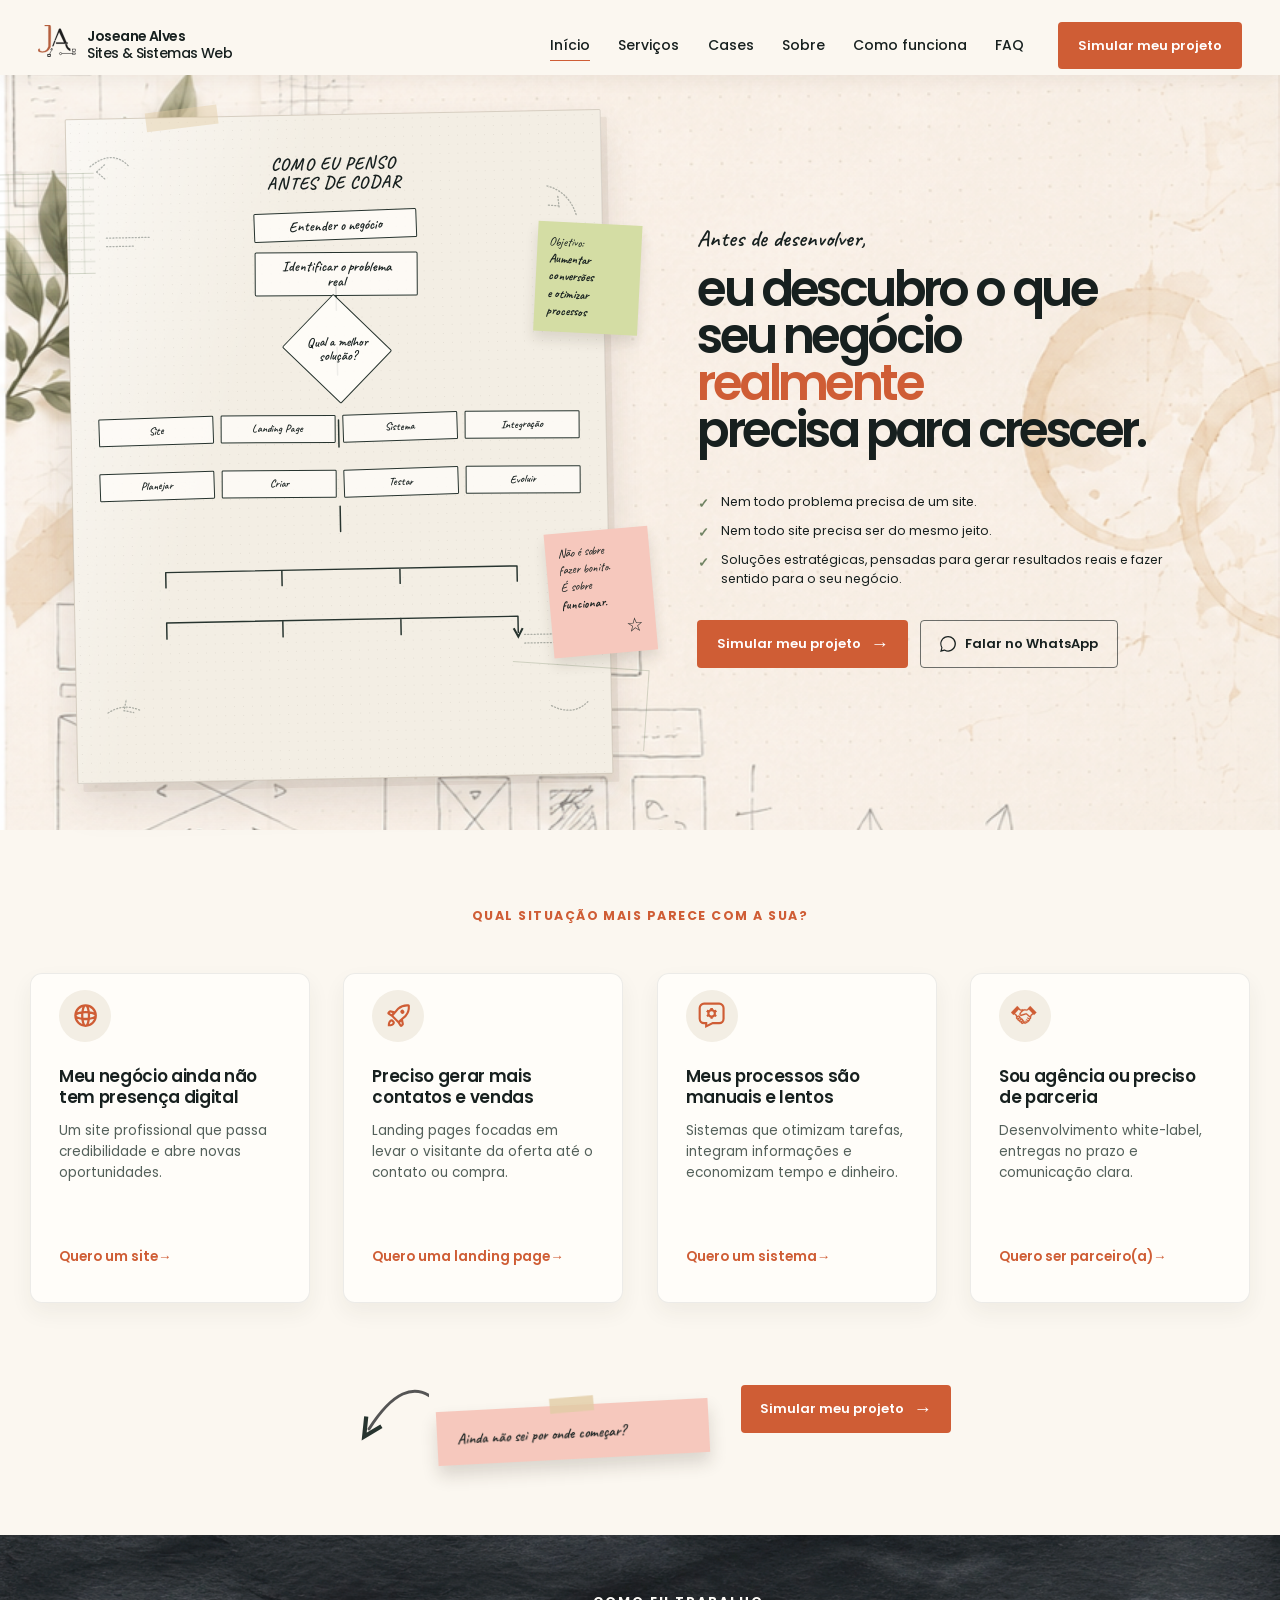
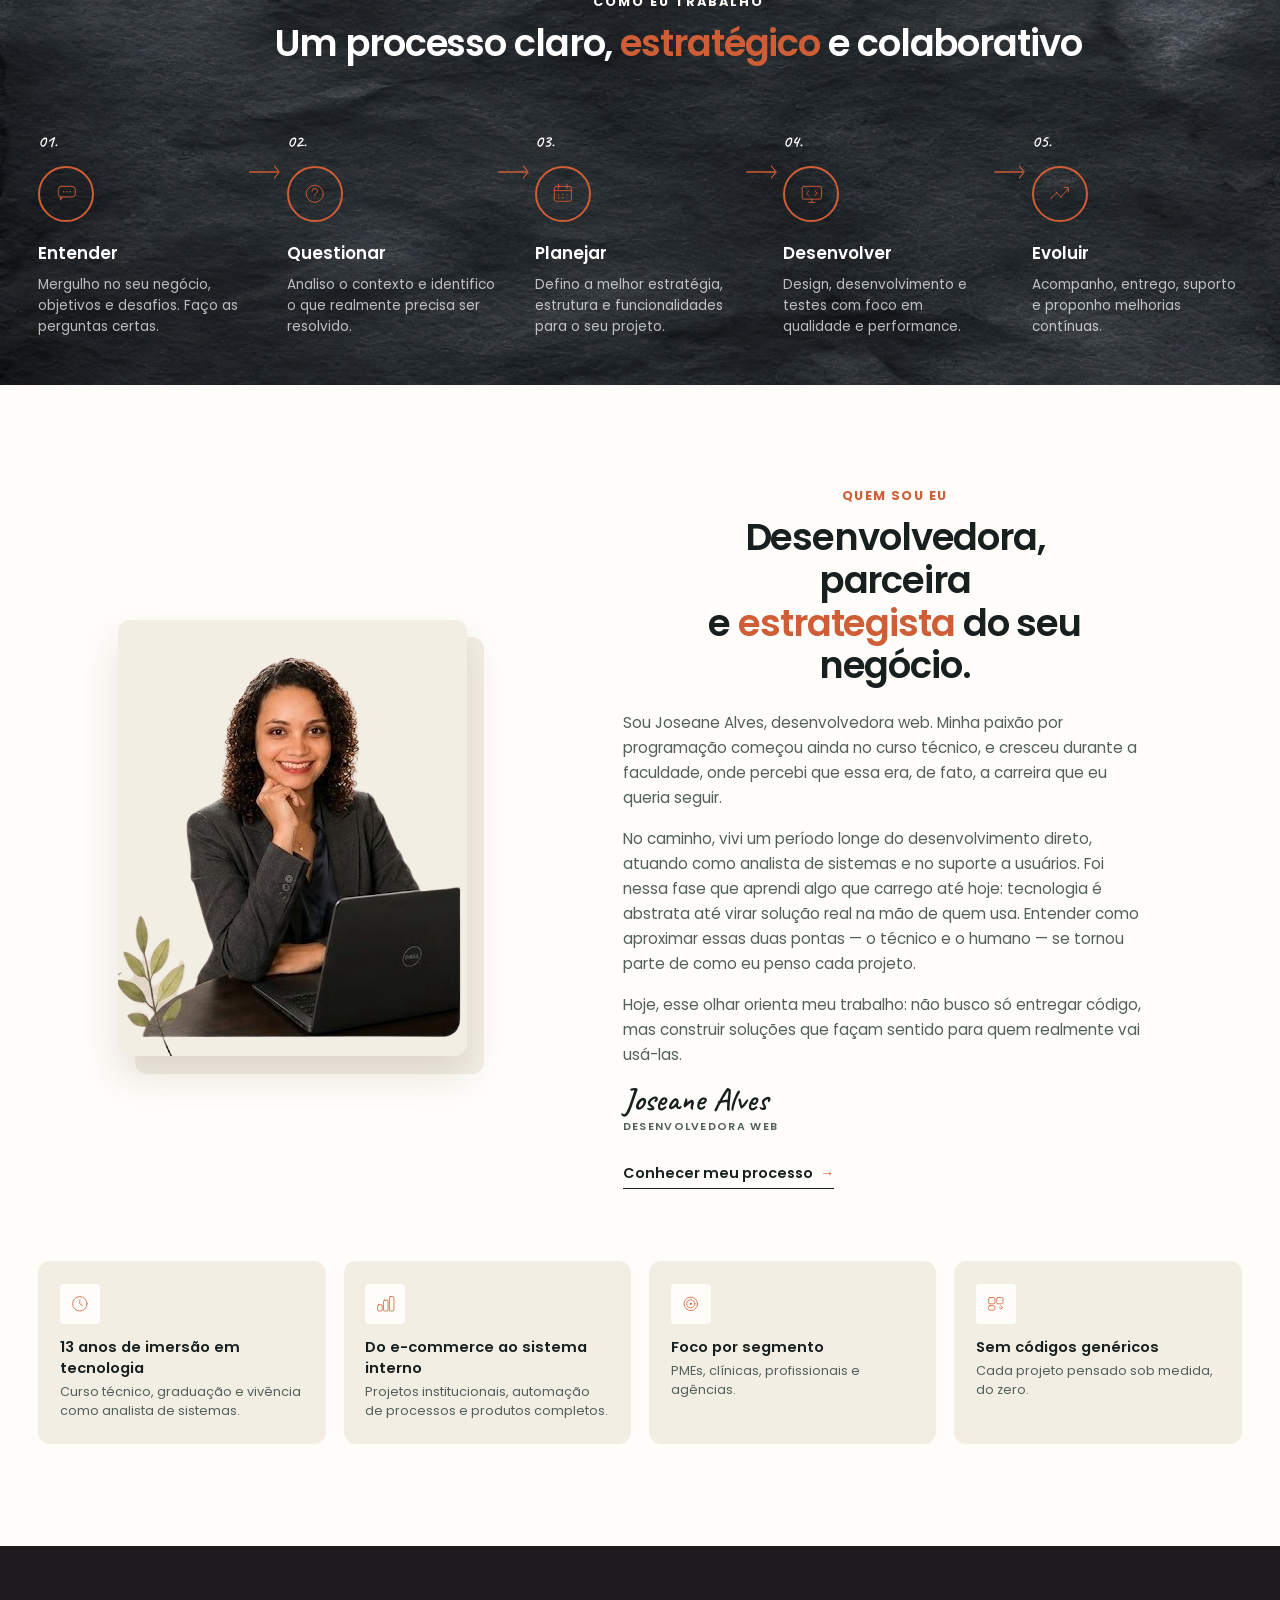
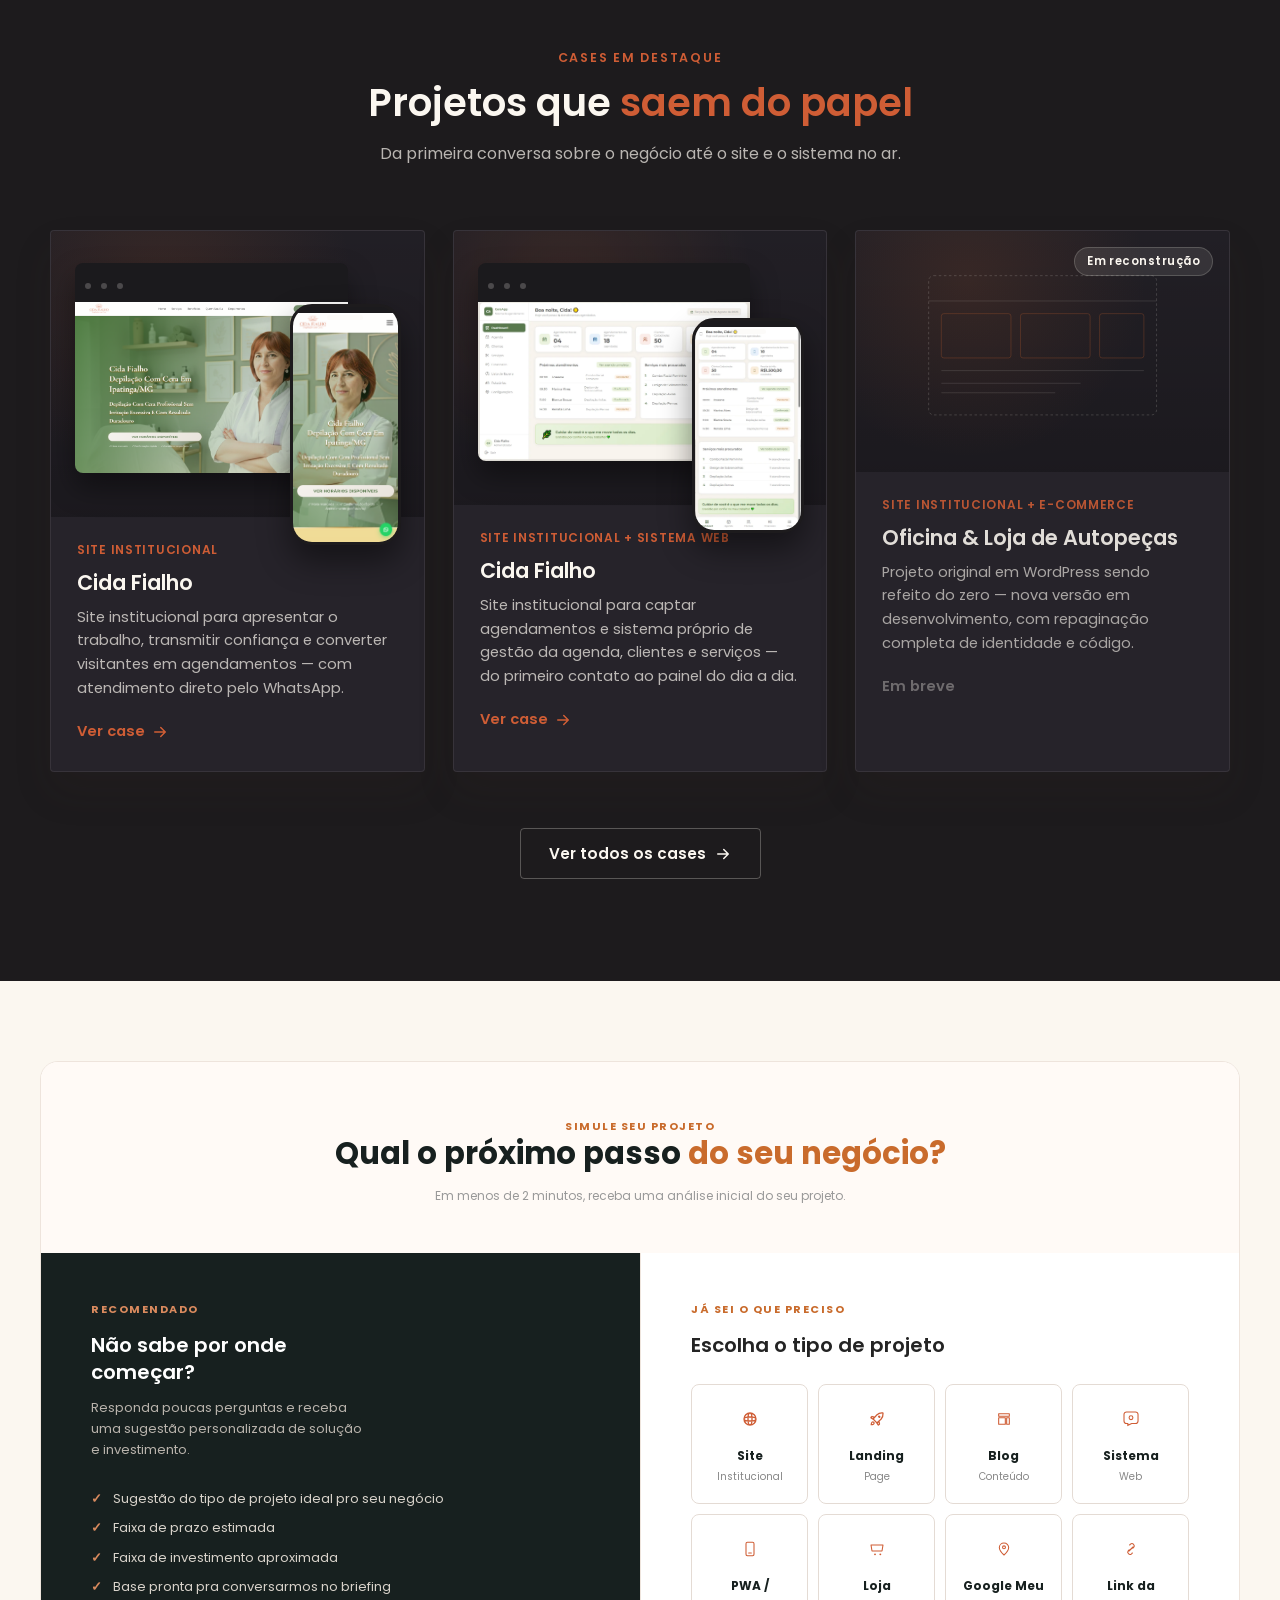
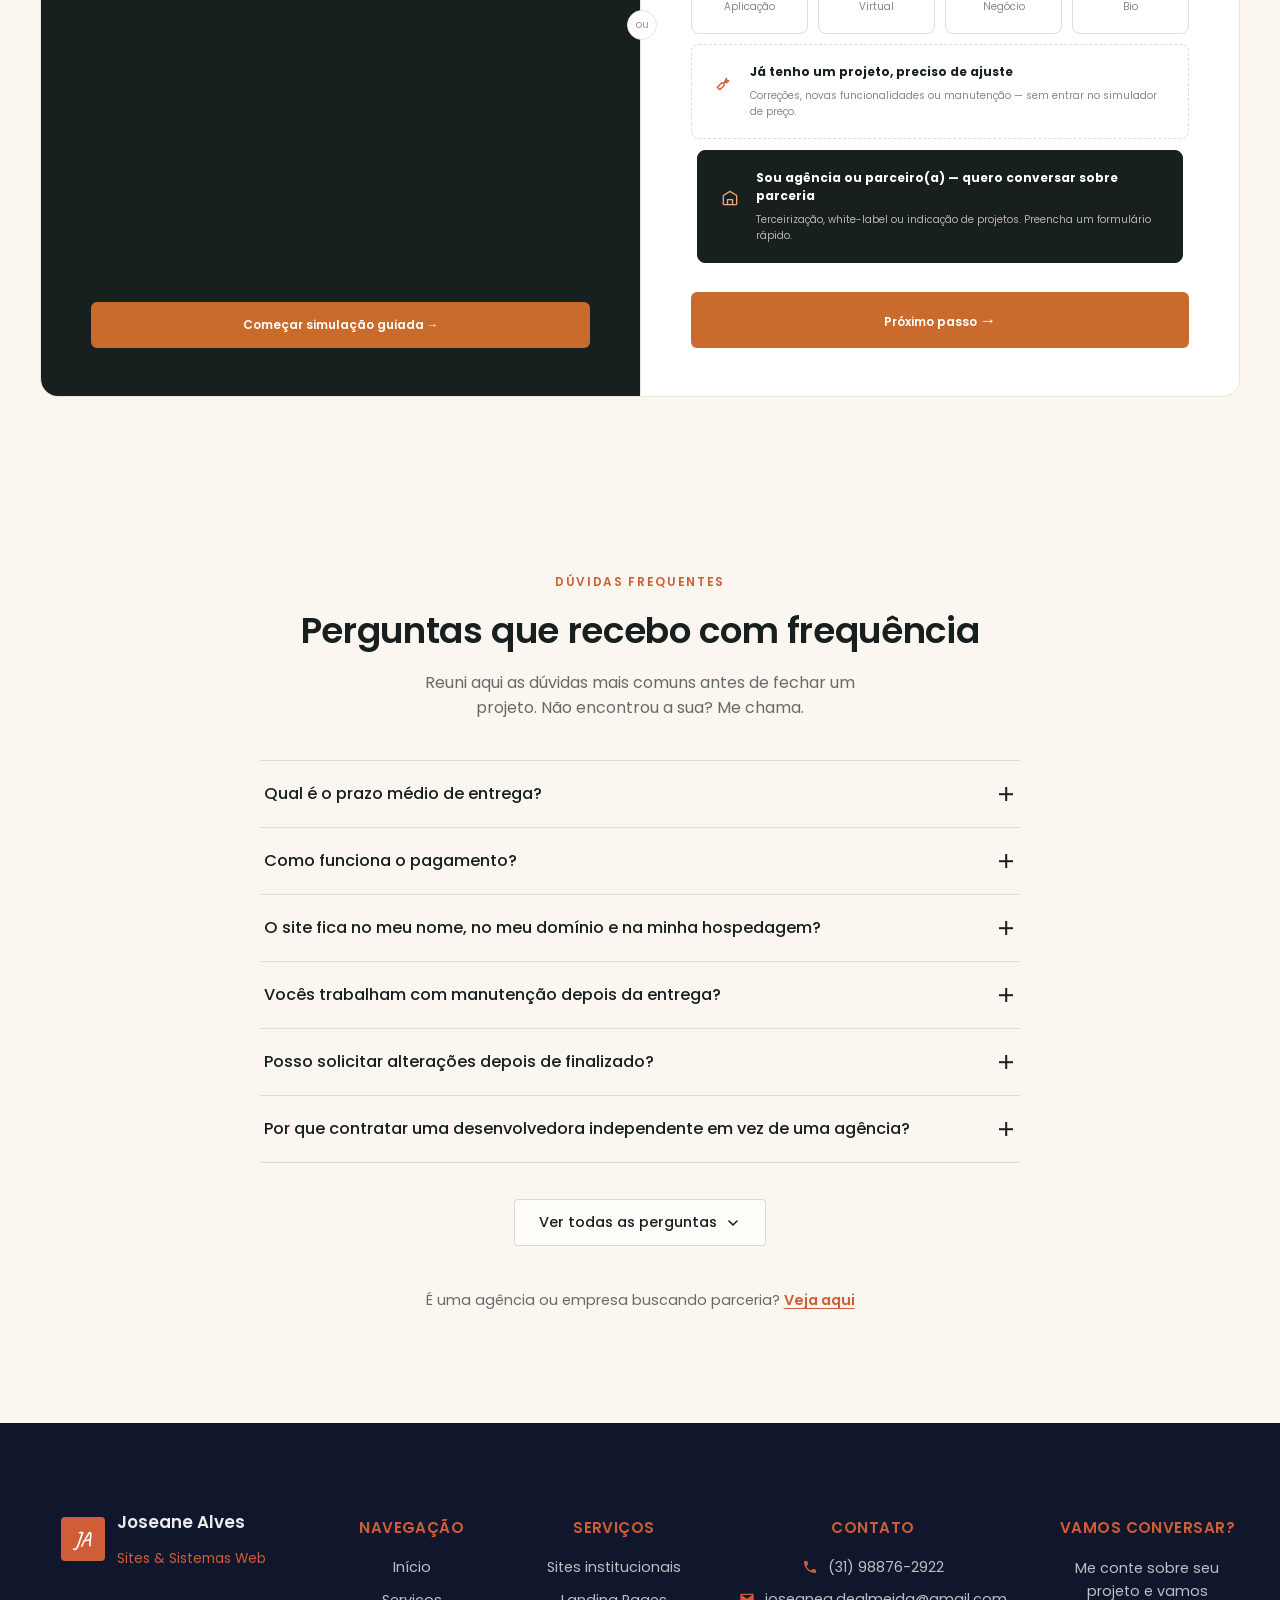
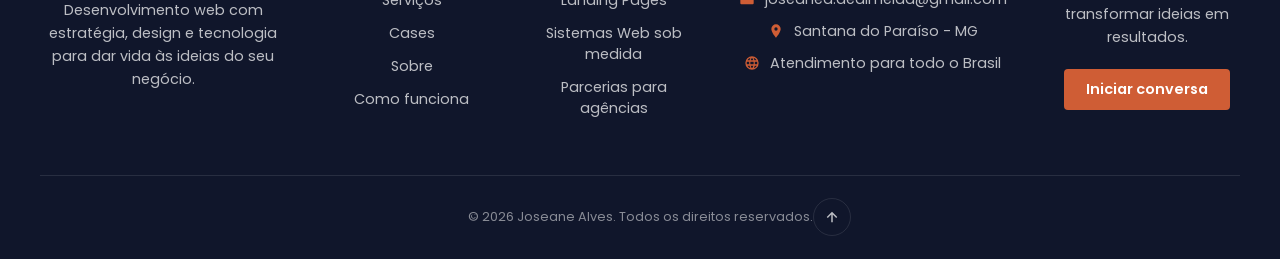
<file: index.html>
<!doctype html>
<html lang="pt-BR" class="is-mobile-hero">

<head>
  <!-- Metadados mínimos para uma página responsiva e encontrável. -->
  <meta charset="UTF-8">
  <meta name="viewport" content="width=device-width, initial-scale=1.0">
  <meta name="description"
    content="Joseane Alves — Sites e Sistemas Web pensados de forma estratégica para o seu negócio.">
  <link rel="icon" href="assets/svg/logo-joseane-alves.svg" type="image/x-icon">
  <title>Joseane Alves | Sites &amp; Sistemas Web</title>
  <!-- Poppins organiza a interface; Caveat dá o tom humano aos elementos de processo. -->
  <link rel="preconnect" href="https://fonts.googleapis.com">
  <link rel="preconnect" href="https://fonts.gstatic.com" crossorigin>
  <link
    href="https://fonts.googleapis.com/css2?family=Caveat:wght@500;600;700&amp;family=Poppins:wght@400;500;600;700&amp;display=swap"
    rel="stylesheet">
  <link rel="stylesheet" href="https://cloudflare.com">
  <link rel="stylesheet" href="css/style.css">
  <link rel="stylesheet" href="components/PostIt.css">
  <link rel="stylesheet" href="components/section-situacao.css">
  <link rel="stylesheet" href="components/simulador.css">
  <link rel="stylesheet" href="components/SituationCard.css">
  <link rel="stylesheet" href="components/section-como-funciona.css">
  <link rel="stylesheet" href="components/section-sobre.css">
  <link rel="stylesheet" href="components/cases.css">
  <link rel="stylesheet" href="components/faq.css">
  <link rel="stylesheet" href="components/whatsapp-flutuante.css">
  <link rel="stylesheet" href="components/rodape.css">
</head>

<body>
  <!-- HEADER: marca, navegação desktop e gatilho acessível do menu móvel. -->
  <header class="site-header">
    <div class="site-header__inner container">
      <!-- A marca é um link para o início para facilitar o retorno à Hero. -->
      <a class="brand" href="#inicio" aria-label="Joseane Alves — início">
        <img class="logo brand__monogram" aria-hidden="true" src="assets/svg/logo-joseane-alves.svg" alt="Logomarca Joseane Alves Sites & Sistemas WEB">
        <span class="brand__name">Joseane Alves<small>Sites &amp; Sistemas Web</small></span>
      </a>
<!-- 
      <a class="brand" href="#inicio" aria-label="Joseane Alves — início">
        <span class="brand__monogram" aria-hidden="true">JA</span>
        <span class="brand__name">Joseane Alves<small>Sites &amp; Sistemas Web</small></span>
      </a> -->

      <!-- Esta navegação só aparece acima do breakpoint de tablet. -->
      <nav class="desktop-nav" aria-label="Navegação principal">
        <a aria-current="page" href="#inicio">Início</a>
        <a href="#servicos">Serviços</a>
        <a href="#cases">Cases</a>
        <a href="#sobre">Sobre</a>
        <a href="#como-funciona">Como funciona</a>
        <a href="#faq">FAQ</a>
      </nav>

      <a class="header-cta" href="#simulador">Simular meu projeto</a>

      <!-- aria-controls aponta para #mobile-menu; o JS atualiza aria-expanded. -->
      <button class="menu-toggle" type="button" aria-expanded="false" aria-controls="mobile-menu">
        <span class="sr-only">Abrir menu</span>
        <span aria-hidden="true"></span><span aria-hidden="true"></span><span aria-hidden="true"></span>
      </button>
    </div>

    <!-- O atributo hidden garante que o menu fechado não receba foco. -->
    <nav class="mobile-nav" id="mobile-menu" aria-label="Navegação móvel" hidden>
      <div class="container mobile-nav__inner">
        <a aria-current="page" href="#inicio">Início</a>
        <a href="#servicos">Serviços</a><a href="#cases">Cases</a><a href="#sobre">Sobre</a>
        <a href="#como-funciona">Como funciona</a><a href="#faq">FAQ</a>
        <a class="button button--primary" href="#simulador">Simular meu projeto <span aria-hidden="true">→</span></a>
      </div>
    </nav>
  </header>

  <main id="inicio">
    <!-- HERO: a única seção desta primeira etapa. -->
    <section class="hero" aria-labelledby="hero-title">
      <div class="hero__inner container">
        <!-- Coluna editorial: mantém o único h1 do documento. -->
        <div class="hero__copy">
          <p class="hero__eyebrow">Antes de desenvolver,</p>
          <h1 id="hero-title">eu descubro o que<br>seu negócio <em>realmente</em><br>precisa para crescer.</h1>

          <ul class="hero__points">
            <li>Nem todo problema precisa de um site.</li>
            <li>Nem todo site precisa ser do mesmo jeito.</li>
            <li>Soluções estratégicas, pensadas para gerar resultados reais e fazer sentido para o seu negócio.</li>
          </ul>

          <div class="hero__actions">
            <a class="button button--primary" href="#simulador">Simular meu projeto <span
                aria-hidden="true">→</span></a>
            <!-- Troque somente WHATSAPP_NUMBER por DDI + DDD + número, sem espaços. -->
            <a class="button button--secondary" href="https://wa.me/5531988762922" data-whatsapp-link>
              <svg aria-hidden="true" viewBox="0 0 24 24">
                <path
                  d="M20.5 3.5A11.7 11.7 0 0 0 12.1 0C5.6 0 .4 5.3.4 11.8c0 2.1.6 4.1 1.6 5.8L.2 24l6.6-1.7a11.6 11.6 0 0 0 5.3 1.3h.1c6.5 0 11.7-5.3 11.7-11.8 0-3.1-1.2-6.1-3.4-8.3Zm-8.4 18.1h-.1a9.7 9.7 0 0 1-4.9-1.3l-.4-.2-3.9 1 1-3.8-.3-.4a9.9 9.9 0 1 1 8.6 4.7Z" />
              </svg>
              Falar no WhatsApp
            </a>
          </div>
        </div>

        <!-- Coluna visual: fluxo composto por HTML; o SVG complementa apenas as conexões. -->
        <div class="hero__visual" aria-label="Fluxograma: como eu penso antes de codar">
          <!-- Desktop -->
          <div class="paper-flow">
            <div class="paper-flow__tape" aria-hidden="true"></div>
            <!-- Rabiscos sutis para tirar o aspecto geométrico/corporativo do papel. -->
            <svg class="flow-doodle" viewBox="0 0 500 620" preserveAspectRatio="none" aria-hidden="true">
              <path
                d="M22 44c14-11 26-11 36 0m-30 5 8 7m-8-7 8-7M449 70c14 4 23 14 27 28m-26-10 10 1m-1-9 1 10M29 555c9-6 20-7 30-2m-13-9-2 9 9 2M444 556c13 7 25 6 34-3" />
              <path d="M36 111h42m-42 8h25M420 489h43m-43 8h29" />
            </svg>
            <p class="flow-title">Como eu penso<br>antes de codar</p>

            <!-- Post-its independentes: fáceis de editar sem tocar no diagrama. -->
            <div class="sticky sticky--goal">Objetivo:<br><strong>Aumentar conversões<br>e otimizar processos</strong>
            </div>
            <div class="sticky sticky--function">Não é sobre<br>fazer bonito.<br>É
              sobre<br><strong>funcionar.</strong><span aria-hidden="true">☆</span></div>

            <!-- Linhas do fluxo. viewBox mantém a proporção ao redimensionar o papel. -->
            <svg class="flow-lines" viewBox="0 0 500 620" preserveAspectRatio="none" aria-hidden="true">
              <defs>
                <marker id="arrow" markerWidth="9" markerHeight="9" refX="4" refY="4" orient="auto">
                  <path d="M1 1 7 4 1 7" fill="none" stroke="currentColor" stroke-width="1.4" />
                </marker>
              </defs>
              <path class="flow-line"
                d="M250 95 L250 126 M250 167 L250 198 M250 248 L250 278 M250 344 L250 372 M67 414 H433 M67 414 V431 M188 414 V431 M311 414 V431 M433 414 V431 M67 470 H433 M67 470 V488 M188 470 V488 M311 470 V488 M433 470 V488"
                marker-end="url(#arrow)" />
            </svg>

            <!-- Etapas principais. Mantê-las em HTML preserva leitura e adaptação responsiva. -->
            <ol class="flow-steps">
              <li class="flow-step flow-step--understand"><span>Entender o negócio</span></li>
              <li class="flow-step flow-step--identify"><span>Identificar o problema<br>real</span></li>
              <li class="flow-step flow-step--decision"><span>Qual a melhor<br>solução?</span></li>
            </ol>
            <div class="flow-solutions" aria-label="Soluções possíveis"><span>Site</span><span>Landing
                Page</span><span>Sistema</span><span>Integração</span></div>
            <div class="flow-process" aria-label="Etapas do processo">
              <span>Planejar</span><span>Criar</span><span>Testar</span><span>Evoluir</span>
            </div>

            <!-- Em celular, o resumo é inicial e details dá acesso ao conteúdo completo sem JavaScript. -->
            <details class="mobile-flow-details">
              <summary>Ver fluxo completo</summary>
              <div>
                <p><strong>Soluções</strong></p>
                <p>Site · Landing Page · Sistema · Integração</p>
                <p><strong>Processo</strong></p>
                <p>Planejar · Criar · Testar · Evoluir</p>
              </div>
            </details>
          </div>

          <!-- Tablet/Mobile -->
          <picture class="paper-image">

            <source media="(max-width:560px)" srcset="assets/svg/Folha-papel-mobile.svg">

            <img src="assets/svg/Folha-papel-tablet.svg" alt="Fluxograma ilustrando meu processo de trabalho.">

          </picture>

        </div>
      </div>
    </section>
    </div>

    <!-- ============================================================
     SEÇÃO: Qual situação mais parece com a sua
     ============================================================ -->
    <section class="situacao" id="situacao" aria-labelledby="situacao-titulo">
      <div class="container situacao__inner">

        <p class="situacao__eyebrow" id="situacao-titulo">Qual situação mais parece com a sua?</p>

        <div class="situacao__grid" data-situacao-grid>

          <!-- Card 1 -->
          <details class="situation-card" open style="--card-delay: 80ms;">
            <summary class="situation-card__summary">
              <span class="situation-card__icon-wrap">
                <svg class="situation-card__icon" width="16px" height="16px" viewBox="0 0 24 24" fill="none"
                  xmlns="http://www.w3.org/2000/svg">
                  <g id="SVGRepo_bgCarrier" stroke-width="0"></g>
                  <g id="SVGRepo_tracerCarrier" stroke-linecap="round" stroke-linejoin="round"></g>
                  <g id="SVGRepo_iconCarrier">
                    <path
                      d="M21 12C21 16.9706 16.9706 21 12 21M21 12C21 7.02944 16.9706 3 12 3M21 12C21 13.6569 16.9706 15 12 15C7.02944 15 3 13.6569 3 12M21 12C21 10.3431 16.9706 9 12 9C7.02944 9 3 10.3431 3 12M12 21C7.02944 21 3 16.9706 3 12M12 21C10.3431 21 9 16.9706 9 12C9 7.02944 10.3431 3 12 3M12 21C13.6569 21 15 16.9706 15 12C15 7.02944 13.6569 3 12 3M3 12C3 7.02944 7.02944 3 12 3"
                      stroke="#cf5d35" stroke-width="2" stroke-linecap="round" stroke-linejoin="round"></path>
                  </g>
                </svg>
              </span>
              <h3 class="situation-card__title">Meu negócio ainda não tem presença digital</h3>
              <svg class="situation-card__chevron" viewBox="0 0 20 20" fill="none" xmlns="http://www.w3.org/2000/svg"
                aria-hidden="true" focusable="false">
                <path d="M7 4L13 10L7 16" stroke="currentColor" stroke-width="1.8" stroke-linecap="round"
                  stroke-linejoin="round" />
              </svg>
            </summary>
            <div class="situation-card__content">
              <div class="situation-card__content-inner">
                <p class="situation-card__text">Um site profissional que passa credibilidade e abre novas oportunidades.
                </p>
                <a class="situation-card__link" href="#simulador" data-projeto="site">Quero um site <span aria-hidden="true">→</span></a>
              </div>
            </div>
          </details>

          <!-- Card 2 -->
          <details class="situation-card" open style="--card-delay: 80ms;">
            <summary class="situation-card__summary">
              <span class="situation-card__icon-wrap">
                <svg class="situation-card__icon" fill="#cf5d35" width="16px" height="16px" viewBox="0 0 16 16"
                  xmlns="http://www.w3.org/2000/svg">
                  <g id="SVGRepo_bgCarrier" stroke-width="0"></g>
                  <g id="SVGRepo_tracerCarrier" stroke-linecap="round" stroke-linejoin="round"></g>
                  <g id="SVGRepo_iconCarrier">
                    <path
                      d="M2.67 10.73a3.52 3.52 0 0 0-.94 1.93 5 5 0 0 0-.07 1.1v.58h.8a5.05 5.05 0 0 0 .88-.08 3.46 3.46 0 0 0 1.93-.94 1.76 1.76 0 0 0-.14-2.48 1.76 1.76 0 0 0-2.46-.11zm1.74 1.73a2.26 2.26 0 0 1-1.26.6h-.22v-.22a2.26 2.26 0 0 1 .6-1.26.36.36 0 0 1 .24-.08.67.67 0 0 1 .47.22.54.54 0 0 1 .17.74zM14.65 2.24a.91.91 0 0 0-.89-.89A8.75 8.75 0 0 0 7.27 3.5L5.64 5.4l-2.4-.5a1 1 0 0 0-.92.27l-.68.68a1 1 0 0 0-.28.81 1 1 0 0 0 .45.74l2.06 1.32.13.08 3.2 3.25.08.08 1.32 2.06a1 1 0 0 0 .74.45h.11a1 1 0 0 0 .7-.29l.68-.68a1 1 0 0 0 .27-.92l-.5-2.39 1.84-1.58a8.79 8.79 0 0 0 2.21-6.54zM3.11 6.15l1.32.28-.64.75-1-.67zm6.38 7.1-.67-1 .75-.64.28 1.32zm2.39-5.11.18.17zm-.28-.28L7.92 11 5 8.08 8.14 4.4a7.44 7.44 0 0 1 5.26-1.8 7.48 7.48 0 0 1-1.8 5.26z">
                    </path>
                    <path d="M11.13 6.63a1.19 1.19 0 0 0-.06-1.7 1.16 1.16 0 1 0-1.64 1.63 1.2 1.2 0 0 0 1.7.07z">
                    </path>
                  </g>
                </svg>
              </span>
              <h3 class="situation-card__title">Preciso gerar mais contatos e vendas</h3>
              <svg class="situation-card__chevron" viewBox="0 0 20 20" fill="none" xmlns="http://www.w3.org/2000/svg"
                aria-hidden="true" focusable="false">
                <path d="M7 4L13 10L7 16" stroke="currentColor" stroke-width="1.8" stroke-linecap="round"
                  stroke-linejoin="round" />
              </svg>
            </summary>
            <div class="situation-card__content">
              <div class="situation-card__content-inner">
                <p class="situation-card__text">Landing pages focadas em levar o visitante da oferta até o contato ou
                  compra.</p>
                <a class="situation-card__link" href="#simulador" data-projeto="landing-page">Quero uma landing page <span
                    aria-hidden="true">→</span></a>
              </div>
            </div>
          </details>

          <!-- Card 3 -->
          <details class="situation-card" open style="--card-delay: 160ms;">
            <summary class="situation-card__summary">
              <span class="situation-card__icon-wrap">
                <svg class="situation-card__icon" width="16px" height="16px" viewBox="0 0 24 24" id="Layer_1"
                  data-name="Layer 1" xmlns="http://www.w3.org/2000/svg" fill="none" stroke="none">
                  <g id="SVGRepo_bgCarrier" stroke-width="0"></g>
                  <g id="SVGRepo_tracerCarrier" stroke-linecap="round" stroke-linejoin="round"></g>
                  <g id="SVGRepo_iconCarrier">
                    <defs>
                      <style>
                        .cls-1 {
                          fill: none;
                          stroke: #cf5d35;
                          stroke-miterlimit: 10;
                          stroke-width: 1.91px;
                        }
                      </style>
                    </defs>
                    <circle class="cls-1" cx="12" cy="10.07" r="2.86"></circle>
                    <line class="cls-1" x1="12" y1="7.2" x2="12" y2="5.3"></line>
                    <line class="cls-1" x1="12" y1="7.2" x2="12" y2="5.3"></line>
                    <line class="cls-1" x1="12" y1="14.84" x2="12" y2="12.93"></line>
                    <line class="cls-1" x1="9.52" y1="8.64" x2="7.87" y2="7.68"></line>
                    <line class="cls-1" x1="9.52" y1="8.64" x2="7.87" y2="7.68"></line>
                    <line class="cls-1" x1="16.13" y1="12.45" x2="14.48" y2="11.5"></line>
                    <line class="cls-1" x1="14.48" y1="8.64" x2="16.13" y2="7.68"></line>
                    <line class="cls-1" x1="14.48" y1="8.64" x2="16.13" y2="7.68"></line>
                    <line class="cls-1" x1="7.87" y1="12.45" x2="9.52" y2="11.5"></line>
                    <path class="cls-1"
                      d="M1.5,5.3v9.54a3.82,3.82,0,0,0,3.82,3.82H7.23v2.86L13,18.66h5.73a3.82,3.82,0,0,0,3.82-3.82V5.3a3.82,3.82,0,0,0-3.82-3.82H5.32A3.82,3.82,0,0,0,1.5,5.3Z">
                    </path>
                  </g>
                </svg>

              </span>
              <h3 class="situation-card__title">Meus processos são manuais e lentos</h3>
              <svg class="situation-card__chevron" viewBox="0 0 20 20" fill="none" xmlns="http://www.w3.org/2000/svg"
                aria-hidden="true" focusable="false">
                <path d="M7 4L13 10L7 16" stroke="currentColor" stroke-width="1.8" stroke-linecap="round"
                  stroke-linejoin="round" />
              </svg>
            </summary>
            <div class="situation-card__content">
              <div class="situation-card__content-inner">
                <p class="situation-card__text">Sistemas que otimizam tarefas, integram informações e economizam tempo e
                  dinheiro.</p>
                <a class="situation-card__link" href="#simulador" data-projeto="sistema">Quero um sistema <span aria-hidden="true">→</span></a>
              </div>
            </div>
          </details>

          <!-- Card 4 -->
          <details class="situation-card" open style="--card-delay: 240ms;">
            <summary class="situation-card__summary">
              <span class="situation-card__icon-wrap">
                <img class="situation-card__icon" src="assets/svg/Vector.svg" alt="Sou agência ou preciso de parceria">
              </span>
              <h3 class="situation-card__title">Sou agência ou preciso de parceria</h3>
              <svg class="situation-card__chevron" viewBox="0 0 20 20" fill="none" xmlns="http://www.w3.org/2000/svg"
                aria-hidden="true" focusable="false">
                <path d="M7 4L13 10L7 16" stroke="currentColor" stroke-width="1.8" stroke-linecap="round"
                  stroke-linejoin="round" />
              </svg>
            </summary>
            <div class="situation-card__content">
              <div class="situation-card__content-inner">
                <p class="situation-card__text">Desenvolvimento white-label, entregas no prazo e comunicação clara.</p>
                <a class="situation-card__link" href="#simulador" data-abrir="agencia">Quero ser parceiro(a) <span
                    aria-hidden="true">→</span></a>
              </div>
            </div>
          </details>

        </div>

        <div class="situacao__footer" data-situacao-footer>
          <div class="situacao__prompt">
            <svg xmlns="http://w3.org" viewBox="0 0 100 100" width="100" height="100">
              <defs>
                <!-- Definição da ponta da seta em V (estilo desenho à mão) -->
                <marker id="arrow" viewBox="0 0 10 10" refX="6" refY="5" markerWidth="8" markerHeight="8"
                  orient="auto-start-reverse">
                  <path d="M 2 2 L 7 5 L 2 8" fill="none" stroke="#555" stroke-width="1.5" stroke-linecap="round"
                    stroke-linejoin="round" />
                </marker>
              </defs>

              <!-- O traçado começa na direita (105,40), sobe em arco e desce apontando para a esquerda (40,70) -->
              <path d="M 105 40 Q 75 15 40 70" fill="none" stroke="#555" stroke-width="3" stroke-linecap="round"
                marker-end="url(#arrow)" />
            </svg>


            <div class="post-it" style="--tilt: -3deg;" tabindex="0">
              <p class="post-it__line post-it__line--main">Ainda não sei por onde começar?</p>
              <p class="post-it__line post-it__line--reveal">Tudo bem. Eu descubro isso junto com você.</p>
            </div>
          </div>

          <a class="button button--primary situacao__cta" href="#simulador">
            Simular meu projeto <span aria-hidden="true">→</span>
          </a>
        </div>

      </div>
    </section>
    <!-- ============================================================
     SEÇÃO: Como eu trabalho
     Fundo: Dark Midnight Navy — a "virada tecnológica" da alternância
     clean/dark combinada com você.
     Depende de: components/section-como-funciona.css
                 components/section-como-funciona.js
     Token NOVO a somar em :root (bloco 1 do style.css): --midnight,
     --midnight-line, --midnight-ink. Ver comentário no topo do CSS.
     ============================================================ -->
    <section class="como-funciona" id="como-funciona" aria-labelledby="como-funciona-titulo">
      <div class="container como-funciona__inner">

        <header class="como-funciona__header">
          <p class="como-funciona__eyebrow">Como eu trabalho</p>
          <h2 class="como-funciona__titulo" id="como-funciona-titulo">
            Um processo claro, <em>estratégico</em> e colaborativo
          </h2>
        </header>

        <ol class="como-funciona__etapas" data-como-funciona-etapas>

          <!-- Etapa 01 — Entender -->
          <li class="como-funciona__etapa" data-etapa="1" style="--etapa-delay: 0ms;">
            <span class="como-funciona__numero">01.</span>
            <span class="como-funciona__icone-wrap">
              <svg class="como-funciona__icone" viewBox="0 0 48 48" fill="none" stroke="var(--terracotta)"
                stroke-width="1.75" stroke-linecap="round" stroke-linejoin="round" aria-hidden="true">
                <rect x="8" y="10" width="32" height="20" rx="6" />
                <path d="M16 30l-4 6v-6" />
                <circle cx="18" cy="20" r="1.4" fill="var(--terracotta)" stroke="none" />
                <circle cx="24" cy="20" r="1.4" fill="var(--terracotta)" stroke="none" />
                <circle cx="30" cy="20" r="1.4" fill="var(--terracotta)" stroke="none" />
              </svg>
            </span>
            <h3 class="como-funciona__etapa-titulo">Entender</h3>
            <p class="como-funciona__etapa-texto">Mergulho no seu negócio, objetivos e desafios. Faço as perguntas
              certas.</p>
          </li>

          <li class="como-funciona__conector" aria-hidden="true" style="--etapa-delay: 80ms;">
            <svg viewBox="0 0 64 24" preserveAspectRatio="none">
              <line x1="2" y1="12" x2="50" y2="12" />
              <path d="M44 6l8 6-8 6" />
            </svg>
          </li>

          <!-- Etapa 02 — Questionar -->
          <li class="como-funciona__etapa" data-etapa="2" style="--etapa-delay: 160ms;">
            <span class="como-funciona__numero">02.</span>
            <span class="como-funciona__icone-wrap">
              <svg class="como-funciona__icone" viewBox="0 0 48 48" fill="none" stroke="var(--terracotta)"
                stroke-width="1.75" stroke-linecap="round" stroke-linejoin="round" aria-hidden="true">
                <circle cx="24" cy="24" r="16" />
                <path d="M19 19a5 5 0 1 1 7.5 4.3c-1.8 1-2.5 1.9-2.5 3.7" />
                <circle cx="24" cy="33" r="0.9" fill="var(--terracotta)" stroke="none" />
              </svg>
            </span>
            <h3 class="como-funciona__etapa-titulo">Questionar</h3>
            <p class="como-funciona__etapa-texto">Analiso o contexto e identifico o que realmente precisa ser resolvido.
            </p>
          </li>

          <li class="como-funciona__conector" aria-hidden="true" style="--etapa-delay: 240ms;">
            <svg viewBox="0 0 64 24" preserveAspectRatio="none">
              <line x1="2" y1="12" x2="50" y2="12" />
              <path d="M44 6l8 6-8 6" />
            </svg>
          </li>

          <!-- Etapa 03 — Planejar -->
          <li class="como-funciona__etapa" data-etapa="3" style="--etapa-delay: 320ms;">
            <span class="como-funciona__numero">03.</span>
            <span class="como-funciona__icone-wrap">
              <svg class="como-funciona__icone" viewBox="0 0 48 48" fill="none" stroke="var(--terracotta)"
                stroke-width="1.75" stroke-linecap="round" stroke-linejoin="round" aria-hidden="true">
                <rect x="8" y="10" width="32" height="28" rx="4" />
                <line x1="8" y1="18" x2="40" y2="18" />
                <line x1="16" y1="6" x2="16" y2="14" />
                <line x1="32" y1="6" x2="32" y2="14" />
                <circle cx="16" cy="26" r="1.3" fill="var(--terracotta)" stroke="none" />
                <circle cx="24" cy="26" r="1.3" fill="var(--terracotta)" stroke="none" />
                <circle cx="32" cy="26" r="1.3" fill="var(--terracotta)" stroke="none" />
                <circle cx="16" cy="32" r="1.3" fill="var(--terracotta)" stroke="none" />
                <circle cx="24" cy="32" r="1.3" fill="var(--terracotta)" stroke="none" />
              </svg>
            </span>
            <h3 class="como-funciona__etapa-titulo">Planejar</h3>
            <p class="como-funciona__etapa-texto">Defino a melhor estratégia, estrutura e funcionalidades para o seu
              projeto.</p>
          </li>

          <li class="como-funciona__conector" aria-hidden="true" style="--etapa-delay: 400ms;">
            <svg viewBox="0 0 64 24" preserveAspectRatio="none">
              <line x1="2" y1="12" x2="50" y2="12" />
              <path d="M44 6l8 6-8 6" />
            </svg>
          </li>

          <!-- Etapa 04 — Desenvolver -->
          <li class="como-funciona__etapa" data-etapa="4" style="--etapa-delay: 480ms;">
            <span class="como-funciona__numero">04.</span>
            <span class="como-funciona__icone-wrap">
              <svg class="como-funciona__icone" viewBox="0 0 48 48" fill="none" stroke="var(--terracotta)"
                stroke-width="1.75" stroke-linecap="round" stroke-linejoin="round" aria-hidden="true">
                <rect x="6" y="10" width="36" height="24" rx="3" />
                <line x1="18" y1="40" x2="30" y2="40" />
                <line x1="24" y1="34" x2="24" y2="40" />
                <path d="M18 19l-4 4 4 4" />
                <path d="M30 19l4 4-4 4" />
              </svg>
            </span>
            <h3 class="como-funciona__etapa-titulo">Desenvolver</h3>
            <p class="como-funciona__etapa-texto">Design, desenvolvimento e testes com foco em qualidade e performance.
            </p>
          </li>

          <li class="como-funciona__conector" aria-hidden="true" style="--etapa-delay: 560ms;">
            <svg viewBox="0 0 64 24" preserveAspectRatio="none">
              <line x1="2" y1="12" x2="50" y2="12" />
              <path d="M44 6l8 6-8 6" />
            </svg>
          </li>

          <!-- Etapa 05 — Evoluir -->
          <li class="como-funciona__etapa" data-etapa="5" style="--etapa-delay: 640ms;">
            <span class="como-funciona__numero">05.</span>
            <span class="como-funciona__icone-wrap">
              <svg class="como-funciona__icone" viewBox="0 0 48 48" fill="none" stroke="var(--terracotta)"
                stroke-width="1.75" stroke-linecap="round" stroke-linejoin="round" aria-hidden="true">
                <path d="M8 32l10-10 8 8 14-16" />
                <path d="M32 12h8v8" />
                <circle cx="8" cy="32" r="1.4" fill="var(--terracotta)" stroke="none" />
                <circle cx="18" cy="22" r="1.4" fill="var(--terracotta)" stroke="none" />
                <circle cx="26" cy="30" r="1.4" fill="var(--terracotta)" stroke="none" />
              </svg>
            </span>
            <h3 class="como-funciona__etapa-titulo">Evoluir</h3>
            <p class="como-funciona__etapa-texto">Acompanho, entrego, suporto e proponho melhorias contínuas.</p>
          </li>

        </ol>

        <!-- <a class="como-funciona__cta" href="#processo-detalhado" style="--etapa-delay: 760ms;">
          Ver todos os detalhes do processo <span aria-hidden="true">→</span>
        </a> -->

      </div>
    </section>
    <!-- ============================================================
     SEÇÃO: Quem sou eu
     Fundo: Clean — ambiente mais humano e pessoal do site, melhor
     lugar para a foto. Fala de trajetória e credibilidade pessoal;
     etapas/metodologia ficam reservadas para #como-funciona, para
     não repetir conteúdo entre seções.
     Depende de: components/section-sobre.css
                 components/section-sobre.js
     ============================================================ -->
    <section class="sobre" id="sobre" aria-labelledby="sobre-titulo">
      <div class="container sobre__inner" data-sobre-animar>

        <div class="sobre__grid">

          <!-- Coluna visual: foto + moldura decorativa + galho.
               Troque assets/img/joseane-foto.jpg pela foto real
               quando estiver pronta; o alt já está preenchido. -->
          <div class="sobre__visual" style="--sobre-delay: 0ms;">
            <div class="sobre__foto-moldura" aria-hidden="true"></div>
            <img class="sobre__foto" src="assets/img/joseane-escura-folha-sem-fundo.webp"
              alt="Joseane Alves, desenvolvedora web, sorrindo em frente ao notebook.">
          </div>

          <!-- Coluna editorial -->
          <div class="sobre__copy" style="--sobre-delay: 120ms;">
            <p class="sobre__eyebrow" id="sobre-titulo">Quem sou eu</p>
            <h2 class="sobre__titulo">
              Desenvolvedora, parceira<br>e <em>estrategista</em> do seu negócio.
            </h2>

            <p class="sobre__texto">
              Sou Joseane Alves, desenvolvedora web. Minha paixão por programação começou ainda no curso técnico,
              e cresceu durante a faculdade, onde percebi que essa era, de fato, a carreira que eu queria seguir.
            </p>
            <p class="sobre__texto">
              No caminho, vivi um período longe do desenvolvimento direto, atuando como analista de sistemas e no
              suporte a usuários. Foi nessa fase que aprendi algo que carrego até hoje: tecnologia é abstrata até
              virar solução real na mão de quem usa. Entender como aproximar essas duas pontas — o técnico e o
              humano — se tornou parte de como eu penso cada projeto.
            </p>
            <p class="sobre__texto">
              Hoje, esse olhar orienta meu trabalho: não busco só entregar código, mas construir soluções que
              façam sentido para quem realmente vai usá-las.
            </p>

            <p class="sobre__assinatura">Joseane Alves</p>
            <p class="sobre__assinatura-legenda">Desenvolvedora Web</p>

            <a class="sobre__cta" href="#como-funciona">
              Conhecer meu processo <span aria-hidden="true">→</span>
            </a>
          </div>

        </div>

        <ul class="sobre__indicadores" aria-label="Trajetória e credenciais">

          <li class="sobre__indicador" style="--sobre-delay: 240ms;">
            <span class="sobre__indicador-icone-wrap">
              <svg class="sobre__indicador-icone" viewBox="0 0 48 48" fill="none" stroke="var(--terracotta)"
                stroke-width="1.75" stroke-linecap="round" stroke-linejoin="round" aria-hidden="true">
                <circle cx="24" cy="24" r="16" />
                <path d="M24 16v8l6 4" />
              </svg>
            </span>
            <h3 class="sobre__indicador-titulo">13 anos de imersão em tecnologia</h3>
            <p class="sobre__indicador-texto">Curso técnico, graduação e vivência como analista de sistemas.</p>
          </li>

          <li class="sobre__indicador" style="--sobre-delay: 320ms;">
            <span class="sobre__indicador-icone-wrap">
              <svg class="sobre__indicador-icone" viewBox="0 0 48 48" fill="none" stroke="var(--terracotta)"
                stroke-width="1.75" stroke-linecap="round" stroke-linejoin="round" aria-hidden="true">
                <rect x="6" y="26" width="10" height="14" rx="2" />
                <rect x="19" y="16" width="10" height="24" rx="2" />
                <rect x="32" y="8" width="10" height="32" rx="2" />
              </svg>
            </span>
            <h3 class="sobre__indicador-titulo">Do e-commerce ao sistema interno</h3>
            <p class="sobre__indicador-texto">Projetos institucionais, automação de processos e produtos completos.</p>
          </li>

          <li class="sobre__indicador" style="--sobre-delay: 400ms;">
            <span class="sobre__indicador-icone-wrap">
              <svg class="sobre__indicador-icone" viewBox="0 0 48 48" fill="none" stroke="var(--terracotta)"
                stroke-width="1.75" stroke-linecap="round" stroke-linejoin="round" aria-hidden="true">
                <circle cx="24" cy="24" r="15" />
                <circle cx="24" cy="24" r="9" />
                <circle cx="24" cy="24" r="2.4" fill="var(--terracotta)" stroke="none" />
              </svg>
            </span>
            <h3 class="sobre__indicador-titulo">Foco por segmento</h3>
            <p class="sobre__indicador-texto">PMEs, clínicas, profissionais e agências.</p>
          </li>

          <li class="sobre__indicador" style="--sobre-delay: 480ms;">
            <span class="sobre__indicador-icone-wrap">
              <svg class="sobre__indicador-icone" viewBox="0 0 48 48" fill="none" stroke="var(--terracotta)"
                stroke-width="1.75" stroke-linecap="round" stroke-linejoin="round" aria-hidden="true">
                <rect x="8" y="10" width="14" height="14" rx="3" />
                <rect x="26" y="10" width="14" height="14" rx="3" />
                <rect x="8" y="28" width="14" height="10" rx="3" />
                <path d="M32 32c1.5 1.5 3.5 2 6 1.5" />
                <path d="M35 28l4 4-4 4" />
              </svg>
            </span>
            <h3 class="sobre__indicador-titulo">Sem códigos genéricos</h3>
            <p class="sobre__indicador-texto">Cada projeto pensado sob medida, do zero.</p>
          </li>

        </ul>

      </div>
    </section>
    <!--
  Seção: Cases
  Fundo dark (grafite profundo) — conforme definido na paleta alternada do site.
  Depende de: cases.css, cases.js
  Hooks JS: [data-cases-section], [data-cases-card]
  Fonte de verdade do conteúdo: cada card resume o projeto; detalhe completo fica
  na página/modal de case individual (a implementar) — ver [data-case-link].
-->
    <section class="cases" id="cases" data-cases-section>
      <div class="cases__container">

        <header class="cases__header">
          <p class="cases__eyebrow">Cases em destaque</p>
          <h2 class="cases__title">
            Projetos que <span class="cases__title-highlight">saem do papel</span>
          </h2>
          <p class="cases__subtitle">
            Da primeira conversa sobre o negócio até o site e o sistema no ar.
          </p>
        </header>

        <div class="cases__grid">

          <!-- Card 1 — Cida Fialho: site institucional -->
          <article class="cases__card" data-cases-card style="--cases-delay: 0ms">
            <div class="cases__mockup">
              <div class="cases__mockup-frame cases__mockup-frame--primary" aria-hidden="true">
                <span class="cases__frame-dot"></span>
                <span class="cases__frame-dot"></span>
                <span class="cases__frame-dot"></span>
                <img src="assets/img/cida-site-desktop.webp" alt="" class="cases__frame-img" loading="lazy" width="1400"
                  height="875">
              </div>
              <div class="cases__mockup-frame cases__mockup-frame--phone" aria-hidden="true">
                <span class="cases__frame-notch"></span>
                <img src="assets/img/cida-site-mobile.webp" alt="" class="cases__frame-img cases__frame-img--phone"
                  loading="lazy" width="430" height="932">
              </div>
            </div>

            <div class="cases__body">
              <p class="cases__tag">Site institucional</p>
              <h3 class="cases__card-title">Cida Fialho</h3>
              <p class="cases__card-desc">
                Site institucional para apresentar o trabalho, transmitir
                confiança e converter visitantes em agendamentos — com
                atendimento direto pelo WhatsApp.
              </p>
              <a href="#" class="cases__link" data-case-link data-case-id="cida-fialho-site">
                Ver case
                <svg class="cases__link-icon" viewBox="0 0 24 24" width="18" height="18" aria-hidden="true">
                  <path d="M5 12h13M13 6l6 6-6 6" fill="none" stroke="currentColor" stroke-width="2"
                    stroke-linecap="round" stroke-linejoin="round" />
                </svg>
              </a>
            </div>
          </article>

          <!-- Card 2 — Cida Fialho (site + sistema) -->
          <article class="cases__card" data-cases-card style="--cases-delay: 0ms">
            <div class="cases__mockup">
              <div class="cases__mockup-frame cases__mockup-frame--primary" aria-hidden="true">
                <span class="cases__frame-dot"></span>
                <span class="cases__frame-dot"></span>
                <span class="cases__frame-dot"></span>
                <img src="assets/img/ceraapp-sistema.webp" alt="" class="cases__frame-img" loading="lazy" width="1365"
                  height="767">
              </div>
              <div class="cases__mockup-frame cases__mockup-frame--phone" aria-hidden="true">
                <span class="cases__frame-notch"></span>
                <img src="assets/img/ceraapp-mobile.webp" alt="" class="cases__frame-img cases__frame-img--phone"
                  loading="lazy" width="500" height="960">
              </div>
            </div>

            <div class="cases__body">
              <p class="cases__tag">Site institucional + sistema web</p>
              <h3 class="cases__card-title">Cida Fialho</h3>
              <p class="cases__card-desc">
                Site institucional para captar agendamentos e sistema próprio de
                gestão da agenda, clientes e serviços — do primeiro contato ao
                painel do dia a dia.
              </p>
              <a href="#" class="cases__link" data-case-link data-case-id="cida-fialho">
                Ver case
                <svg class="cases__link-icon" viewBox="0 0 24 24" width="18" height="18" aria-hidden="true">
                  <path d="M5 12h13M13 6l6 6-6 6" fill="none" stroke="currentColor" stroke-width="2"
                    stroke-linecap="round" stroke-linejoin="round" />
                </svg>
              </a>
            </div>
          </article>

          <!-- Card 3 — Oficina mecânica (em reconstrução) -->
          <article class="cases__card cases__card--pending" data-cases-card style="--cases-delay: 120ms">
            <div class="cases__mockup cases__mockup--pending">
              <svg class="cases__blueprint" viewBox="0 0 400 260" aria-hidden="true">
                <rect x="20" y="20" width="360" height="220" rx="8" class="cases__blueprint-frame" />
                <line x1="20" y1="60" x2="380" y2="60" class="cases__blueprint-line" />
                <rect x="40" y="80" width="110" height="70" rx="4" class="cases__blueprint-block" />
                <rect x="165" y="80" width="110" height="70" rx="4" class="cases__blueprint-block" />
                <rect x="290" y="80" width="70" height="70" rx="4" class="cases__blueprint-block" />
                <line x1="40" y1="170" x2="360" y2="170" class="cases__blueprint-line" />
                <line x1="40" y1="190" x2="260" y2="190" class="cases__blueprint-line" />
                <line x1="40" y1="205" x2="220" y2="205" class="cases__blueprint-line" />
              </svg>
              <span class="cases__badge">Em reconstrução</span>
            </div>

            <div class="cases__body">
              <p class="cases__tag">Site institucional + e-commerce</p>
              <h3 class="cases__card-title">Oficina &amp; Loja de Autopeças</h3>
              <p class="cases__card-desc">
                Projeto original em WordPress sendo refeito do zero — nova versão
                em desenvolvimento, com repaginação completa de identidade e código.
              </p>
              <span class="cases__link cases__link--disabled">
                Em breve
              </span>
            </div>
          </article>

        </div>

        <div class="cases__footer">
          <a href="#" class="cases__view-all" id="verTodosCases">
            Ver todos os cases
            <svg class="cases__link-icon" viewBox="0 0 24 24" width="18" height="18" aria-hidden="true">
              <path d="M5 12h13M13 6l6 6-6 6" fill="none" stroke="currentColor" stroke-width="2" stroke-linecap="round"
                stroke-linejoin="round" />
            </svg>
          </a>
        </div>

      </div>
    </section>
    <!-- ============================================================
     SIMULADOR — dois caminhos: guiado (recomendado para a maioria
     que ainda não sabe o que precisa) e escolha direta (para quem
     já sabe o tipo de projeto).
     ============================================================ -->

    <section id="simulador">

      <div class="simulador-container">

        <!-- CABEÇALHO: fora da divisão de colunas, comanda a seção inteira -->
        <div class="simulador-cabecalho">

          <span class="simulador-label">
            SIMULE SEU PROJETO
          </span>

          <h2>
            Qual o
            próximo
            passo <span>do seu negócio?</span>
          </h2>

          <p class="simulador-tempo">
            Em menos de 2 minutos, receba uma
            análise inicial do seu projeto.
          </p>

        </div>


        <!-- COLUNAS: só se dividem depois do título -->
        <div class="simulador-colunas">

          <!-- CAMINHO GUIADO (recomendado) -->
          <aside class="simulador-beneficios">

            <span class="simulador-label">
              RECOMENDADO
            </span>

            <h3>
              Não sabe por onde
              começar?
            </h3>

            <p class="beneficio-intro">
              Responda poucas perguntas e receba
              uma sugestão personalizada de solução
              e investimento.
            </p>

            <ul class="beneficio-lista">
              <li>Sugestão do tipo de projeto ideal pro seu negócio</li>
              <li>Faixa de prazo estimada</li>
              <li>Faixa de investimento aproximada</li>
              <li>Base pronta pra conversarmos no briefing</li>
            </ul>

            <button type="button" id="abrirSimulador" class="botao-iniciar">
              Começar simulação guiada
              <span aria-hidden="true">→</span>
            </button>

          </aside>


          <!-- ESCOLHA DIRETA -->
          <div class="simulador-escolha">

            <span class="simulador-label">
              JÁ SEI O QUE PRECISO
            </span>

            <h3>
              Escolha o tipo de projeto
            </h3>

            <div class="opcoes-projeto">

              <label class="opcao-projeto">
                <input type="checkbox" name="projeto" value="site">
                <span class="opcao-conteudo">
                  <span class="opcao-icone">
                    <svg width="16" height="16" viewBox="0 0 24 24" fill="none" xmlns="http://www.w3.org/2000/svg">
                      <path
                        d="M21 12C21 16.9706 16.9706 21 12 21M21 12C21 7.02944 16.9706 3 12 3M21 12C21 13.6569 16.9706 15 12 15C7.02944 15 3 13.6569 3 12M21 12C21 10.3431 16.9706 9 12 9C7.02944 9 3 10.3431 3 12M12 21C7.02944 21 3 16.9706 3 12M12 21C10.3431 21 9 16.9706 9 12C9 7.02944 10.3431 3 12 3M12 21C13.6569 21 15 16.9706 15 12C15 7.02944 13.6569 3 12 3M3 12C3 7.02944 7.02944 3 12 3"
                        stroke="#cf5d35" stroke-width="2" stroke-linecap="round" stroke-linejoin="round"></path>
                    </svg>
                  </span>
                  <strong>Site</strong>
                  <small>Institucional</small>
                </span>
              </label>

              <label class="opcao-projeto">
                <input type="checkbox" name="projeto" value="landing-page">
                <span class="opcao-conteudo">
                  <span class="opcao-icone">
                    <svg fill="#cf5d35" width="16" height="16" viewBox="0 0 16 16" xmlns="http://www.w3.org/2000/svg">
                      <path
                        d="M2.67 10.73a3.52 3.52 0 0 0-.94 1.93 5 5 0 0 0-.07 1.1v.58h.8a5.05 5.05 0 0 0 .88-.08 3.46 3.46 0 0 0 1.93-.94 1.76 1.76 0 0 0-.14-2.48 1.76 1.76 0 0 0-2.46-.11zm1.74 1.73a2.26 2.26 0 0 1-1.26.6h-.22v-.22a2.26 2.26 0 0 1 .6-1.26.36.36 0 0 1 .24-.08.67.67 0 0 1 .47.22.54.54 0 0 1 .17.74zM14.65 2.24a.91.91 0 0 0-.89-.89A8.75 8.75 0 0 0 7.27 3.5L5.64 5.4l-2.4-.5a1 1 0 0 0-.92.27l-.68.68a1 1 0 0 0-.28.81 1 1 0 0 0 .45.74l2.06 1.32.13.08 3.2 3.25.08.08 1.32 2.06a1 1 0 0 0 .74.45h.11a1 1 0 0 0 .7-.29l.68-.68a1 1 0 0 0 .27-.92l-.5-2.39 1.84-1.58a8.79 8.79 0 0 0 2.21-6.54zM3.11 6.15l1.32.28-.64.75-1-.67zm6.38 7.1-.67-1 .75-.64.28 1.32zm2.39-5.11.18.17zm-.28-.28L7.92 11 5 8.08 8.14 4.4a7.44 7.44 0 0 1 5.26-1.8 7.48 7.48 0 0 1-1.8 5.26z">
                      </path>
                      <path d="M11.13 6.63a1.19 1.19 0 0 0-.06-1.7 1.16 1.16 0 1 0-1.64 1.63 1.2 1.2 0 0 0 1.7.07z">
                      </path>
                    </svg>
                  </span>
                  <strong>Landing</strong>
                  <small>Page</small>
                </span>
              </label>

              <label class="opcao-projeto">
                <input type="checkbox" name="projeto" value="blog">
                <span class="opcao-conteudo">
                  <span class="opcao-icone">
                    <svg width="16" height="16" viewBox="0 0 24 24" fill="none" xmlns="http://www.w3.org/2000/svg">
                      <path d="M4 4h16v4H4V4zm0 6h10v10H4V10zm12 0h4v10h-4V10z" stroke="#cf5d35" stroke-width="1.6"
                        stroke-linejoin="round"></path>
                    </svg>
                  </span>
                  <strong>Blog</strong>
                  <small>Conteúdo</small>
                </span>
              </label>

              <label class="opcao-projeto">
                <input type="checkbox" name="projeto" value="sistema">
                <span class="opcao-conteudo">
                  <span class="opcao-icone">
                    <svg width="16" height="16" viewBox="0 0 24 24" fill="none" stroke="none"
                      xmlns="http://www.w3.org/2000/svg">
                      <circle cx="12" cy="10.07" r="2.86" fill="none" stroke="#cf5d35" stroke-width="1.6"></circle>
                      <path
                        d="M1.5,5.3v9.54a3.82,3.82,0,0,0,3.82,3.82H7.23v2.86L13,18.66h5.73a3.82,3.82,0,0,0,3.82-3.82V5.3a3.82,3.82,0,0,0-3.82-3.82H5.32A3.82,3.82,0,0,0,1.5,5.3Z"
                        fill="none" stroke="#cf5d35" stroke-width="1.6"></path>
                    </svg>
                  </span>
                  <strong>Sistema</strong>
                  <small>Web</small>
                </span>
              </label>

              <label class="opcao-projeto">
                <input type="checkbox" name="projeto" value="pwa">
                <span class="opcao-conteudo">
                  <span class="opcao-icone">
                    <svg width="16" height="16" viewBox="0 0 24 24" fill="none" stroke="none"
                      xmlns="http://www.w3.org/2000/svg">
                      <rect x="6" y="2" width="12" height="20" rx="2" fill="none" stroke="#cf5d35" stroke-width="1.6">
                      </rect>
                      <line x1="10" y1="18" x2="14" y2="18" stroke="#cf5d35" stroke-width="1.6" stroke-linecap="round">
                      </line>
                    </svg>
                  </span>
                  <strong>PWA /</strong>
                  <small>Aplicação</small>
                </span>
              </label>

              <label class="opcao-projeto">
                <input type="checkbox" name="projeto" value="loja-virtual">
                <span class="opcao-conteudo">
                  <span class="opcao-icone">
                    <svg width="16" height="16" viewBox="0 0 24 24" fill="none" xmlns="http://www.w3.org/2000/svg">
                      <path d="M3 6h18l-1.5 9h-15L3 6z" stroke="#cf5d35" stroke-width="1.6" stroke-linejoin="round">
                      </path>
                      <circle cx="9" cy="20" r="1.4" fill="#cf5d35"></circle>
                      <circle cx="17" cy="20" r="1.4" fill="#cf5d35"></circle>
                    </svg>
                  </span>
                  <strong>Loja</strong>
                  <small>Virtual</small>
                </span>
              </label>

              <label class="opcao-projeto">
                <input type="checkbox" name="projeto" value="gmn">
                <span class="opcao-conteudo">
                  <span class="opcao-icone">
                    <svg width="16" height="16" viewBox="0 0 24 24" fill="none" xmlns="http://www.w3.org/2000/svg">
                      <path d="M12 21s7-6.1 7-11.2C19 5.9 15.9 3 12 3S5 5.9 5 9.8C5 14.9 12 21 12 21z" stroke="#cf5d35"
                        stroke-width="1.6" stroke-linejoin="round"></path>
                      <circle cx="12" cy="9.5" r="2.2" stroke="#cf5d35" stroke-width="1.6"></circle>
                    </svg>
                  </span>
                  <strong>Google Meu</strong>
                  <small>Negócio</small>
                </span>
              </label>

              <label class="opcao-projeto">
                <input type="checkbox" name="projeto" value="bio">
                <span class="opcao-conteudo">
                  <span class="opcao-icone">
                    <svg width="16" height="16" viewBox="0 0 24 24" fill="none" xmlns="http://www.w3.org/2000/svg">
                      <path
                        d="M9 15l6-6M10 6l1.2-1.2a3.4 3.4 0 0 1 4.8 4.8L14.8 10.8M14 18l-1.2 1.2a3.4 3.4 0 0 1-4.8-4.8L9.2 13.2"
                        stroke="#cf5d35" stroke-width="1.6" stroke-linecap="round" stroke-linejoin="round"></path>
                    </svg>
                  </span>
                  <strong>Link da</strong>
                  <small>Bio</small>
                </span>
              </label>

              <label class="opcao-projeto opcao-projeto--manutencao opcao-projeto--destaque">
                <input type="checkbox" name="projeto" value="manutencao">
                <span class="opcao-conteudo">
                  <span class="opcao-icone">
                    <svg width="20" height="20" viewBox="0 0 24 24" fill="none" xmlns="http://www.w3.org/2000/svg">
                      <path d="M14.7 6.3a4 4 0 0 1-5.4 5.4L4 17l3 3 5.3-5.3a4 4 0 0 1 5.4-5.4l-2.5 2.5-2-2z"
                        stroke="#cf5d35" stroke-width="1.6" stroke-linejoin="round"></path>
                    </svg>
                  </span>
                  <span class="opcao-destaque__texto">
                    <strong>Já tenho um projeto, preciso de ajuste</strong>
                    <small>Correções, novas funcionalidades ou manutenção — sem entrar no simulador de preço.</small>
                  </span>
                </span>
              </label>

              <button type="button" id="abrirModalAgencia" class="opcao-agencia opcao-projeto--destaque">
                <span class="opcao-conteudo">
                  <span class="opcao-icone opcao-icone--agencia">
                    <svg width="20" height="20" viewBox="0 0 24 24" fill="none" xmlns="http://www.w3.org/2000/svg">
                      <path d="M4 20V9l8-5 8 5v11M4 20h16M9 20v-6h6v6" stroke="#f2a679" stroke-width="1.6"
                        stroke-linejoin="round"></path>
                    </svg>
                  </span>
                  <span class="opcao-destaque__texto">
                    <strong>Sou agência ou parceiro(a) — quero conversar sobre parceria</strong>
                    <small>Terceirização, white-label ou indicação de projetos. Preencha um formulário rápido.</small>
                  </span>
                </span>
              </button>

            </div>

            <button type="button" id="proximoProjeto" class="botao-proximo">
              Próximo passo
              <span>→</span>
            </button>

          </div>

        </div>

      </div>

    </section>
    <!--
  Seção FAQ
  - Segue os tokens globais já definidos no site (--terracotta, --charcoal, --cream, --paper, --sans, --hand, --radius, --shadow, --transition)
  - BEM: .faq, .faq__elemento, .faq__elemento--modificador
  - Animação de entrada usa classe escopada .faq--animating (não usa html.is-animating global)
-->
    <section class="faq" id="faq" data-faq-section>
      <div class="faq__container">

        <span class="faq__eyebrow">Dúvidas frequentes</span>
        <h2 class="faq__title">Perguntas que recebo com frequência</h2>
        <p class="faq__subtitle">Reuni aqui as dúvidas mais comuns antes de fechar um projeto. Não encontrou a sua? Me
          chama.</p>

        <!-- ===================== BLOCO PRINCIPAL (clientes finais) ===================== -->
        <div class="faq__list" data-faq-list="main">

          <!-- 1 -->
          <div class="faq__item" data-faq-item>
            <h3 class="faq__heading">
              <button class="faq__trigger" type="button" data-faq-trigger aria-expanded="false"
                aria-controls="faq-answer-1" id="faq-question-1">
                <span class="faq__trigger-text">Qual é o prazo médio de entrega?</span>
                <span class="faq__icon" aria-hidden="true">
                  <span class="faq__icon-line faq__icon-line--h"></span>
                  <span class="faq__icon-line faq__icon-line--v"></span>
                </span>
              </button>
            </h3>
            <div class="faq__answer" id="faq-answer-1" role="region" aria-labelledby="faq-question-1" data-faq-panel>
              <div class="faq__answer-inner">
                <p class="faq__answer-text">Para sites institucionais e landing pages, o prazo costuma ficar entre 4 e 5
                  semanas, do planejamento à entrega. Quando o cliente já tem o layout aprovado (por exemplo, um arquivo
                  do Figma pronto), esse prazo cai para cerca de 7 dias úteis.</p>
                <p class="faq__answer-text">Se o projeto incluir um blog simples, de exibição de conteúdo, o prazo
                  permanece dentro dessa mesma faixa. Já blogs com painel de gestão próprio, onde você mesmo publica e
                  organiza o conteúdo sem depender de mim, são tratados como sistema — e entram no prazo de pelo menos 3
                  meses.</p>
                <p class="faq__answer-text">Para sistemas mais complexos (como automações, painéis e áreas
                  administrativas), o prazo é de pelo menos 3 meses. Nesses projetos, você acompanha o desenvolvimento
                  de perto, com visibilidade de cada seção e área do sistema conforme são construídas.</p>
              </div>
            </div>
          </div>

          <!-- 2 -->
          <div class="faq__item" data-faq-item>
            <h3 class="faq__heading">
              <button class="faq__trigger" type="button" data-faq-trigger aria-expanded="false"
                aria-controls="faq-answer-2" id="faq-question-2">
                <span class="faq__trigger-text">Como funciona o pagamento?</span>
                <span class="faq__icon" aria-hidden="true">
                  <span class="faq__icon-line faq__icon-line--h"></span>
                  <span class="faq__icon-line faq__icon-line--v"></span>
                </span>
              </button>
            </h3>
            <div class="faq__answer" id="faq-answer-2" role="region" aria-labelledby="faq-question-2" data-faq-panel>
              <div class="faq__answer-inner">
                <p class="faq__answer-text">Trabalho com 30% de entrada e o restante parcelado via Pix. No momento não
                  trabalho com cartão.</p>
              </div>
            </div>
          </div>

          <!-- 3 -->
          <div class="faq__item" data-faq-item>
            <h3 class="faq__heading">
              <button class="faq__trigger" type="button" data-faq-trigger aria-expanded="false"
                aria-controls="faq-answer-3" id="faq-question-3">
                <span class="faq__trigger-text">O site fica no meu nome, no meu domínio e na minha hospedagem?</span>
                <span class="faq__icon" aria-hidden="true">
                  <span class="faq__icon-line faq__icon-line--h"></span>
                  <span class="faq__icon-line faq__icon-line--v"></span>
                </span>
              </button>
            </h3>
            <div class="faq__answer" id="faq-answer-3" role="region" aria-labelledby="faq-question-3" data-faq-panel>
              <div class="faq__answer-inner">
                <p class="faq__answer-text">Sim. O domínio, a hospedagem e o conteúdo do site são totalmente seus. Com
                  sua autorização, posso apresentar o projeto como case real no meu portfólio, incluindo marca e
                  identidade visual. Após o encerramento do contrato, textos e imagens do case podem ser atualizados por
                  mim para manter o portfólio sempre representativo do meu trabalho atual.</p>
              </div>
            </div>
          </div>

          <!-- 4 -->
          <div class="faq__item" data-faq-item>
            <h3 class="faq__heading">
              <button class="faq__trigger" type="button" data-faq-trigger aria-expanded="false"
                aria-controls="faq-answer-4" id="faq-question-4">
                <span class="faq__trigger-text">Vocês trabalham com manutenção depois da entrega?</span>
                <span class="faq__icon" aria-hidden="true">
                  <span class="faq__icon-line faq__icon-line--h"></span>
                  <span class="faq__icon-line faq__icon-line--v"></span>
                </span>
              </button>
            </h3>
            <div class="faq__answer" id="faq-answer-4" role="region" aria-labelledby="faq-question-4" data-faq-panel>
              <div class="faq__answer-inner">
                <p class="faq__answer-text">Sim. Manutenção de conteúdo (como atualização de textos, produtos de loja,
                  posts de blog ou e-mail) é tratada como plano de manutenção, e não como melhoria. Já novas
                  funcionalidades fora do escopo original entram como projeto à parte.</p>
              </div>
            </div>
          </div>

          <!-- 5 -->
          <div class="faq__item" data-faq-item>
            <h3 class="faq__heading">
              <button class="faq__trigger" type="button" data-faq-trigger aria-expanded="false"
                aria-controls="faq-answer-5" id="faq-question-5">
                <span class="faq__trigger-text">Posso solicitar alterações depois de finalizado?</span>
                <span class="faq__icon" aria-hidden="true">
                  <span class="faq__icon-line faq__icon-line--h"></span>
                  <span class="faq__icon-line faq__icon-line--v"></span>
                </span>
              </button>
            </h3>
            <div class="faq__answer" id="faq-answer-5" role="region" aria-labelledby="faq-question-5" data-faq-panel>
              <div class="faq__answer-inner">
                <p class="faq__answer-text">Durante o desenvolvimento, você pode solicitar até 3 rodadas de pequenos
                  ajustes. Após a entrega, correções de bugs são cobertas sem custo adicional. Já melhorias — ou seja,
                  funcionalidades que não fizeram parte do escopo definido no início do projeto — são orçadas
                  separadamente.</p>
              </div>
            </div>
          </div>

          <!-- 6 -->
          <div class="faq__item" data-faq-item>
            <h3 class="faq__heading">
              <button class="faq__trigger" type="button" data-faq-trigger aria-expanded="false"
                aria-controls="faq-answer-6" id="faq-question-6">
                <span class="faq__trigger-text">Por que contratar uma desenvolvedora independente em vez de uma
                  agência?</span>
                <span class="faq__icon" aria-hidden="true">
                  <span class="faq__icon-line faq__icon-line--h"></span>
                  <span class="faq__icon-line faq__icon-line--v"></span>
                </span>
              </button>
            </h3>
            <div class="faq__answer" id="faq-answer-6" role="region" aria-labelledby="faq-question-6" data-faq-panel>
              <div class="faq__answer-inner">
                <p class="faq__answer-text">Porque você fala diretamente comigo do início ao fim do projeto — sem
                  intermediários, sem repasse de informação entre times. Além de desenvolver, entendo de negócio: escuto
                  o que você precisa, estudo seu público e proponho a solução mais adequada para o seu momento.</p>
              </div>
            </div>
          </div>

          <!-- ============ ITENS EXTRAS (ocultos até "ver todas") ============ -->

          <div class="faq__item faq__item--extra" data-faq-item data-faq-extra hidden>
            <h3 class="faq__heading">
              <button class="faq__trigger" type="button" data-faq-trigger aria-expanded="false"
                aria-controls="faq-answer-7" id="faq-question-7">
                <span class="faq__trigger-text">É possível integrar com WhatsApp, pagamento e outros serviços?</span>
                <span class="faq__icon" aria-hidden="true">
                  <span class="faq__icon-line faq__icon-line--h"></span>
                  <span class="faq__icon-line faq__icon-line--v"></span>
                </span>
              </button>
            </h3>
            <div class="faq__answer" id="faq-answer-7" role="region" aria-labelledby="faq-question-7" data-faq-panel>
              <div class="faq__answer-inner">
                <p class="faq__answer-text">Sim. Integro WhatsApp, gateways de pagamento, agendamento, redes sociais e
                  outras ferramentas que seu negócio já utiliza ou pretende usar.</p>
              </div>
            </div>
          </div>

          <div class="faq__item faq__item--extra" data-faq-item data-faq-extra hidden>
            <h3 class="faq__heading">
              <button class="faq__trigger" type="button" data-faq-trigger aria-expanded="false"
                aria-controls="faq-answer-8" id="faq-question-8">
                <span class="faq__trigger-text">Vocês emitem nota fiscal?</span>
                <span class="faq__icon" aria-hidden="true">
                  <span class="faq__icon-line faq__icon-line--h"></span>
                  <span class="faq__icon-line faq__icon-line--v"></span>
                </span>
              </button>
            </h3>
            <div class="faq__answer" id="faq-answer-8" role="region" aria-labelledby="faq-question-8" data-faq-panel>
              <div class="faq__answer-inner">
                <p class="faq__answer-text">No momento, atendo como pessoa física e não emito nota fiscal. Se esse for
                  um requisito para o seu processo de contratação, me avise antes de fecharmos o projeto para
                  conversarmos sobre a melhor forma de formalizar.</p>
              </div>
            </div>
          </div>

          <div class="faq__item faq__item--extra" data-faq-item data-faq-extra hidden>
            <h3 class="faq__heading">
              <button class="faq__trigger" type="button" data-faq-trigger aria-expanded="false"
                aria-controls="faq-answer-9" id="faq-question-9">
                <span class="faq__trigger-text">Como funciona o processo, do primeiro contato até o site no ar?</span>
                <span class="faq__icon" aria-hidden="true">
                  <span class="faq__icon-line faq__icon-line--h"></span>
                  <span class="faq__icon-line faq__icon-line--v"></span>
                </span>
              </button>
            </h3>
            <div class="faq__answer" id="faq-answer-9" role="region" aria-labelledby="faq-question-9" data-faq-panel>
              <div class="faq__answer-inner">
                <p class="faq__answer-text">Começamos com uma conversa para entender seu momento e objetivo. Depois,
                  defino a estrutura ideal, apresento uma proposta e, com aprovação, sigo para o desenvolvimento em
                  etapas, com pontos de validação até a entrega final.</p>
              </div>
            </div>
          </div>

          <div class="faq__item faq__item--extra" data-faq-item data-faq-extra hidden>
            <h3 class="faq__heading">
              <button class="faq__trigger" type="button" data-faq-trigger aria-expanded="false"
                aria-controls="faq-answer-10" id="faq-question-10">
                <span class="faq__trigger-text">E se eu não souber exatamente o que preciso?</span>
                <span class="faq__icon" aria-hidden="true">
                  <span class="faq__icon-line faq__icon-line--h"></span>
                  <span class="faq__icon-line faq__icon-line--v"></span>
                </span>
              </button>
            </h3>
            <div class="faq__answer" id="faq-answer-10" role="region" aria-labelledby="faq-question-10" data-faq-panel>
              <div class="faq__answer-inner">
                <p class="faq__answer-text">Sem problema — é mais comum do que parece. Tenho um simulador no site que te
                  ajuda a identificar, em poucos passos, qual tipo de solução faz mais sentido para o seu momento.</p>
              </div>
            </div>
          </div>

          <div class="faq__item faq__item--extra" data-faq-item data-faq-extra hidden>
            <h3 class="faq__heading">
              <button class="faq__trigger" type="button" data-faq-trigger aria-expanded="false"
                aria-controls="faq-answer-11" id="faq-question-11">
                <span class="faq__trigger-text">O valor do orçamento pode mudar depois de fechado?</span>
                <span class="faq__icon" aria-hidden="true">
                  <span class="faq__icon-line faq__icon-line--h"></span>
                  <span class="faq__icon-line faq__icon-line--v"></span>
                </span>
              </button>
            </h3>
            <div class="faq__answer" id="faq-answer-11" role="region" aria-labelledby="faq-question-11" data-faq-panel>
              <div class="faq__answer-inner">
                <p class="faq__answer-text">Não, a menos que o escopo do projeto mude. Qualquer solicitação fora do que
                  foi combinado inicialmente é orçada à parte, sempre com sua aprovação antes de qualquer ajuste de
                  valor.</p>
              </div>
            </div>
          </div>

          <div class="faq__item faq__item--extra" data-faq-item data-faq-extra hidden>
            <h3 class="faq__heading">
              <button class="faq__trigger" type="button" data-faq-trigger aria-expanded="false"
                aria-controls="faq-answer-12" id="faq-question-12">
                <span class="faq__trigger-text">Vocês só fazem sites institucionais ou também sistemas mais
                  complexos?</span>
                <span class="faq__icon" aria-hidden="true">
                  <span class="faq__icon-line faq__icon-line--h"></span>
                  <span class="faq__icon-line faq__icon-line--v"></span>
                </span>
              </button>
            </h3>
            <div class="faq__answer" id="faq-answer-12" role="region" aria-labelledby="faq-question-12" data-faq-panel>
              <div class="faq__answer-inner">
                <p class="faq__answer-text">Faço os dois. Já desenvolvi desde sites institucionais até sistemas de
                  agendamento e automações mais robustas. Você pode ver exemplos reais na seção de projetos.</p>
              </div>
            </div>
          </div>

          <div class="faq__item faq__item--extra" data-faq-item data-faq-extra hidden>
            <h3 class="faq__heading">
              <button class="faq__trigger" type="button" data-faq-trigger aria-expanded="false"
                aria-controls="faq-answer-13" id="faq-question-13">
                <span class="faq__trigger-text">Vocês fazem página de link na bio?</span>
                <span class="faq__icon" aria-hidden="true">
                  <span class="faq__icon-line faq__icon-line--h"></span>
                  <span class="faq__icon-line faq__icon-line--v"></span>
                </span>
              </button>
            </h3>
            <div class="faq__answer" id="faq-answer-13" role="region" aria-labelledby="faq-question-13" data-faq-panel>
              <div class="faq__answer-inner">
                <p class="faq__answer-text">Sim. É uma ótima opção para quem está começando ou ainda não precisa de um
                  site completo — reúne seus contatos, redes sociais, portfólio e botão de WhatsApp em uma única página,
                  direto do link da sua bio.</p>
              </div>
            </div>
          </div>

        </div>

        <button class="faq__toggle-all" type="button" data-faq-toggle-all aria-expanded="false">
          <span data-faq-toggle-label>Ver todas as perguntas</span>
          <span class="faq__toggle-arrow" aria-hidden="true">
            <svg viewBox="0 0 16 16" width="16" height="16" fill="none">
              <path d="M4 6l4 4 4-4" stroke="currentColor" stroke-width="1.6" stroke-linecap="round"
                stroke-linejoin="round" />
            </svg>
          </span>
        </button>

        <!-- ===================== LINK PARA BLOCO DE AGÊNCIAS ===================== -->
        <p class="faq__partner-link">
          É uma agência ou empresa buscando parceria?
          <button class="faq__partner-btn" type="button" data-faq-partner-open>Veja aqui</button>
        </p>

      </div>

      <!-- ===================== BLOCO SECUNDÁRIO (agências e parceiros) ===================== -->
      <div class="faq__partner-panel" data-faq-partner-panel hidden>
        <div class="faq__container">

          <button class="faq__partner-back" type="button" data-faq-partner-close>
            <svg viewBox="0 0 16 16" width="16" height="16" fill="none" aria-hidden="true">
              <path d="M10 4l-4 4 4 4" stroke="currentColor" stroke-width="1.6" stroke-linecap="round"
                stroke-linejoin="round" />
            </svg>
            Voltar para perguntas de clientes
          </button>

          <span class="faq__eyebrow">Para agências e parceiros</span>
          <h2 class="faq__title">Como funciona uma parceria comigo</h2>
          <p class="faq__subtitle">Perguntas comuns de agências e estúdios que buscam reforço de produção.</p>

          <div class="faq__list" data-faq-list="partner">

            <div class="faq__item" data-faq-item>
              <h3 class="faq__heading">
                <button class="faq__trigger" type="button" data-faq-trigger aria-expanded="false"
                  aria-controls="faq-partner-answer-1" id="faq-partner-question-1">
                  <span class="faq__trigger-text">Você trabalha como white-label, sob a marca da agência?</span>
                  <span class="faq__icon" aria-hidden="true">
                    <span class="faq__icon-line faq__icon-line--h"></span>
                    <span class="faq__icon-line faq__icon-line--v"></span>
                  </span>
                </button>
              </h3>
              <div class="faq__answer" id="faq-partner-answer-1" role="region" aria-labelledby="faq-partner-question-1"
                data-faq-panel>
                <div class="faq__answer-inner">
                  <p class="faq__answer-text">Sim. Posso atuar como extensão da sua equipe, sem aparecer para o cliente
                    final, ou de forma colaborativa — o formato é combinado conforme a necessidade da parceria.</p>
                </div>
              </div>
            </div>

            <div class="faq__item" data-faq-item>
              <h3 class="faq__heading">
                <button class="faq__trigger" type="button" data-faq-trigger aria-expanded="false"
                  aria-controls="faq-partner-answer-2" id="faq-partner-question-2">
                  <span class="faq__trigger-text">Como funciona a comunicação durante um projeto em parceria?</span>
                  <span class="faq__icon" aria-hidden="true">
                    <span class="faq__icon-line faq__icon-line--h"></span>
                    <span class="faq__icon-line faq__icon-line--v"></span>
                  </span>
                </button>
              </h3>
              <div class="faq__answer" id="faq-partner-answer-2" role="region" aria-labelledby="faq-partner-question-2"
                data-faq-panel>
                <div class="faq__answer-inner">
                  <p class="faq__answer-text">Sigo o fluxo de comunicação definido pela agência — seja por canal direto,
                    ferramenta de gestão de projetos ou pontos de alinhamento periódicos. Meu objetivo é me encaixar no
                    processo de vocês.</p>
                </div>
              </div>
            </div>

            <div class="faq__item" data-faq-item>
              <h3 class="faq__heading">
                <button class="faq__trigger" type="button" data-faq-trigger aria-expanded="false"
                  aria-controls="faq-partner-answer-3" id="faq-partner-question-3">
                  <span class="faq__trigger-text">Você consegue atender prazos e demandas definidos pela agência?</span>
                  <span class="faq__icon" aria-hidden="true">
                    <span class="faq__icon-line faq__icon-line--h"></span>
                    <span class="faq__icon-line faq__icon-line--v"></span>
                  </span>
                </button>
              </h3>
              <div class="faq__answer" id="faq-partner-answer-3" role="region" aria-labelledby="faq-partner-question-3"
                data-faq-panel>
                <div class="faq__answer-inner">
                  <p class="faq__answer-text">Sim. Trabalho com prazos combinados previamente e mantenho comunicação
                    proativa caso qualquer ajuste seja necessário ao longo do projeto.</p>
                </div>
              </div>
            </div>

            <div class="faq__item" data-faq-item>
              <h3 class="faq__heading">
                <button class="faq__trigger" type="button" data-faq-trigger aria-expanded="false"
                  aria-controls="faq-partner-answer-4" id="faq-partner-question-4">
                  <span class="faq__trigger-text">Qual sua disponibilidade para projetos recorrentes ou pontuais?</span>
                  <span class="faq__icon" aria-hidden="true">
                    <span class="faq__icon-line faq__icon-line--h"></span>
                    <span class="faq__icon-line faq__icon-line--v"></span>
                  </span>
                </button>
              </h3>
              <div class="faq__answer" id="faq-partner-answer-4" role="region" aria-labelledby="faq-partner-question-4"
                data-faq-panel>
                <div class="faq__answer-inner">
                  <p class="faq__answer-text">Atendo tanto demandas pontuais quanto parcerias contínuas. Se você busca
                    alguém de confiança para acionar sempre que surgir um novo projeto, também é possível estruturar
                    essa relação.</p>
                </div>
              </div>
            </div>

            <div class="faq__item" data-faq-item>
              <h3 class="faq__heading">
                <button class="faq__trigger" type="button" data-faq-trigger aria-expanded="false"
                  aria-controls="faq-partner-answer-5" id="faq-partner-question-5">
                  <span class="faq__trigger-text">Você assina contrato de confidencialidade (NDA) quando
                    necessário?</span>
                  <span class="faq__icon" aria-hidden="true">
                    <span class="faq__icon-line faq__icon-line--h"></span>
                    <span class="faq__icon-line faq__icon-line--v"></span>
                  </span>
                </button>
              </h3>
              <div class="faq__answer" id="faq-partner-answer-5" role="region" aria-labelledby="faq-partner-question-5"
                data-faq-panel>
                <div class="faq__answer-inner">
                  <p class="faq__answer-text">Sim, sem problema algum. Entendo que informações de clientes e projetos de
                    agências muitas vezes exigem sigilo, e isso faz parte do meu processo profissional.</p>
                </div>
              </div>
            </div>

            <div class="faq__item" data-faq-item>
              <h3 class="faq__heading">
                <button class="faq__trigger" type="button" data-faq-trigger aria-expanded="false"
                  aria-controls="faq-partner-answer-6" id="faq-partner-question-6">
                  <span class="faq__trigger-text">Quais tecnologias e tipos de projeto você domina?</span>
                  <span class="faq__icon" aria-hidden="true">
                    <span class="faq__icon-line faq__icon-line--h"></span>
                    <span class="faq__icon-line faq__icon-line--v"></span>
                  </span>
                </button>
              </h3>
              <div class="faq__answer" id="faq-partner-answer-6" role="region" aria-labelledby="faq-partner-question-6"
                data-faq-panel>
                <div class="faq__answer-inner">
                  <p class="faq__answer-text">Trabalho atualmente com HTML, CSS e JavaScript avançado, com migração para
                    React/Next.js conforme a necessidade do projeto. Já desenvolvi sites institucionais, sistemas de
                    agendamento e automações. Posso adaptar minha stack conforme o padrão técnico já utilizado pela
                    agência.</p>
                </div>
              </div>
            </div>

            <div class="faq__item" data-faq-item>
              <h3 class="faq__heading">
                <button class="faq__trigger" type="button" data-faq-trigger aria-expanded="false"
                  aria-controls="faq-partner-answer-7" id="faq-partner-question-7">
                  <span class="faq__trigger-text">Vocês assumem manutenção de projetos entregues por
                    vocês/agência?</span>
                  <span class="faq__icon" aria-hidden="true">
                    <span class="faq__icon-line faq__icon-line--h"></span>
                    <span class="faq__icon-line faq__icon-line--v"></span>
                  </span>
                </button>
              </h3>
              <div class="faq__answer" id="faq-partner-answer-7" role="region" aria-labelledby="faq-partner-question-7"
                data-faq-panel>
                <div class="faq__answer-inner">
                  <p class="faq__answer-text">Sim, posso assumir manutenção de projetos que eu mesma desenvolvi ou,
                    dependendo da avaliação técnica, projetos entregues por terceiros também.</p>
                </div>
              </div>
            </div>

          </div>
        </div>
      </div>

    </section>

    <!-- ===================================================
     SEÇÃO: Rodapé
     Namespace: .rodape
=================================================== -->

    <footer class="rodape">
      <div class="rodape__container">

        <div class="rodape__marca">
          <div class="rodape__logo-linha">
            <span class="rodape__logo">JA</span>
            <div>
              <p class="rodape__nome">Joseane Alves</p>
              <p class="rodape__subtitulo">Sites &amp; Sistemas Web</p>
            </div>
          </div>
          <p class="rodape__tagline">
            Desenvolvimento web com estratégia, design e tecnologia
            para dar vida às ideias do seu negócio.
          </p>
        </div>

        <nav class="rodape__coluna" aria-label="Navegação do rodapé">
          <h4 class="rodape__titulo">Navegação</h4>
          <ul class="rodape__lista">
            <li><a href="#hero">Início</a></li>
            <li><a href="#servicos">Serviços</a></li>
            <li><a href="#cases">Cases</a></li>
            <li><a href="#sobre">Sobre</a></li>
            <li><a href="#como-funciona">Como funciona</a></li>
          </ul>
        </nav>

        <div class="rodape__coluna">
          <h4 class="rodape__titulo">Serviços</h4>
          <ul class="rodape__lista">
            <li>Sites institucionais</li>
            <li>Landing Pages</li>
            <li>Sistemas Web sob medida</li>
            <li>Parcerias para agências</li>
          </ul>
        </div>

        <div class="rodape__coluna">
          <h4 class="rodape__titulo">Contato</h4>
          <ul class="rodape__lista rodape__lista--contato">
            <li>
              <svg class="rodape__icone" viewBox="0 0 24 24" aria-hidden="true">
                <path
                  d="M6.6 10.8c1.4 2.8 3.8 5.1 6.6 6.6l2.2-2.2c.3-.3.7-.4 1-.2 1.1.4 2.3.6 3.6.6.6 0 1 .4 1 1V20c0 .6-.4 1-1 1C10.6 21 3 13.4 3 4c0-.6.4-1 1-1h3.5c.6 0 1 .4 1 1 0 1.2.2 2.4.6 3.6.1.3 0 .7-.2 1L6.6 10.8z"
                  fill="currentColor" />
              </svg>
              <span>(31) 98876-2922</span>
            </li>
            <li>
              <svg class="rodape__icone" viewBox="0 0 24 24" aria-hidden="true">
                <path
                  d="M2 5.5A1.5 1.5 0 0 1 3.5 4h17A1.5 1.5 0 0 1 22 5.5v13a1.5 1.5 0 0 1-1.5 1.5h-17A1.5 1.5 0 0 1 2 18.5v-13zm2.2.5 7.3 5.4a1 1 0 0 0 1 0L19.8 6H4.2z"
                  fill="currentColor" />
              </svg>
              <span>joseanea.dealmeida@gmail.com</span>
            </li>
            <li>
              <svg class="rodape__icone" viewBox="0 0 24 24" aria-hidden="true">
                <path
                  d="M12 2a7 7 0 0 0-7 7c0 5.2 7 13 7 13s7-7.8 7-13a7 7 0 0 0-7-7zm0 9.5A2.5 2.5 0 1 1 12 6.5a2.5 2.5 0 0 1 0 5z"
                  fill="currentColor" />
              </svg>
              <span>Santana do Paraíso - MG</span>
            </li>
            <li>
              <svg class="rodape__icone" viewBox="0 0 24 24" aria-hidden="true">
                <path
                  d="M12 2a10 10 0 1 0 0 20 10 10 0 0 0 0-20zm6.9 6h-3.2a15.7 15.7 0 0 0-1.4-3.9A8 8 0 0 1 18.9 8zM12 4.1c.8 1 1.6 2.4 2.1 3.9H9.9c.5-1.5 1.3-2.9 2.1-3.9zM4.3 14a8.1 8.1 0 0 1 0-4h3.6a16.6 16.6 0 0 0 0 4H4.3zm.8 2h3.2c.3 1.4.8 2.7 1.4 3.9A8 8 0 0 1 5.1 16zm3.2-8H5.1a8 8 0 0 1 4.6-3.9A15.7 15.7 0 0 0 8.3 8zM12 19.9c-.8-1-1.6-2.4-2.1-3.9h4.2c-.5 1.5-1.3 2.9-2.1 3.9zM14.4 14H9.6a14.6 14.6 0 0 1 0-4h4.8a14.6 14.6 0 0 1 0 4zm.3 5.9c.6-1.2 1.1-2.5 1.4-3.9h3.2a8 8 0 0 1-4.6 3.9zM16.1 14a16.6 16.6 0 0 0 0-4h3.6a8.1 8.1 0 0 1 0 4h-3.6z"
                  fill="currentColor" />
              </svg>
              <span>Atendimento para todo o Brasil</span>
            </li>
          </ul>
        </div>

        <div class="rodape__coluna rodape__coluna--cta">
          <h4 class="rodape__titulo">Vamos conversar?</h4>
          <p class="rodape__cta-texto">
            Me conte sobre seu projeto e vamos transformar ideias em resultados.
          </p>
          <a href="#contato" class="rodape__botao">Iniciar conversa</a>
        </div>

      </div>

      <div class="rodape__base">
        <p class="rodape__copyright">
          © <span id="anoAtual">2026</span> Joseane Alves. Todos os direitos reservados.
        </p>
        <button class="rodape__topo" id="rodapeVoltarTopo" aria-label="Voltar ao topo">
          <svg viewBox="0 0 24 24" aria-hidden="true">
            <path d="M12 5l7 7-1.4 1.4L13 8.8V19h-2V8.8l-4.6 4.6L5 12z" fill="currentColor" />
          </svg>
        </button>
      </div>
    </footer>

    <!-- ===================================================
     COMPONENTE: Botão Flutuante WhatsApp
=================================================== -->

    <a href="https://wa.me/5531988762922?text=Ol%C3%A1%2C%20Joseane!%20Vi%20seu%20site%20e%20gostaria%20de%20conversar%20sobre%20um%20projeto."
      class="whats-flutuante" id="whatsFlutuante" target="_blank" rel="noopener noreferrer"
      aria-label="Falar com Joseane no WhatsApp">
      <span class="whats-flutuante__tooltip">Fale comigo no WhatsApp</span>

      <span class="whats-flutuante__anel"></span>

      <svg class="whats-flutuante__icone" viewBox="0 0 32 32" xmlns="http://www.w3.org/2000/svg" aria-hidden="true">
        <path
          d="M16.004 3C9.377 3 4 8.373 4 15c0 2.34.66 4.523 1.803 6.386L4 29l7.812-1.767A11.94 11.94 0 0 0 16.004 27C22.63 27 28 21.627 28 15S22.63 3 16.004 3z"
          fill="#25D366" />
        <path
          d="M22.36 18.86c-.33-.165-1.95-.96-2.253-1.07-.303-.11-.523-.165-.744.165-.22.33-.853 1.07-1.045 1.29-.192.22-.385.248-.715.083-.33-.165-1.393-.513-2.653-1.636-.98-.874-1.642-1.953-1.834-2.283-.192-.33-.02-.508.145-.673.148-.148.33-.385.495-.578.165-.192.22-.33.33-.55.11-.22.055-.413-.028-.578-.083-.165-.744-1.793-1.02-2.456-.269-.646-.542-.559-.744-.57-.192-.01-.413-.012-.634-.012s-.578.083-.88.413c-.303.33-1.156 1.13-1.156 2.756 0 1.626 1.184 3.198 1.348 3.42.165.22 2.33 3.557 5.647 4.986.789.34 1.404.543 1.884.695.792.252 1.513.216 2.083.131.635-.095 1.95-.797 2.225-1.567.275-.77.275-1.43.192-1.567-.082-.138-.302-.22-.632-.385z"
          fill="#fff" />
      </svg>
    </a>

    <!-- ========================================================
     MODAL DO SIMULADOR
     ======================================================== -->

    <div id="modalSimulador" class="modal-simulador" aria-hidden="true">

      <div class="modal-conteudo">

        <button type="button" id="fecharSimulador" class="fechar-simulador" aria-label="Fechar simulador">×</button>

        <!-- COLUNA ESQUERDA DO MODAL -->
        <aside class="modal-intro">

          <span class="simulador-label">SIMULE SEU PROJETO</span>

          <h2>Vamos entender <span>o que seu negócio precisa.</span></h2>

          <ol class="modal-etapas" id="modalEtapasLista">
            <li class="ativa"><span>01.</span><span>Público</span></li>
            <li><span>02.</span><span>Objetivo</span></li>
            <li><span>03.</span><span>Necessidades</span></li>
          </ol>

        </aside>


        <!-- ÁREA DAS PERGUNTAS -->
        <main class="modal-perguntas">

          <div class="indicador-etapa">
            <span id="numeroEtapa">01</span>
          </div>

          <!-- ===================================================
           FLUXO NORMAL (site / lp / blog / sistema / pwa / loja / gmn / bio)
           =================================================== -->
          <form id="formSimulador">

            <!-- ETAPA 1: PÚBLICO -->
            <div class="etapa" id="etapa1">
              <div class="etapa-cabecalho">
                <h3>Quem você quer alcançar ou atender?</h3>
              </div>
              <div class="opcoes">
                <label class="opcao-radio"><input type="checkbox" name="publico" value="consumidores"> Pessoas /
                  consumidores</label>
                <label class="opcao-radio"><input type="checkbox" name="publico" value="empresas"> Empresas</label>
                <label class="opcao-radio"><input type="checkbox" name="publico" value="profissionais"> Profissionais /
                  prestadores</label>
                <label class="opcao-radio"><input type="checkbox" name="publico" value="clientes-atuais"> Clientes
                  atuais</label>
                <label class="opcao-radio"><input type="checkbox" name="publico" value="novos-clientes"> Novos
                  clientes</label>
              </div>
            </div>

            <!-- ETAPA 2: OBJETIVO -->
            <div class="etapa" id="etapa2">
              <div class="etapa-cabecalho">
                <h3>O que você gostaria de alcançar?</h3>
              </div>
              <div class="opcoes">
                <label class="opcao-radio"><input type="checkbox" name="objetivo" value="apresentar"> Apresentar melhor
                  minha empresa</label>
                <label class="opcao-radio"><input type="checkbox" name="objetivo" value="atrair-clientes"> Atrair novos
                  clientes</label>
                <label class="opcao-radio"><input type="checkbox" name="objetivo" value="vender"> Vender produtos ou
                  serviços</label>
                <label class="opcao-radio"><input type="checkbox" name="objetivo" value="agendamento"> Receber mais
                  agendamentos</label>
                <label class="opcao-radio"><input type="checkbox" name="objetivo" value="automatizar"> Automatizar
                  processos</label>
                <label class="opcao-radio"><input type="checkbox" name="objetivo" value="presenca-simples"> Ter presença no
                  Google/redes, sem site completo</label>
              </div>
            </div>

            <!-- ETAPA 3: PERGUNTAS DE COMPLEXIDADE (injetadas via JS) -->
            <div class="etapa" id="etapa3">
              <div id="perguntasProjeto"></div>
            </div>

            <div class="modal-navegacao">
              <button type="button" id="voltarProjeto" class="botao-voltar">Voltar</button>
              <button type="submit" class="botao-proximo">Próximo passo <span>→</span></button>
            </div>

          </form>
          <!-- ===================================================
           MODO MANUTENÇÃO (fluxo separado, sem preço/prazo estimado)
           =================================================== -->
      <div id="modoManutencao" class="modo-manutencao">
 
        <div class="etapa-cabecalho">
          <h3>O que você precisa ajustar ou melhorar?</h3>
        </div>
 
        <div class="opcoes">
          <label class="opcao-radio"><input type="checkbox" name="manutencao-motivo" value="bugs"> Correção de erros/bugs</label>
          <label class="opcao-radio"><input type="checkbox" name="manutencao-motivo" value="funcionalidades"> Novas funcionalidades</label>
          <label class="opcao-radio"><input type="checkbox" name="manutencao-motivo" value="visual"> Atualização visual / design</label>
          <label class="opcao-radio"><input type="checkbox" name="manutencao-motivo" value="performance"> Otimização de performance</label>
          <label class="opcao-radio"><input type="checkbox" name="manutencao-motivo" value="outro"> Outro</label>
        </div>
 
        <textarea id="manutencaoDetalhes" rows="3"
          placeholder="Se quiser, descreva rapidamente o que já existe e o que precisa mudar."></textarea>
 
        <p class="manutencao-nota">
          Cada projeto existente é diferente — por isso o valor e o prazo da manutenção
          são definidos após uma breve análise. Também ofereço planos mensais de manutenção,
          que costumam sair mais em conta do que ajustes pontuais.
        </p>
 
        <a href="https://wa.me/5531988762922" target="_blank" rel="noopener" id="ctaFalarManutencao" class="botao-proximo botao-proximo--link">
          Falar com a Joseane <span>→</span>
        </a>
 
      </div>
 
 
      <!-- ===================================================
           RESULTADO
           =================================================== -->
      <div id="resultadoFinal" class="resultado-final">
 
        <span class="resultado-icone">✓</span>
 
        <h3>Encontramos um caminho para o seu projeto.</h3>
 
        <p>Com base nas suas respostas, esta é uma estimativa inicial —
          o valor final é sempre definido em uma reunião de briefing.</p>
 
        <div id="resultadoLista" class="resultado-lista"></div>
 
        <div class="resultado-detalhes">
          <div class="resultado-bloco">
            <span class="resultado-bloco__label">Prazo estimado</span>
            <strong id="resultadoPrazo"></strong>
          </div>
          <div class="resultado-bloco">
            <span class="resultado-bloco__label">Investimento</span>
            <strong id="resultadoValor"></strong>
          </div>
        </div>
 
        <p id="resultadoNotas" class="resultado-notas"></p>
 
        <div class="resultado-acoes">
          <button type="button" id="refazerSimulador" class="botao-voltar">Refazer simulação</button>
          <a href="https://wa.me/5531988762922" target="_blank" rel="noopener" id="ctaAgendarConversa" class="botao-proximo botao-proximo--link">
            Agendar conversa <span>→</span>
          </a>
        </div>
 
      </div>
 
    </main>
 
  </div>
 
</div>

<!-- ============================================================
     MODAL AGÊNCIA — formulário próprio, sem etapas nem preço/prazo
     ============================================================ -->
 
<div id="modalAgencia" class="modal-simulador" aria-hidden="true">
 
  <div class="modal-conteudo modal-conteudo--agencia">
 
    <button type="button" id="fecharModalAgencia" class="fechar-simulador" aria-label="Fechar formulário">×</button>
 
    <div class="modal-agencia__cabecalho">
      <span class="simulador-label simulador-label--claro">PARCERIA</span>
      <h2>Vamos falar sobre parceria.</h2>
      <p>Conte um pouco sobre sua agência ou seu projeto de indicação.</p>
    </div>
 
    <form id="formAgencia" class="modal-agencia__form">

      <!-- Web3Forms: chave de acesso + assunto do e-mail que a Joseane recebe -->
      <input type="hidden" name="access_key" value="0d766764-46a5-4a51-817c-affe71321a9a">
      <input type="hidden" name="subject" value="Novo contato de agência/parceria — site Joseane Alves">
      <input type="hidden" name="from_name" value="Simulador do site — formulário de agência">
      <!-- honeypot anti-spam: bots costumam preencher campos ocultos como este -->
      <input type="checkbox" name="botcheck" style="display:none">
 
      <label>
        Nome
        <input type="text" name="agenciaNome" required>
      </label>
 
      <label>
        Empresa / agência
        <input type="text" name="agenciaEmpresa">
      </label>
 
      <label>
        WhatsApp
        <input type="tel" name="agenciaWhatsapp" required placeholder="(00) 00000-0000">
      </label>
 
      <label>
        E-mail
        <input type="email" name="email" required placeholder="nome@empresa.com">
      </label>
 
      <label>
        Tipo de parceria
        <select name="agenciaTipo">
          <option value="white-label">Terceirização / white-label</option>
          <option value="indicacao">Indicação de projetos</option>
          <option value="outro">Outro</option>
        </select>
      </label>
 
      <label>
        Conte um pouco mais
        <textarea name="agenciaMensagem" rows="3" placeholder="Que tipo de projeto ou volume vocês costumam ter?"></textarea>
      </label>
 
      <button type="submit" class="botao-proximo">
        Enviar mensagem <span>→</span>
      </button>
 
    </form>
 
  </div>
 
</div>
          <!-- JS no fim do body: garante que os elementos já existam antes de serem selecionados. -->
          <script src="js/main.js"></script>
          <script src="components/section-situacao.js"></script>
          <script src="components/simulador.js"></script>
          <script src="components/section-como-funciona.js"></script>
          <script src="components/section-sobre.js"></script>
          <script src="components/cases.js"></script>
          <script src="components/faq.js"></script>
          <script src="components/whatsapp-flutuante.js"></script>
          <script src="components/rodape.js"></script>
</body>

</html>
</file>
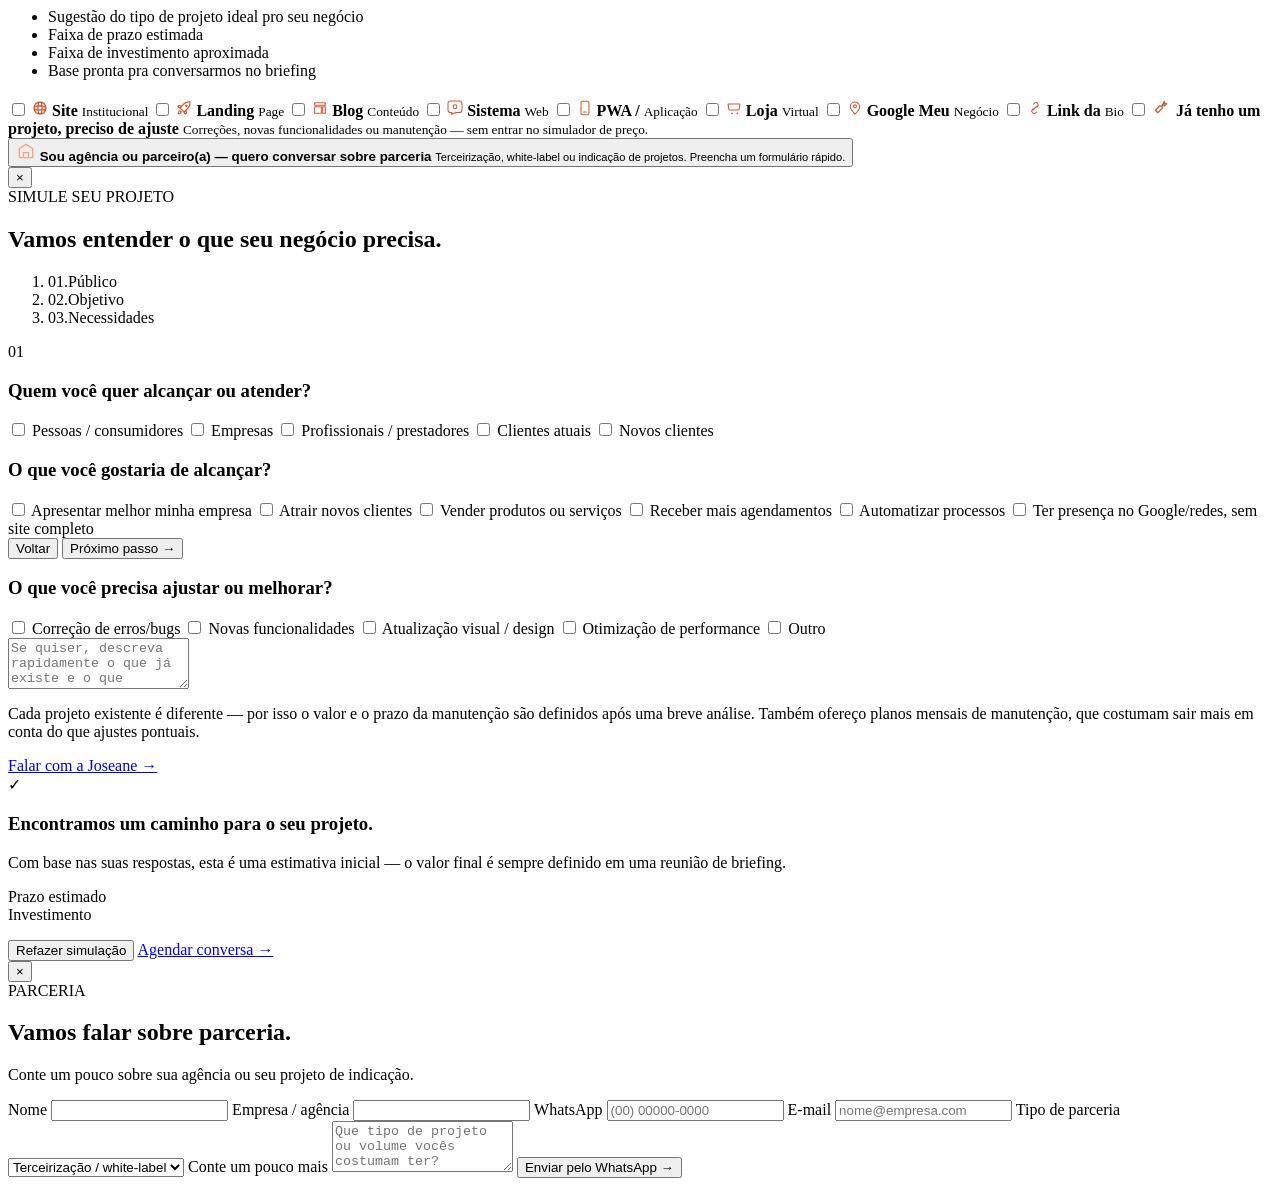
<file: simulador.html>
<!--
============================================================
SIMULADOR DE PROJETO — markup atualizado
============================================================
Substitua, no seu index.html:

1) O conteúdo de <div class="opcoes-projeto">...</div>
   (dentro de .simulador-escolha) pelo bloco "PICKER" abaixo.

2) O bloco inteiro <div id="modalSimulador">...</div>
   pelo bloco "MODAL" abaixo.

3) Dentro de <aside class="simulador-beneficios">, logo depois do
   <p class="beneficio-intro">, cole o bloco "LISTA DE BENEFÍCIOS"
   abaixo (antes do botão "Começar simulação guiada").

4) Cole o bloco "MODAL AGÊNCIA" como um novo <div>, irmão do
   #modalSimulador (fora dele, direto dentro do <main> ou do <body>,
   onde fizer mais sentido no seu index.html).
============================================================
-->


<!-- ============================================================
     LISTA DE BENEFÍCIOS — cola dentro de .simulador-beneficios,
     depois do <p class="beneficio-intro">
     ============================================================ -->

<ul class="beneficio-lista">
  <li>Sugestão do tipo de projeto ideal pro seu negócio</li>
  <li>Faixa de prazo estimada</li>
  <li>Faixa de investimento aproximada</li>
  <li>Base pronta pra conversarmos no briefing</li>
</ul>


<!-- ============================================================
     PICKER — substitui <div class="opcoes-projeto">
     ============================================================ -->

<div class="opcoes-projeto">

  <label class="opcao-projeto">
    <input type="checkbox" name="projeto" value="site">
    <span class="opcao-conteudo">
      <span class="opcao-icone">
        <svg width="16" height="16" viewBox="0 0 24 24" fill="none" xmlns="http://www.w3.org/2000/svg">
          <path d="M21 12C21 16.9706 16.9706 21 12 21M21 12C21 7.02944 16.9706 3 12 3M21 12C21 13.6569 16.9706 15 12 15C7.02944 15 3 13.6569 3 12M21 12C21 10.3431 16.9706 9 12 9C7.02944 9 3 10.3431 3 12M12 21C7.02944 21 3 16.9706 3 12M12 21C10.3431 21 9 16.9706 9 12C9 7.02944 10.3431 3 12 3M12 21C13.6569 21 15 16.9706 15 12C15 7.02944 13.6569 3 12 3M3 12C3 7.02944 7.02944 3 12 3"
            stroke="#cf5d35" stroke-width="2" stroke-linecap="round" stroke-linejoin="round"></path>
        </svg>
      </span>
      <strong>Site</strong>
      <small>Institucional</small>
    </span>
  </label>

  <label class="opcao-projeto">
    <input type="checkbox" name="projeto" value="landing-page">
    <span class="opcao-conteudo">
      <span class="opcao-icone">
        <svg fill="#cf5d35" width="16" height="16" viewBox="0 0 16 16" xmlns="http://www.w3.org/2000/svg">
          <path d="M2.67 10.73a3.52 3.52 0 0 0-.94 1.93 5 5 0 0 0-.07 1.1v.58h.8a5.05 5.05 0 0 0 .88-.08 3.46 3.46 0 0 0 1.93-.94 1.76 1.76 0 0 0-.14-2.48 1.76 1.76 0 0 0-2.46-.11zm1.74 1.73a2.26 2.26 0 0 1-1.26.6h-.22v-.22a2.26 2.26 0 0 1 .6-1.26.36.36 0 0 1 .24-.08.67.67 0 0 1 .47.22.54.54 0 0 1 .17.74zM14.65 2.24a.91.91 0 0 0-.89-.89A8.75 8.75 0 0 0 7.27 3.5L5.64 5.4l-2.4-.5a1 1 0 0 0-.92.27l-.68.68a1 1 0 0 0-.28.81 1 1 0 0 0 .45.74l2.06 1.32.13.08 3.2 3.25.08.08 1.32 2.06a1 1 0 0 0 .74.45h.11a1 1 0 0 0 .7-.29l.68-.68a1 1 0 0 0 .27-.92l-.5-2.39 1.84-1.58a8.79 8.79 0 0 0 2.21-6.54zM3.11 6.15l1.32.28-.64.75-1-.67zm6.38 7.1-.67-1 .75-.64.28 1.32zm2.39-5.11.18.17zm-.28-.28L7.92 11 5 8.08 8.14 4.4a7.44 7.44 0 0 1 5.26-1.8 7.48 7.48 0 0 1-1.8 5.26z"></path>
          <path d="M11.13 6.63a1.19 1.19 0 0 0-.06-1.7 1.16 1.16 0 1 0-1.64 1.63 1.2 1.2 0 0 0 1.7.07z"></path>
        </svg>
      </span>
      <strong>Landing</strong>
      <small>Page</small>
    </span>
  </label>

  <label class="opcao-projeto">
    <input type="checkbox" name="projeto" value="blog">
    <span class="opcao-conteudo">
      <span class="opcao-icone">
        <svg width="16" height="16" viewBox="0 0 24 24" fill="none" xmlns="http://www.w3.org/2000/svg">
          <path d="M4 4h16v4H4V4zm0 6h10v10H4V10zm12 0h4v10h-4V10z"
            stroke="#cf5d35" stroke-width="1.6" stroke-linejoin="round"></path>
        </svg>
      </span>
      <strong>Blog</strong>
      <small>Conteúdo</small>
    </span>
  </label>

  <label class="opcao-projeto">
    <input type="checkbox" name="projeto" value="sistema">
    <span class="opcao-conteudo">
      <span class="opcao-icone">
        <svg width="16" height="16" viewBox="0 0 24 24" fill="none" stroke="none" xmlns="http://www.w3.org/2000/svg">
          <circle cx="12" cy="10.07" r="2.86" fill="none" stroke="#cf5d35" stroke-width="1.6"></circle>
          <path d="M1.5,5.3v9.54a3.82,3.82,0,0,0,3.82,3.82H7.23v2.86L13,18.66h5.73a3.82,3.82,0,0,0,3.82-3.82V5.3a3.82,3.82,0,0,0-3.82-3.82H5.32A3.82,3.82,0,0,0,1.5,5.3Z"
            fill="none" stroke="#cf5d35" stroke-width="1.6"></path>
        </svg>
      </span>
      <strong>Sistema</strong>
      <small>Web</small>
    </span>
  </label>

  <label class="opcao-projeto">
    <input type="checkbox" name="projeto" value="pwa">
    <span class="opcao-conteudo">
      <span class="opcao-icone">
        <svg width="16" height="16" viewBox="0 0 24 24" fill="none" stroke="none" xmlns="http://www.w3.org/2000/svg">
          <rect x="6" y="2" width="12" height="20" rx="2" fill="none" stroke="#cf5d35" stroke-width="1.6"></rect>
          <line x1="10" y1="18" x2="14" y2="18" stroke="#cf5d35" stroke-width="1.6" stroke-linecap="round"></line>
        </svg>
      </span>
      <strong>PWA /</strong>
      <small>Aplicação</small>
    </span>
  </label>

  <label class="opcao-projeto">
    <input type="checkbox" name="projeto" value="loja-virtual">
    <span class="opcao-conteudo">
      <span class="opcao-icone">
        <svg width="16" height="16" viewBox="0 0 24 24" fill="none" xmlns="http://www.w3.org/2000/svg">
          <path d="M3 6h18l-1.5 9h-15L3 6z" stroke="#cf5d35" stroke-width="1.6" stroke-linejoin="round"></path>
          <circle cx="9" cy="20" r="1.4" fill="#cf5d35"></circle>
          <circle cx="17" cy="20" r="1.4" fill="#cf5d35"></circle>
        </svg>
      </span>
      <strong>Loja</strong>
      <small>Virtual</small>
    </span>
  </label>

  <label class="opcao-projeto">
    <input type="checkbox" name="projeto" value="gmn">
    <span class="opcao-conteudo">
      <span class="opcao-icone">
        <svg width="16" height="16" viewBox="0 0 24 24" fill="none" xmlns="http://www.w3.org/2000/svg">
          <path d="M12 21s7-6.1 7-11.2C19 5.9 15.9 3 12 3S5 5.9 5 9.8C5 14.9 12 21 12 21z"
            stroke="#cf5d35" stroke-width="1.6" stroke-linejoin="round"></path>
          <circle cx="12" cy="9.5" r="2.2" stroke="#cf5d35" stroke-width="1.6"></circle>
        </svg>
      </span>
      <strong>Google Meu</strong>
      <small>Negócio</small>
    </span>
  </label>

  <label class="opcao-projeto">
    <input type="checkbox" name="projeto" value="bio">
    <span class="opcao-conteudo">
      <span class="opcao-icone">
        <svg width="16" height="16" viewBox="0 0 24 24" fill="none" xmlns="http://www.w3.org/2000/svg">
          <path d="M9 15l6-6M10 6l1.2-1.2a3.4 3.4 0 0 1 4.8 4.8L14.8 10.8M14 18l-1.2 1.2a3.4 3.4 0 0 1-4.8-4.8L9.2 13.2"
            stroke="#cf5d35" stroke-width="1.6" stroke-linecap="round" stroke-linejoin="round"></path>
        </svg>
      </span>
      <strong>Link da</strong>
      <small>Bio</small>
    </span>
  </label>

  <label class="opcao-projeto opcao-projeto--manutencao opcao-projeto--destaque">
    <input type="checkbox" name="projeto" value="manutencao">
    <span class="opcao-conteudo">
      <span class="opcao-icone">
        <svg width="20" height="20" viewBox="0 0 24 24" fill="none" xmlns="http://www.w3.org/2000/svg">
          <path d="M14.7 6.3a4 4 0 0 1-5.4 5.4L4 17l3 3 5.3-5.3a4 4 0 0 1 5.4-5.4l-2.5 2.5-2-2z"
            stroke="#cf5d35" stroke-width="1.6" stroke-linejoin="round"></path>
        </svg>
      </span>
      <span class="opcao-destaque__texto">
        <strong>Já tenho um projeto, preciso de ajuste</strong>
        <small>Correções, novas funcionalidades ou manutenção — sem entrar no simulador de preço.</small>
      </span>
    </span>
  </label>

  <!-- Não é um checkbox do grupo "projeto" — é uma ação à parte, que abre
       um formulário próprio (#modalAgencia), sem passar pelas etapas do
       simulador de cliente final. -->
  <button type="button" id="abrirModalAgencia" class="opcao-agencia opcao-projeto--destaque">
    <span class="opcao-conteudo">
      <span class="opcao-icone opcao-icone--agencia">
        <svg width="20" height="20" viewBox="0 0 24 24" fill="none" xmlns="http://www.w3.org/2000/svg">
          <path d="M4 20V9l8-5 8 5v11M4 20h16M9 20v-6h6v6"
            stroke="#f2a679" stroke-width="1.6" stroke-linejoin="round"></path>
        </svg>
      </span>
      <span class="opcao-destaque__texto">
        <strong>Sou agência ou parceiro(a) — quero conversar sobre parceria</strong>
        <small>Terceirização, white-label ou indicação de projetos. Preencha um formulário rápido.</small>
      </span>
    </span>
  </button>

</div>


<!-- ============================================================
     MODAL — substitui <div id="modalSimulador">...
     ============================================================ -->

<div id="modalSimulador" class="modal-simulador" aria-hidden="true">

  <div class="modal-conteudo">

    <button type="button" id="fecharSimulador" class="fechar-simulador" aria-label="Fechar simulador">×</button>

    <!-- COLUNA ESQUERDA DO MODAL -->
    <aside class="modal-intro">

      <span class="simulador-label">SIMULE SEU PROJETO</span>

      <h2>Vamos entender <span>o que seu negócio precisa.</span></h2>

      <ol class="modal-etapas" id="modalEtapasLista">
        <li class="ativa"><span>01.</span><span>Público</span></li>
        <li><span>02.</span><span>Objetivo</span></li>
        <li><span>03.</span><span>Necessidades</span></li>
      </ol>

    </aside>


    <!-- ÁREA DAS PERGUNTAS -->
    <main class="modal-perguntas">

      <div class="indicador-etapa">
        <span id="numeroEtapa">01</span>
      </div>


      <!-- ===================================================
           FLUXO NORMAL (site / lp / blog / sistema / pwa / loja / gmn / bio)
           =================================================== -->
      <form id="formSimulador">

        <!-- ETAPA 1: PÚBLICO -->
        <div class="etapa" id="etapa1">
          <div class="etapa-cabecalho">
            <h3>Quem você quer alcançar ou atender?</h3>
          </div>
          <div class="opcoes">
            <label class="opcao-radio"><input type="checkbox" name="publico" value="consumidores"> Pessoas / consumidores</label>
            <label class="opcao-radio"><input type="checkbox" name="publico" value="empresas"> Empresas</label>
            <label class="opcao-radio"><input type="checkbox" name="publico" value="profissionais"> Profissionais / prestadores</label>
            <label class="opcao-radio"><input type="checkbox" name="publico" value="clientes-atuais"> Clientes atuais</label>
            <label class="opcao-radio"><input type="checkbox" name="publico" value="novos-clientes"> Novos clientes</label>
          </div>
        </div>

        <!-- ETAPA 2: OBJETIVO -->
        <div class="etapa" id="etapa2">
          <div class="etapa-cabecalho">
            <h3>O que você gostaria de alcançar?</h3>
          </div>
          <div class="opcoes">
            <label class="opcao-radio"><input type="checkbox" name="objetivo" value="apresentar"> Apresentar melhor minha empresa</label>
            <label class="opcao-radio"><input type="checkbox" name="objetivo" value="atrair-clientes"> Atrair novos clientes</label>
            <label class="opcao-radio"><input type="checkbox" name="objetivo" value="vender"> Vender produtos ou serviços</label>
            <label class="opcao-radio"><input type="checkbox" name="objetivo" value="agendamento"> Receber mais agendamentos</label>
            <label class="opcao-radio"><input type="checkbox" name="objetivo" value="automatizar"> Automatizar processos</label>
            <label class="opcao-radio"><input type="checkbox" name="objetivo" value="presenca-simples"> Ter presença no Google/redes, sem site completo</label>
          </div>
        </div>

        <!-- ETAPA 3: PERGUNTAS DE COMPLEXIDADE (injetadas via JS) -->
        <div class="etapa" id="etapa3">
          <div id="perguntasProjeto"></div>
        </div>

        <div class="modal-navegacao">
          <button type="button" id="voltarProjeto" class="botao-voltar">Voltar</button>
          <button type="submit" class="botao-proximo">Próximo passo <span>→</span></button>
        </div>

      </form>


      <!-- ===================================================
           MODO MANUTENÇÃO (fluxo separado, sem preço/prazo estimado)
           =================================================== -->
      <div id="modoManutencao" class="modo-manutencao">

        <div class="etapa-cabecalho">
          <h3>O que você precisa ajustar ou melhorar?</h3>
        </div>

        <div class="opcoes">
          <label class="opcao-radio"><input type="checkbox" name="manutencao-motivo" value="bugs"> Correção de erros/bugs</label>
          <label class="opcao-radio"><input type="checkbox" name="manutencao-motivo" value="funcionalidades"> Novas funcionalidades</label>
          <label class="opcao-radio"><input type="checkbox" name="manutencao-motivo" value="visual"> Atualização visual / design</label>
          <label class="opcao-radio"><input type="checkbox" name="manutencao-motivo" value="performance"> Otimização de performance</label>
          <label class="opcao-radio"><input type="checkbox" name="manutencao-motivo" value="outro"> Outro</label>
        </div>

        <textarea id="manutencaoDetalhes" rows="3"
          placeholder="Se quiser, descreva rapidamente o que já existe e o que precisa mudar."></textarea>

        <p class="manutencao-nota">
          Cada projeto existente é diferente — por isso o valor e o prazo da manutenção
          são definidos após uma breve análise. Também ofereço planos mensais de manutenção,
          que costumam sair mais em conta do que ajustes pontuais.
        </p>

        <a href="https://wa.me/55SEUNUMEROAQUI" target="_blank" rel="noopener" id="ctaFalarManutencao" class="botao-proximo botao-proximo--link">
          Falar com a Joseane <span>→</span>
        </a>

      </div>


      <!-- ===================================================
           RESULTADO
           =================================================== -->
      <div id="resultadoFinal" class="resultado-final">

        <span class="resultado-icone">✓</span>

        <h3>Encontramos um caminho para o seu projeto.</h3>

        <p>Com base nas suas respostas, esta é uma estimativa inicial —
          o valor final é sempre definido em uma reunião de briefing.</p>

        <div id="resultadoLista" class="resultado-lista"></div>

        <div class="resultado-detalhes">
          <div class="resultado-bloco">
            <span class="resultado-bloco__label">Prazo estimado</span>
            <strong id="resultadoPrazo"></strong>
          </div>
          <div class="resultado-bloco">
            <span class="resultado-bloco__label">Investimento</span>
            <strong id="resultadoValor"></strong>
          </div>
        </div>

        <p id="resultadoNotas" class="resultado-notas"></p>

        <div class="resultado-acoes">
          <button type="button" id="refazerSimulador" class="botao-voltar">Refazer simulação</button>
          <a href="https://wa.me/55SEUNUMEROAQUI" target="_blank" rel="noopener" id="ctaAgendarConversa" class="botao-proximo botao-proximo--link">
            Agendar conversa <span>→</span>
          </a>
        </div>

      </div>

    </main>

  </div>

</div>


<!-- ============================================================
     MODAL AGÊNCIA — formulário próprio, sem etapas nem preço/prazo
     ============================================================ -->

<div id="modalAgencia" class="modal-simulador" aria-hidden="true">

  <div class="modal-conteudo modal-conteudo--agencia">

    <button type="button" id="fecharModalAgencia" class="fechar-simulador" aria-label="Fechar formulário">×</button>

    <div class="modal-agencia__cabecalho">
      <span class="simulador-label simulador-label--claro">PARCERIA</span>
      <h2>Vamos falar sobre parceria.</h2>
      <p>Conte um pouco sobre sua agência ou seu projeto de indicação.</p>
    </div>

    <form id="formAgencia" class="modal-agencia__form">

      <!-- Web3Forms: chave de acesso + assunto do e-mail que a Joseane recebe -->
      <input type="hidden" name="access_key" value="0d766764-46a5-4a51-817c-affe71321a9a">
      <input type="hidden" name="subject" value="Novo contato de agência/parceria — site Joseane Alves">
      <input type="hidden" name="from_name" value="Simulador do site — formulário de agência">
      <!-- honeypot anti-spam: bots costumam preencher campos ocultos como este -->
      <input type="checkbox" name="botcheck" style="display:none">

      <label>
        Nome
        <input type="text" name="agenciaNome" required>
      </label>

      <label>
        Empresa / agência
        <input type="text" name="agenciaEmpresa">
      </label>

      <label>
        WhatsApp
        <input type="tel" name="agenciaWhatsapp" required placeholder="(00) 00000-0000">
      </label>

      <label>
        E-mail
        <!-- nome "email" é o que o Web3Forms reconhece pra preencher
             automaticamente o "Responder para" do e-mail que você recebe -->
        <input type="email" name="email" required placeholder="nome@empresa.com">
      </label>

      <label>
        Tipo de parceria
        <select name="agenciaTipo">
          <option value="white-label">Terceirização / white-label</option>
          <option value="indicacao">Indicação de projetos</option>
          <option value="outro">Outro</option>
        </select>
      </label>

      <label>
        Conte um pouco mais
        <textarea name="agenciaMensagem" rows="3" placeholder="Que tipo de projeto ou volume vocês costumam ter?"></textarea>
      </label>

      <button type="submit" class="botao-proximo">
        Enviar pelo WhatsApp <span>→</span>
      </button>

    </form>

  </div>

</div>
</file>
<file: css/style.css>
/* ========================================================================== 
   1. TOKENS GLOBAIS — altere cores, larguras, raios e fontes neste bloco.
   ========================================================================== */
:root {
   --cream: #fbf7f0;
   --paper: #fffdf9;
   --paper-warm: #f3eee4;
   --charcoal: #17201f;
   --muted: #53605a;
   --terracotta: #cf5d35;
   --terracotta-dark: #aa4528;
   --green: #708363;
   --green-pale: #d4dda4;
   --coral-pale: #f6c8bd;
   --line: #27342f;
   --container: 1320px;
   --page-padding: clamp(1.25rem, 3vw, 3rem);
   --radius: .25rem;
   --radiusCard: .75rem;
   --shadow: 0 1.25rem 2.4rem rgba(54, 43, 31, .12);
   --transition: 180ms ease;
   --sans: "Poppins", Arial, sans-serif;
   --hand: "Caveat", "Segoe Print", cursive;
   --midnight: #16222f;
   --midnight-line: rgba(255, 255, 255, .16);
   --midnight-ink: #ffffff;
}

/* MAPA DE CLASSES
   .container centraliza o conteúdo; .site-header reúne toda a navegação.
   .brand, .desktop-nav, .mobile-nav e .menu-toggle formam o Header.
   .hero__copy é a coluna editorial; .hero__visual contém o diagrama.
   .paper-flow é a folha; .flow-* são etapas, linhas e grupos do fluxograma.
   .sticky, .sticky--goal e .sticky--function são os post-its independentes.
   .button é a base dos CTAs; --primary e --secondary são seus modificadores.
   .is-animating é uma classe temporária no <html>, controlada por main.js. */

/* 2. BASE: reset pequeno, acessibilidade e largura centralizada reutilizável. */
* {
   box-sizing: border-box;
}

html {
   scroll-behavior: smooth;
}

body {
   margin: 0;
   min-width: 320px;
   overflow-x: hidden;
   color: var(--charcoal);
   background: var(--cream);
   font-family: var(--sans);
}

a {
   color: inherit;
   text-decoration: none;
}

button {
   font: inherit;
}

.container {
   width: min(100% - (var(--page-padding) * 2), var(--container));
   margin-inline: auto;
}

.sr-only {
   position: absolute;
   width: 1px;
   height: 1px;
   padding: 0;
   margin: -1px;
   overflow: hidden;
   clip: rect(0, 0, 0, 0);
   white-space: nowrap;
   border: 0;
}

:focus-visible {
   outline: 3px solid var(--terracotta);
   outline-offset: 4px;
}

/* ========================================================================== 
   3. HEADER — desktop exibe .desktop-nav; menu móvel aparece no breakpoint.
   ========================================================================== */
.site-header {
  
   position: sticky;
   top: 0;
   z-index: 100;

   padding: 1rem 0 0;
   background: color-mix(in srgb, var(--cream) 92%, transparent);

   /* Ajuda a separar o menu do conteúdo durante a rolagem. */
   backdrop-filter: blur(10px);
   -webkit-backdrop-filter: blur(10px);
   box-shadow: 0 0.35rem 1rem rgba(54, 43, 31, 0.06);
}

.site-header__inner {
   min-height: 3.7rem;
   display: flex;
   align-items: center;
   gap: 1.5rem;
}

.brand {
   display: inline-flex;
   flex-shrink: 0;
   align-items: center;
   gap: .7rem;
}

.brand__monogram {
   color: var(--terracotta);
   font-family: Georgia, serif;
   font-size: 2.35rem;
   line-height: 1;
   letter-spacing: -.15em;
}

.brand__name {
   display: grid;
   gap: .1rem;
   font-size: 14px;
   font-weight: 600;
   letter-spacing: -.04em;
   line-height: 1.1;
}

.brand__name small {
   font-size: 14px;
   font-weight: 500;
}

.logo {
    height: 48px;
    margin-bottom: 10px;
}


.desktop-nav {
   display: flex;
   align-items: center;
   justify-content: center;
   gap: clamp(1.1rem, 2.2vw, 2.1rem);
   margin-left: auto;
   font-size: 13px;
   font-weight: 500;
}

.desktop-nav a {
   position: relative;
   padding-block: .65rem;
   font-size: 14px;
}

.desktop-nav a::after {
   position: absolute;
   right: 0;
   bottom: .35rem;
   left: 0;
   height: 1px;
   content: "";
   background: var(--terracotta);
   transform: scaleX(0);
   transition: transform var(--transition);
}

.desktop-nav a:hover::after,
.desktop-nav a[aria-current="page"]::after {
   transform: scaleX(1);
}

.header-cta {
   flex-shrink: 0;
   margin-left: .6rem;
   padding: .85rem 1.25rem;
   border-radius: var(--radius);
   color: #fff;
   background: var(--terracotta);
   font-size: 13px;
   font-weight: 600;
   transition: background var(--transition), transform var(--transition);
}

.header-cta:hover {
   background: var(--terracotta-dark);
   transform: translateY(-1px);
}

/* O botão contém um texto somente para leitores de tela e três traços visuais. */
.menu-toggle {
   display: none;
   width: 2.75rem;
   height: 2.75rem;
   padding: .65rem;
   border: 0;
   color: var(--charcoal);
   background: transparent;
   cursor: pointer;
}

.menu-toggle span:not(.sr-only) {
   display: block;
   width: 1.15rem;
   height: 2px;
   margin: .22rem auto;
   background: currentColor;
   transition: transform var(--transition), opacity var(--transition);
}

.menu-toggle[aria-expanded="true"] span:nth-of-type(2) {
   transform: translateY(6px) rotate(45deg);
}

.menu-toggle[aria-expanded="true"] span:nth-of-type(3) {
   opacity: 0;
}

.menu-toggle[aria-expanded="true"] span:nth-of-type(4) {
   transform: translateY(-6px) rotate(-45deg);
}

.mobile-nav {
   padding: .65rem 0 1.15rem;
   border-bottom: 1px solid rgba(23, 32, 31, .12);
   background: var(--cream);
}

.mobile-nav__inner {
   display: grid;
   gap: .15rem;
}

.mobile-nav a:not(.button) {
   padding: .8rem 0;
   border-bottom: 1px solid rgba(23, 32, 31, .1);
   font-size: .94rem;
   font-weight: 700;
}

.mobile-nav .button {
   justify-self: start;
   margin-top: .85rem;
}

/* ========================================================================== 
   4. HERO EDITORIAL — texto, lista de argumentos e CTAs.
   ========================================================================== */
.hero {
   position: relative;
   isolation: isolate;
   padding: clamp(1.75rem, 3vw, 3.25rem) 0 clamp(2.75rem, 4vw, 4.25rem);
   background: var(--cream) url("../assets/img/hero-desktop.webp") center center / cover repeat-y;
}

.hero::before {
   position: absolute;
   inset: 0;
   z-index: -1;
   content: "";
   background: rgba(255, 253, 248, .08);
}

/* Desktop: texto e diagrama têm peso visual semelhante. */
.hero__inner {
   display: grid;
   grid-template-columns: minmax(27rem, 1.05fr) minmax(23rem, .95fr);
   align-items: center;
   gap: clamp(2.5rem, 4.5vw, 5rem);
}

.hero__copy {
   max-width: 34rem;
}

.hero__eyebrow {
   margin: 0 0 .8rem;
   font-family: var(--hand);
   font-size: clamp(1.25rem, 1.8vw, 1.65rem);
   font-weight: 600;
}

h1 {
   max-width: 31rem;
   margin: 0;
   font-size: clamp(2.6rem, 3.8vw, 3.85rem);
   font-weight: 600;
   letter-spacing: -.074em;
   line-height: .97;
}

h1 em {
   color: var(--terracotta);
   font-style: normal;
}

.hero__points {
   display: grid;
   gap: .65rem;
   max-width: 32rem;
   padding: 0;
   margin: clamp(1.8rem, 3vw, 2.7rem) 0 0;
   list-style: none;
   font-size: clamp(.78rem, .95vw, .95rem);
   font-weight: 400;
   line-height: 1.5;
}

.hero__points li {
   position: relative;
   padding-left: 1.45rem;
}

.hero__points li::before {
   position: absolute;
   top: .1rem;
   left: .05rem;
   color: var(--green);
   content: "✓";
   font-size: 1.05em;
   font-weight: 900;
}

.hero__actions {
   display: flex;
   flex-wrap: wrap;
   gap: .75rem;
   margin-top: clamp(1.6rem, 2.5vw, 2.25rem);
}

.button {
   display: inline-flex;
   min-height: 3rem;
   align-items: center;
   justify-content: center;
   gap: .6rem;
   padding: .8rem 1.15rem;
   border: 1px solid transparent;
   border-radius: var(--radius);
   font-size: 13px;
   font-weight: 600;
   transition: color var(--transition), background var(--transition), border-color var(--transition), transform var(--transition);
}

.button span {
   font-size: 1.15rem;
   line-height: 0;
}

.button--primary {
   color: #fff;
   background: var(--terracotta);
}

.button--primary:hover {
   background: var(--terracotta-dark);
   transform: translateY(-2px);
}

.button--secondary {
   border-color: rgba(23, 32, 31, .62);
   background: transparent;
}

.button--secondary:hover {
   border-color: var(--charcoal);
   background: var(--paper);
   transform: translateY(-2px);
}

.button svg {
   width: 1rem;
   height: 1rem;
   fill: currentColor;
}

/* ========================================================================== 
   5. FLUXOGRAMA — papel, etapas HTML, post-its e linhas SVG.
   ========================================================================== */
.hero__visual {
   order: -1;
   min-width: 0;
}

.paper-image {
   display: none;
}

.paper-flow {
   position: relative;
   width: min(100%, 34rem, 59.6vh);
   aspect-ratio: 500/620;
   max-height: min(900px, 90vh);
   margin-inline: auto;
   padding: 2.45rem 1.7rem 1.5rem;
   overflow: visible;
   border: 1px solid rgba(99, 83, 59, .2);
   border-radius: .1rem;
   background: radial-gradient(rgba(76, 63, 46, .08) .65px, transparent .8px) 0 0/9px 9px, linear-gradient(108deg, rgba(255, 255, 255, .6), transparent 34%), var(--paper-warm);
   box-shadow: 6px 8px 0 rgba(103, 84, 58, .08), var(--shadow);
   transform: rotate(-1.1deg);
}

/* Pseudo-elementos simulam wireframes discretos, sem depender de imagens externas. */
.paper-flow::before,
.paper-flow::after {
   position: absolute;
   z-index: -1;
   content: "";
   border: 1px solid rgba(112, 131, 99, .28);
}

.paper-flow::before {
   width: 6.2rem;
   height: 6.2rem;
   top: 8%;
   left: -4.6rem;
   border-right: 0;
   background: repeating-linear-gradient(0deg, transparent 0 10px, rgba(112, 131, 99, .15) 11px 12px), repeating-linear-gradient(90deg, transparent 0 13px, rgba(112, 131, 99, .15) 14px 15px);
}

.paper-flow::after {
   width: 8.5rem;
   height: 5rem;
   right: -2.2rem;
   bottom: 1.7rem;
   border-left: 0;
   border-bottom: 0;
   transform: rotate(5deg);
}

.paper-flow__tape {
   position: absolute;
   width: 4.5rem;
   height: 1.2rem;
   top: -.55rem;
   left: 15%;
   opacity: .62;
   background: rgba(225, 204, 166, .76);
   transform: rotate(-6deg);
}

.flow-doodle {
   position: absolute;
   inset: 0;
   z-index: 0;
   width: 100%;
   height: 100%;
   color: rgba(39, 52, 47, .35);
   pointer-events: none;
}

.flow-doodle path {
   fill: none;
   stroke: currentColor;
   stroke-width: 1.2;
   stroke-linecap: round;
   stroke-dasharray: 1 2;
}

.flow-title {
   position: relative;
   z-index: 2;
   width: max-content;
   margin: 0 auto 1.15rem;
   font-family: var(--hand);
   text-align: center;
   text-transform: uppercase;
   font-size: clamp(.95rem, 1.35vw, 1.2rem);
   font-weight: 700;
   letter-spacing: .07em;
   line-height: 1.1;
}

.flow-lines {
   position: absolute;
   z-index: 0;
   inset: 5.1rem 1.7rem 1.5rem;
   width: calc(100% - 3.4rem);
   height: calc(100% - 6.6rem);
   color: var(--line);
   overflow: visible;
}

.flow-line {
   fill: none;
   stroke: currentColor;
   stroke-width: 1.55;
   stroke-linecap: round;
   stroke-linejoin: round;
}

.flow-steps,
.flow-solutions,
.flow-process {
   position: relative;
   z-index: 1;
   padding: 0;
   margin: 0;
   list-style: none;
}

.flow-steps {
   display: grid;
   justify-items: center;
   gap: .78rem;
}

.flow-step {
   --tilt: -1deg;
   display: grid;
   min-width: 10.2rem;
   place-items: center;
   padding: .38rem .65rem;
   border: 1.45px solid var(--line);
   border-radius: .1rem;
   background: rgba(255, 253, 249, .82);
   font-family: var(--hand);
   text-align: center;
   font-size: clamp(.9rem, 1.1vw, 1.04rem);
   font-weight: 600;
   line-height: 1.05;
   transform: rotate(var(--tilt));
}

.flow-step--identify {
   --tilt: .8deg;
}

.flow-step--decision {
   --tilt: 45deg;
   min-width: 5.15rem;
   min-height: 4.6rem;
   margin-block: .15rem 1.55rem;
   padding: .55rem;
   background: rgba(255, 253, 249, .92);
}

.flow-step--decision span {
   display: block;
   transform: rotate(-45deg);
   font-size: .84rem;
}

.flow-solutions,
.flow-process {
   display: grid;
   grid-template-columns: repeat(4, 1fr);
   gap: .45rem;
}

.flow-solutions {
   margin-top: .25rem;
}

.flow-process {
   margin-top: 1.7rem;
}

.flow-solutions span,
.flow-process span {
   display: grid;
   min-width: 0;
   min-height: 1.75rem;
   place-items: center;
   padding: .25rem;
   border: 1.3px solid var(--line);
   border-radius: .08rem;
   background: rgba(255, 253, 249, .8);
   font-family: var(--hand);
   text-align: center;
   font-size: clamp(.69rem, .85vw, .82rem);
   font-weight: 600;
   line-height: 1;
   transform: rotate(-.8deg);
}

.flow-solutions span:nth-child(even),
.flow-process span:nth-child(even) {
   transform: rotate(.8deg);
}

/* --tilt permite animar a entrada sem perder a rotação característica de cada post-it. */
.sticky {
   position: absolute;
   z-index: 3;
   width: clamp(6.5rem, 19%, 8.4rem);
   padding: .75rem;
   box-shadow: 0 .5rem .8rem rgba(50, 39, 27, .12);
   font-family: var(--hand);
   font-size: clamp(.62rem, 1vw, .78rem);
   line-height: 1.38;
}

.sticky strong {
   font-weight: 700;
}

.sticky--goal {
   --tilt: 4deg;
   top: 17%;
   right: -2.3rem;
   background: var(--green-pale);
   transform: rotate(var(--tilt));
}

.sticky--function {
   --tilt: -4deg;
   right: -2.75rem;
   bottom: 18%;
   background: var(--coral-pale);
   transform: rotate(var(--tilt));
}

.sticky--function span {
   display: block;
   margin-top: .28rem;
   text-align: right;
   font-family: var(--sans);
   font-size: 1.2rem;
}

.mobile-flow-details {
   display: none;
}

/* 6. ANIMAÇÃO: a classe .is-animating só é adicionada por main.js uma vez por sessão. */
html.is-animating .paper-flow .sticky,
html.is-animating .paper-flow .flow-step,
html.is-animating .paper-flow .flow-solutions,
html.is-animating .paper-flow .flow-process {
   opacity: 0;
}

html.is-animating .paper-flow .flow-line {
   stroke-dasharray: 900;
   stroke-dashoffset: 900;
}

html.is-animating .paper-flow .sticky {
   animation: appear 360ms cubic-bezier(.2, .8, .2, 1) forwards;
}

html.is-animating .paper-flow .sticky--goal {
   animation-delay: 80ms;
}

html.is-animating .paper-flow .sticky--function {
   animation-delay: 220ms;
}

html.is-animating .paper-flow .flow-line {
   animation: draw 660ms ease-out 430ms forwards;
}

html.is-animating .paper-flow .flow-step {
   animation: appear 310ms ease-out forwards;
}

html.is-animating .paper-flow .flow-step--understand {
   animation-delay: 950ms;
}

html.is-animating .paper-flow .flow-step--identify {
   animation-delay: 1080ms;
}

html.is-animating .paper-flow .flow-step--decision {
   animation-delay: 1210ms;
}

html.is-animating .paper-flow .flow-solutions {
   animation: appear 300ms ease-out 1360ms forwards;
}

html.is-animating .paper-flow .flow-process {
   animation: appear 300ms ease-out 1510ms forwards;
}

@keyframes appear {
   from {
      opacity: 0;
      transform: translateY(7px) scale(.98) rotate(var(--tilt, 0deg));
   }

   to {
      opacity: 1;
      transform: translateY(0) scale(1) rotate(var(--tilt, 0deg));
   }
}

@keyframes paperAppear {

   from {

      opacity: 0;

      transform:
         translateY(12px) rotate(-1deg);

   }

   to {

      opacity: 1;

      transform:
         translateY(0) rotate(-1deg);

   }

}

@keyframes draw {
   to {
      stroke-dashoffset: 0;
   }
}

/* 7. TABLET: o fluxograma vira a primeira peça da Hero, acima do texto. */
@media (max-width:1050px) {

   .desktop-nav,
   .header-cta {
      display: none;
   }

   .menu-toggle {
      display: block;
      margin-left: auto;
   }

   .site-header {
      padding-top: 1rem;
   }

   .paper-flow {
      display: none;
   }

   .paper-image {
      display: block;
   }

   .hero {
      padding-top: clamp(2rem, 5vw, 3rem);
      background-image: url("../assets/img/hero-tablet1.webp");
      background-position: center center;
   }

   .hero__inner {
      grid-template-columns: minmax(0, 1fr);
      gap: clamp(3.8rem, 7vw, 5.5rem);
   }

   .hero__visual {
      order: -1;
      width: min(100%, 42rem);
      margin-inline: auto;
   }

   /* .paper-flow {
      width: min(92%, 40rem, 71vh);
      margin-inline: auto;
   } */

   .hero__copy {
      max-width: 39rem;
      margin-inline: auto;
   }

   .paper-image {

      opacity: 0;

      transform:
         translateY(12px) rotate(-1deg);

   }

   html.is-mobile-hero .paper-image {

      animation:
         paperAppear .9s ease forwards;

   }
}

@media (min-width:768px){
   .logo{
      height: 32px;
      margin-bottom: 10px;

   }
}


@media (min-width:561px) and (max-width:720px) {

   .paper-image {
      display: block;
      width: 100%;
   }

   .paper-image img {
      display: block;
      width: 100%;
      height: auto;
   }

   h1 {
      font-size: clamp(2rem, 7vw, 2.85rem);
      line-height: .98;
   }
   .button--primary,
   .button--secondary{
      width: 100%;
   }

}

/* 8. MOBILE: mostra três etapas e deixa os detalhes completos por <details>. */
@media (max-width:560px) {
   :root {
      --page-padding: 1.2rem;
   }

   .site-header {
      padding-top: .85rem;
   }

   .site-header__inner {
      min-height: 2.7rem;
   }

   .brand__monogram {
      font-size: 1.5rem;
   }

   .brand__name {
      font-size: .62rem;
   }

   .brand__name small {
      font-size: .37rem;
   }

   .paper-flow {
      display: none;
   }

   .paper-image {
      width: 100%;
      max-width: 540px;
      margin-inline: auto;
   }

   .paper-image img {
      display: block;
      width: 100%;
      height: auto;
   }

   .hero {
      padding-top: 1.75rem;
      padding-bottom: 4rem;
      background-image: url("../assets/img/hero-mobile1.webp");
      background-position: center top;
   }

   .hero__inner {
      gap: 3rem;
   }

   .hero__visual {
      width: 100%;
   }

   /* .paper-flow {
      width: 93%;
      min-height: 25.5rem;
      padding: 2.15rem 1.2rem 1rem;
      transform: rotate(-.7deg);
   }

   .paper-flow::before {
      width: 3.8rem;
      height: 4.3rem;
      left: -2.65rem;
      top: 10%;
   }

   .paper-flow::after {
      width: 5.5rem;
      right: -1.5rem;
      bottom: 1rem;
   }

   .paper-flow__tape {
      left: 9%;
   } */

   .flow-title {
      margin-bottom: .85rem;
      font-size: 1rem;
   }

   .flow-lines {
      inset: 4.4rem 1.2rem 1rem;
      width: calc(100% - 2.4rem);
      height: calc(100% - 5.4rem);
   }

   .flow-steps {
      gap: .62rem;
   }

   .flow-step {
      min-width: 8.8rem;
      padding: .32rem .55rem;
      font-size: .86rem;
   }

   .flow-step--decision {
      min-width: 4.3rem;
      min-height: 3.85rem;
      margin-bottom: 0;
   }

   .flow-step--decision span {
      font-size: .73rem;
   }

   .flow-solutions,
   .flow-process {
      display: none;
   }

   .mobile-flow-details {
      display: block;
      position: absolute;
      right: .75rem;
      bottom: .6rem;
      left: .75rem;
      color: var(--muted);
      font-size: .54rem;
   }

   .mobile-flow-details summary {
      color: var(--charcoal);
      text-align: center;
      font-family: var(--hand);
      font-size: .84rem;
      cursor: pointer;
   }

   .mobile-flow-details div {
      padding-top: .35rem;
      text-align: center;
   }

   .mobile-flow-details p {
      margin: .12rem 0;
   }

   .sticky {
      width: 5.4rem;
      padding: .55rem;
      font-size: .7rem;
   }

   .sticky--goal {
      top: 14%;
      right: -1rem;
   }

   .sticky--function {
      display: none;
   }

   .hero__eyebrow {
      margin-bottom: .7rem;
      font-size: 1.25rem;
   }

   h1 {
      font-size: clamp(2rem, 7vw, 2.85rem);
      line-height: .98;
   }

   .hero__points {
      gap: .7rem;
      margin-top: 1.8rem;
      font-size: .82rem;
   }

   .hero__actions {
      display: grid;
      grid-template-columns: 1fr;
      margin-top: 1.75rem;
   }

   .hero__actions .button {
      width: 100%;
   }

   .paper-image {

      opacity: 0;

      transform:
         translateY(12px) rotate(-1deg);

   }

   html.is-mobile-hero .paper-image {

      animation:
         paperAppear .9s ease forwards;

   }
}

/* 9. MOVIMENTO REDUZIDO: revela tudo imediatamente e elimina transições. */
@media (prefers-reduced-motion:reduce) {

   *,
   *::before,
   *::after {
      scroll-behavior: auto !important;
      animation-duration: .01ms !important;
      animation-iteration-count: 1 !important;
      transition-duration: .01ms !important;
   }

   html.is-animating .paper-flow .sticky,
   html.is-animating .paper-flow .flow-step,
   html.is-animating .paper-flow .flow-solutions,
   html.is-animating .paper-flow .flow-process {
      opacity: 1;
   }

   html.is-animating .paper-flow .flow-line {
      stroke-dasharray: none;
      stroke-dashoffset: 0;
   }
}
</file>
<file: components/PostIt.css>
/* ==========================================================================
   COMPONENTE: PostIt
   Segue a linguagem visual de .sticky (hero), mas é independente: pode ser
   usado em qualquer seção sem depender do .paper-flow.
   ========================================================================== */

.post-it {
   --tilt: -3deg;
   position: relative;
   width: clamp(14rem, 22vw, 17rem);
   padding: 1.1rem 1.25rem 1rem;
   border: none;
   outline-offset: 6px;
   cursor: default;
   background: var(--coral-pale);
   box-shadow: 0 .6rem 1rem rgba(50, 39, 27, .16);
   font-family: var(--hand);
   transform: rotate(var(--tilt));
   transition: transform 220ms ease, box-shadow 220ms ease;
}

/* Uma "fita" discreta no topo, reforça a metáfora de bilhete colado. */
.post-it::before {
   position: absolute;
   top: -.5rem;
   left: 50%;
   width: 2.75rem;
   height: .95rem;
   content: "";
   background: rgba(225, 204, 166, .8);
   transform: translateX(-50%) rotate(-2deg);
}

.post-it__line {
   margin: 0;
   color: var(--charcoal);
   font-size: clamp(.95rem, 1.15vw, 1.1rem);
   font-weight: 600;
   line-height: 1.32;
}

.post-it__line--reveal {
   height: 0;
   margin-top: 0;
   overflow: hidden;
   opacity: 0;
   transition: opacity 200ms ease, height 220ms ease, margin-top 220ms ease;
}

.post-it__link {
   display: inline-block;
   margin-top: .5rem;
   color: var(--terracotta-dark);
   font-family: var(--sans);
   font-size: .72rem;
   font-weight: 600;
   text-decoration: underline;
   text-underline-offset: 2px;
   opacity: 0;
   transition: opacity 200ms ease;
}

/* Hover e :focus-within cobrem mouse e teclado com a mesma experiência. */
.post-it:hover,
.post-it:focus-within {
   box-shadow: 0 .9rem 1.4rem rgba(50, 39, 27, .2);
   transform: rotate(var(--tilt)) scale(1.03);
}

.post-it:hover .post-it__line--reveal,
.post-it:focus-within .post-it__line--reveal {
   height: 2.6rem;
   margin-top: .35rem;
   opacity: 1;
}

.post-it:hover .post-it__link,
.post-it:focus-within .post-it__link {
   opacity: 1;
}

/* --------------------------------------------------------------------------
   Entrada: desliza ~20px e ajusta a rotação, como se alguém tivesse acabado
   de colar. Só roda dentro de .is-animating, disparado pelo JS depois que
   a seta terminar de se desenhar.
   -------------------------------------------------------------------------- */
.situacao--animating .post-it {
   opacity: 0;
   transform: translateY(-20px) rotate(0deg);
}

.situacao--animating .post-it.is-placed {
   animation: place-post-it 300ms cubic-bezier(.22, .8, .3, 1) forwards;
}

@keyframes place-post-it {
   from {
      opacity: 0;
      transform: translateY(-20px) rotate(0deg);
   }

   to {
      opacity: 1;
      transform: translateY(0) rotate(var(--tilt));
   }
}

@media (prefers-reduced-motion: reduce) {
   .situacao--animating .post-it {
      opacity: 1;
      transform: rotate(var(--tilt));
      animation: none;
   }

   .post-it:hover,
   .post-it:focus-within {
      transform: rotate(var(--tilt));
   }
}
</file>
<file: components/section-situacao.css>
/* ==========================================================================
   SEÇÃO: Qual situação mais parece com a sua
   Depende dos tokens de style.css (:root) e dos componentes:
   components/SituationCard.css e components/PostIt.css devem ser
   carregados junto (via <link> ou colados no style.css principal).
   ========================================================================== */

.situacao {
   display: flex;
   align-items: center;
   /* 600px é o teto; em telas menores que isso a seção nunca fica espremida
      porque volta a crescer com o conteúdo (min-height, não height fixo). */
   min-height: min(600px, 60vh);
   padding: clamp(3rem, 6vw, 5rem) 0;
   background: var(--cream);
}

.situacao__inner {
   width: 100%;
}

.situacao__eyebrow {
   margin: 0 0 clamp(2rem, 4vw, 3rem);
   color: var(--terracotta);
   text-align: center;
   text-transform: uppercase;
   font-size: .78rem;
   font-weight: 700;
   letter-spacing: .12em;
}

.situacao__grid {
   display: flex;
   flex-wrap: wrap;
   justify-content: center;
   gap: 1.75rem clamp(1.25rem, 2.6vw, 2.5rem);
}

/* --------------------------------------------------------------------------
   Rodapé: seta + post-it à esquerda, CTA à direita — como no layout de
   referência. Em telas estreitas, empilha e centraliza.
   -------------------------------------------------------------------------- */
.situacao__footer {
   display: flex;
   flex-wrap: wrap;
   align-items: center;
   justify-content: center;
   gap: 2rem;
   margin-top: clamp(2.5rem, 5vw, 3.5rem);
}

.situacao__prompt {
   display: flex;
   align-items: flex-end;
   gap: .5rem;
}

.situation-arrow {
   flex-shrink: 0;
   width: 2.5rem;
   height: 3rem;
   color: var(--muted);
}

/* Antes do JS rodar (ou sem JS), a seta já aparece inteira — a animação
   de "desenho" só existe dentro de .situacao--animating. */
.situacao--animating .situation-arrow__path {
   stroke-dasharray: 120;
   stroke-dashoffset: 120;
}

.situacao--animating .situation-arrow__path.is-drawn {
   animation: draw-arrow 300ms ease-out forwards;
}

@keyframes draw-arrow {
   to {
      stroke-dashoffset: 0;
   }
}

.situacao__cta {
   flex-shrink: 0;
}

/* O botão só recebe fade — é o último elemento da sequência. */
.situacao--animating .situacao__cta {
   opacity: 0;
}

.situacao--animating .situacao__cta.is-visible {
   animation: fade-in 200ms ease-out forwards;
}

@keyframes fade-in {
   to {
      opacity: 1;
   }
}

@media (max-width: 720px) {
   .situacao {
      min-height: auto;
   }

   /* Os 4 <details> deixam de ser cards soltos e passam a compor uma
      única lista (accordion) — a moldura mora aqui, no contêiner; cada
      situation-card contribui só com sua borda inferior (ver
      SituationCard.css). */
   .situacao__grid {
      flex-direction: column;
      gap: 0;
      margin: 15px;
      border: 1px solid rgba(23, 32, 31, .1);
      border-radius: var(--radiusCard);
      overflow: hidden;
      background: var(--paper);
   }

   .situacao__footer {
      flex-direction: column;
      align-items: center;
      text-align: center;
   }

   .situacao__prompt {
      flex-direction: column;
      align-items: center;
   }

   .situation-arrow {
      transform: rotate(90deg);
   }
}

@media (prefers-reduced-motion: reduce) {
   .situacao--animating .situation-arrow__path {
      stroke-dasharray: none;
      stroke-dashoffset: 0;
   }

   .situacao--animating .situacao__cta {
      opacity: 1;
   }
}
</file>
<file: components/simulador.css>
/*
============================================================
SIMULADOR DE PROJETO
============================================================

A seção inicial apresenta dois caminhos lado a lado:

- Coluna central: caminho guiado (fundo escuro, recomendado).
  Pensado para a maioria, que ainda não sabe qual projeto
  precisa. Abre o modal direto na etapa 1.

- Coluna direita: escolha direta. Para quem já sabe o tipo
  de projeto. Guarda a escolha e abre o modal também, mas
  pulando a etapa de identificação de tipo.

O modal concentra o diagnóstico e suas etapas seguintes.
============================================================
*/


/* ==========================================================
   SEÇÃO
   ========================================================== */

#simulador {
    width: 100%;
    padding: 80px 24px;
}

.simulador-container {
    width: min(1200px, 100%);
    margin: 0 auto;

    display: flex;
    flex-direction: column;

    background: #fff;

    border: 1px solid #eee4dc;
    border-radius: 18px;

    overflow: hidden;
}


/* ==========================================================
   CABEÇALHO — fora da divisão de colunas
   ========================================================== */

.simulador-cabecalho {
    padding: 50px 50px 36px;
    background: #fffaf6;
    text-align: center;
}

.simulador-label {
    margin-bottom: 14px;
    font-size: 11px;
    font-weight: 700;
    letter-spacing: 1.5px;
    color: #c96b2c;
}


.simulador-cabecalho h2 {
    max-width: none;
    margin: auto 0;
    font-size: clamp(28px, 2.4vw, 2.2em);
    text-align: center;
    line-height: 1.1;
}



.simulador-cabecalho h2 span {
    color: #c96b2c;
}

.simulador-tempo {

    margin-top: 16px;
    font-size: 12px;
    line-height: 1.5;

    color: #999;
}


/* ==========================================================
   COLUNAS
   ========================================================== */

.simulador-colunas {
    display: grid;
    grid-template-columns: 1fr 1fr;
}


/* ==========================================================
   COLUNA ESQUERDA — CAMINHO GUIADO (recomendado)
   ========================================================== */

.simulador-beneficios {
    padding: 48px 50px;

    display: flex;
    flex-direction: column;

    background: #17201f;
}

.simulador-beneficios .simulador-label {
    color: #d98a5e;
}

.simulador-beneficios h3 {
    max-width: 260px;

    margin: 0 0 12px;

    font-size: 20px;
    font-weight: 600;
    line-height: 1.35;

    color: #fff;
}

.beneficio-intro {
    max-width: 280px;

    margin: 0 0 28px;

    font-size: 13px;
    line-height: 1.6;

    color: #b9b3ac;
}

/* Lista de benefícios — preenche o espaço vazio da coluna guiada
   sem competir com o CTA único dessa coluna. */
.beneficio-lista {
    margin: 0 0 28px;
    padding: 0;

    list-style: none;

    display: flex;
    flex-direction: column;
    gap: 10px;
}

.beneficio-lista li {
    position: relative;
    padding-left: 22px;
    text-align: left !important;
    font-size: 13px;
    line-height: 1.5;

    color: #d8d2ca;
}

.beneficio-lista li::before {
    content: "✓";

    position: absolute;
    left: 0;

    color: #d98a5e;
    font-weight: 700;
}

.botao-iniciar {
    width: 100%;
    text-align: center;

    margin-top: auto;
    padding: 14px 28px;

    border: 0;
    border-radius: 6px;

    background: #c96b2c;
    color: #fff;

    font-size: 12px;
    font-weight: 600;

    cursor: pointer;
}


/* ==========================================================
   COLUNA DIREITA — ESCOLHA DIRETA
   ========================================================== */

.simulador-escolha {
    position: relative;

    padding: 48px 50px;

    display: flex;
    flex-direction: column;
    justify-content: flex-start;

    border-left: 1px solid #eee4dc;
}

/* Divisor "ou" entre os dois caminhos */
.simulador-escolha::before {
    content: "ou";

    position: absolute;
    top: 50%;
    left: -14px;
    transform: translateY(-50%);

    width: 28px;
    height: 28px;

    display: flex;
    align-items: center;
    justify-content: center;

    background: #fff;
    border: 1px solid #eee4dc;
    border-radius: 50%;

    font-size: 11px;
    color: #999;

    z-index: 1;
}

.simulador-escolha h3 {
    margin: 0 0 26px;

    font-size: 20px;
    font-weight: 600;
    line-height: 1.3;

    color: #242424;
}

.opcoes-projeto {
    display: grid;

    /* 9 cards agora (site, lp, blog, sistema, pwa, loja, gmn, bio, manutenção) —
       auto-fit evita ter que recalcular colunas fixas toda vez que um
       card é adicionado/removido, e já se adapta em qualquer largura. */
    grid-template-columns: repeat(auto-fit, minmax(96px, 1fr));

    gap: 10px;
}

.opcao-projeto {
    position: relative;

    cursor: pointer;
}

/* Card de manutenção puxa pra um fluxo totalmente diferente (sem preço/prazo
   estimado) — por isso é mutuamente exclusivo com os demais. O estado
   "desabilitado" é aplicado via JS quando ele é marcado. */
.opcao-projeto--manutencao .opcao-conteudo {
    border-style: dashed;
}

.opcao-projeto--disabled {
    pointer-events: none;
    opacity: .4;
}

/* ----------------------------------------------------------
   CARDS DE DESTAQUE — manutenção e agência ocupam a largura
   toda da grade (grid-column 1/-1), em layout horizontal,
   pra se diferenciar visualmente dos 8 cards de projeto.
   ---------------------------------------------------------- */

.opcao-projeto--destaque {
    grid-column: 1 / -1;
}

.opcao-projeto--destaque .opcao-conteudo {
    min-height: 0;

    flex-direction: row;
    align-items: center;
    justify-content: flex-start;

    gap: 16px;

    padding: 18px 22px;
    text-align: left;
}

.opcao-destaque__texto {
    display: flex;
    flex-direction: column;
    gap: 3px;
}

.opcao-destaque__texto strong {
    font-size: 13px;
}

.opcao-destaque__texto small {
    margin-top: 0;
    font-size: 11px;
    color: #888;
}

/* Card "Sou agência" — cor propositalmente diferente dos cards de
   projeto do cliente final, porque é outro assunto (parceria B2B,
   não escolha de projeto). Usa o mesmo grafite das seções
   estratégicas/dark do site. */
.opcao-agencia {
    display: block;
    width: 100%;

    border: 0;
    background: none;
    cursor: pointer;

    font-family: inherit;
    text-align: left;
}

.opcao-agencia .opcao-conteudo {
    border-color: #17201f;
    background: #17201f;
}

.opcao-agencia:hover .opcao-conteudo {
    border-color: #2a3a38;
}

.opcao-agencia .opcao-destaque__texto strong {
    color: #fff;
}

.opcao-agencia .opcao-destaque__texto small {
    color: #b9b3ac;
}

@media (max-width: 700px) {

    .opcao-projeto--destaque .opcao-conteudo {
        flex-direction: column;
        text-align: center;
    }

    .opcao-destaque__texto {
        align-items: center;
    }
}

.opcao-projeto input {
    position: absolute;

    opacity: 0;
}

.opcao-conteudo {
    min-height: 120px;

    padding: 15px 8px;

    display: flex;
    flex-direction: column;

    align-items: center;
    justify-content: center;

    text-align: center;

    border: 1px solid #e4dbd4;
    border-radius: 8px;

    transition: 0.2s ease;
}

.opcao-conteudo:hover {
    border-color: #c96b2c;
    transform: translateY(-2px);
}

.opcao-projeto input:checked+.opcao-conteudo {
    background: #fff4ec;
    border-color: #c96b2c;
}

.opcao-icone {
    margin-bottom: 12px;

    font-size: 21px;
    color: #c96b2c;
}

.opcao-conteudo strong {
    font-size: 12px;
}

.opcao-conteudo small {
    margin-top: 4px;

    font-size: 10px;
    color: #888;
}


/* ==========================================================
   BOTÃO PRÓXIMO
   ========================================================== */

.botao-proximo {
    width: 100%;
    min-width: 0;

    margin-top: 28px;
    margin-left: 0;

    padding: 15px 20px;

    border: 0;
    border-radius: 6px;

    background: #c96b2c;
    color: #fff;

    font-size: 12px;
    font-weight: 600;

    cursor: pointer;
}

.botao-proximo span {
    font-size: 17px;
}


/* ==========================================================
   MODAL
   ========================================================== */

.modal-simulador {
    position: fixed;

    inset: 0;
    z-index: 1000;

    display: none;

    align-items: center;
    justify-content: center;

    padding: 30px;

    background: rgba(20, 25, 24, 0.55);
}

.modal-simulador.ativo {
    display: flex;
}

.modal-conteudo {
    position: relative;

    width: min(1100px, 100%);
    min-height: 600px;
    max-height: 90vh;

    display: grid;
    grid-template-columns: 0.85fr 1.5fr;

    background: #fff;

    border-radius: 18px;

    overflow: hidden;

    box-shadow: 0 25px 80px rgba(0, 0, 0, 0.2);
}


/* ==========================================================
   FECHAR MODAL
   ========================================================== */

.fechar-simulador {
    position: absolute;

    top: 20px;
    right: 22px;

    z-index: 2;

    width: 35px;
    height: 35px;

    border: 0;
    border-radius: 50%;

    background: #f5eee9;
    color: #333;

    font-size: 20px;

    cursor: pointer;
}


/* ==========================================================
   INTRO DO MODAL
   ========================================================== */

.modal-intro {
    padding: 55px 38px;

    background: #fffaf6;
}

.modal-intro h2 {
    max-width: 280px;

    margin: 0;

    font-size: 34px;
    line-height: 1.1;
}

.modal-intro h2 span {
    color: #c96b2c;
}

.modal-etapas {
    padding: 0;
    margin: 55px 0 0;

    list-style: none;
}

.modal-etapas li {
    display: flex;
    gap: 14px;

    margin-bottom: 20px;

    font-size: 12px;

    color: #999;
}

.modal-etapas li span:first-child {
    font-weight: 700;
}

.modal-etapas li.ativa {
    color: #333;
}

.modal-etapas li.ativa span:first-child {
    color: #c96b2c;
}


/* ==========================================================
   PERGUNTAS
   ========================================================== */

.modal-perguntas {
    padding: 55px 45px;

    display: flex;
    flex-direction: column;
    justify-content: flex-start;

    max-height: 90vh;
    overflow-y: auto;
}

.indicador-etapa {
    margin-bottom: 15px;
}

.indicador-etapa span {
    width: 32px;
    height: 32px;

    display: flex;
    align-items: center;
    justify-content: center;

    border-radius: 50%;

    background: #f4e4d8;
    color: #c96b2c;

    font-size: 11px;
    font-weight: 700;
}

.etapa {
    display: none;
}

#etapa1 {
    display: block;
}

.etapa-cabecalho h3 {
    margin: 0 0 28px;

    font-size: 26px;
    line-height: 1.2;
}

.opcoes {
    display: grid;
    gap: 10px;
}

.opcao-radio {
    padding: 14px 16px;

    display: flex;
    align-items: center;

    border: 1px solid #e4dbd4;
    border-radius: 7px;

    cursor: pointer;

    font-size: 12px;

    transition: 0.2s ease;
}

.opcao-radio:hover {
    border-color: #c96b2c;
}

.opcao-radio input {
    margin-right: 12px;

    accent-color: #c96b2c;
}


/* ==========================================================
   NAVEGAÇÃO DO MODAL
   ========================================================== */

.modal-navegacao {
    margin-top: 28px;

    display: flex;
    align-items: center;
    justify-content: space-between;
}

.modal-navegacao .botao-proximo {
    margin: 0;
}

.botao-voltar {
    padding: 12px;

    border: 0;
    background: transparent;

    color: #777;

    cursor: pointer;
}


/* ==========================================================
   ETAPA 3 — PERGUNTAS DE COMPLEXIDADE (injetadas via JS)
   ========================================================== */

.pergunta-complexidade {
    margin-bottom: 24px;
}

.pergunta-complexidade:last-child {
    margin-bottom: 0;
}

.pergunta-complexidade h4 {
    margin: 0 0 12px;

    font-size: 13px;
    font-weight: 600;

    color: #242424;
}

.pergunta-complexidade .opcoes {
    display: grid;
    gap: 8px;
}


/* ==========================================================
   MODO MANUTENÇÃO
   ========================================================== */

.modo-manutencao {
    display: none;
}

.modo-manutencao.ativo {
    display: block;
}

/* Enquanto o modo manutenção está ativo, o form normal e a lista de
   etapas (01/02/03) somem — é um fluxo de uma tela só. */
.modal-simulador.modo-manutencao-ativo #formSimulador,
.modal-simulador.modo-manutencao-ativo #modalEtapasLista,
.modal-simulador.modo-manutencao-ativo .indicador-etapa {
    display: none;
}

.modo-manutencao textarea {
    width: 100%;
    margin-top: 14px;
    padding: 12px 14px;

    border: 1px solid #e4dbd4;
    border-radius: 7px;

    font-family: inherit;
    font-size: 12px;

    resize: vertical;
}

.manutencao-nota {
    margin: 18px 0 22px;

    font-size: 12px;
    line-height: 1.6;

    color: #888;
}


/* ==========================================================
   RESULTADO
   ========================================================== */

.resultado-final {
    display: none;

    text-align: center;
}

.resultado-icone {
    width: 45px;
    height: 45px;

    margin: 0 auto 15px;

    display: flex;
    align-items: center;
    justify-content: center;

    border-radius: 50%;

    background: #f4e4d8;
    color: #c96b2c;
}

.resultado-final h3 {
    margin: 0 auto 12px;

    max-width: 450px;

    font-size: 26px;
}

.resultado-final p {
    max-width: 480px;
    margin: 0 auto;

    font-size: 13px;
    line-height: 1.6;

    color: #777;
}

/* Chips com os tipos de projeto recomendados/escolhidos */
.resultado-lista {
    display: flex;
    flex-wrap: wrap;

    justify-content: center;
    gap: 8px;

    margin: 22px 0 0;
}

.resultado-lista span {
    padding: 6px 14px;

    border-radius: 999px;
    background: #fff4ec;

    font-size: 12px;
    font-weight: 600;

    color: #c96b2c;
}

/* Prazo + investimento lado a lado */
.resultado-detalhes {
    display: grid;
    grid-template-columns: 1fr 1fr;
    gap: 12px;

    max-width: 420px;
    margin: 26px auto 0;
}

.resultado-bloco {
    padding: 16px;

    border: 1px solid #eee4dc;
    border-radius: 10px;

    text-align: center;
}

.resultado-bloco__label {
    display: block;
    margin-bottom: 6px;

    font-size: 10px;
    font-weight: 700;
    text-transform: uppercase;
    letter-spacing: .06em;

    color: #999;
}

.resultado-bloco strong {
    font-size: 15px;
    color: #242424;
}

.resultado-notas {
    max-width: 480px;
    margin: 16px auto 0;

    font-size: 11px;
    line-height: 1.6;

    color: #a89f97;
}

.resultado-acoes {
    display: flex;
    align-items: center;
    justify-content: center;
    gap: 18px;

    margin-top: 28px;
}

/* O CTA de WhatsApp é um <a>, mas precisa se comportar visualmente
   como .botao-proximo (que hoje só existe como estilo de <button>). */
.botao-proximo--link {
    display: inline-flex;
    align-items: center;
    gap: 6px;

    text-decoration: none;
}


/* ==========================================================
   MODAL AGÊNCIA
   ========================================================== */

.modal-conteudo--agencia {
    display: block;

    width: min(480px, 100%);
    min-height: 0;

    padding: 45px 40px;
}

.modal-agencia__cabecalho {
    margin-bottom: 26px;
    text-align: left;
}

.modal-agencia__cabecalho h2 {
    margin: 8px 0 6px;
    font-size: 26px;
    line-height: 1.15;
}

.modal-agencia__cabecalho p {
    margin: 0;
    font-size: 13px;
    color: #888;
}

.simulador-label--claro {
    color: #17201f;
}

.modal-agencia__form {
    display: flex;
    flex-direction: column;
    gap: 16px;
}

.modal-agencia__form label {
    display: flex;
    flex-direction: column;
    gap: 6px;

    font-size: 11px;
    font-weight: 700;
    letter-spacing: .03em;
    text-transform: uppercase;
    color: #999;
}

.modal-agencia__form input,
.modal-agencia__form select,
.modal-agencia__form textarea {
    padding: 12px 14px;

    border: 1px solid #e4dbd4;
    border-radius: 7px;

    font-family: inherit;
    font-size: 13px;
    font-weight: 400;
    text-transform: none;
    letter-spacing: normal;
    color: #242424;

    resize: vertical;
}

.modal-agencia__form button {
    margin-top: 6px;
}

@media (max-width: 700px) {

    .modal-conteudo--agencia {
        padding: 30px 25px;
    }
}


/* ==========================================================
   RESPONSIVIDADE
   ========================================================== */

@media (max-width: 1000px) {

    .simulador-colunas {
        display: block;
    }

    .simulador-escolha {
        border-left: none;
        border-top: 1px solid #eee4dc;
    }

    .simulador-escolha::before {
        display: none;
    }

    .opcoes-projeto {
        grid-template-columns: repeat(3, 1fr);
    }

    .simulador-beneficios {
        align-items: center;
        text-align: center;
    }

    .simulador-beneficios h3,
    .beneficio-intro {
        max-width: 460px;
    }

    .botao-iniciar {
        margin-left: auto;
        margin-right: auto;
    }

}


@media (max-width: 700px) {

    #simulador {
        padding: 30px 15px;
    }

    .simulador-cabecalho {
        padding: 30px 25px 20px;
    }

    .simulador-cabecalho h2 {
        max-width: none;
        font-size: 34px;
    }

    .simulador-tempo {
        display: none;
    }

    .simulador-beneficios,
    .simulador-escolha {
        padding: 30px 25px;
    }

    .simulador-escolha h3,
    .simulador-beneficios h3 {
        font-size: 22px;
    }

    .beneficio-lista li{
        text-align: left !important;
    }

    .opcoes-projeto {
        grid-template-columns: repeat(2, 1fr);
    }

    .modal-simulador {
        padding: 10px;
    }

    .modal-conteudo {
        min-height: 90vh;

        display: block;

        overflow-y: auto;
    }

    .modal-intro {
        padding: 35px 25px 20px;
    }

    .modal-intro h2 {
        font-size: 27px;
    }

    .modal-etapas {
        display: none;
    }

    .modal-perguntas {
        padding: 25px;
    }

}
</file>
<file: components/SituationCard.css>
/* ==========================================================================
   COMPONENTE: SituationCard
   Depende dos tokens globais definidos em style.css (:root). Não redefine
   cores/fontes — apenas consome var(--terracotta), var(--charcoal) etc.

   O elemento raiz é um <details>. O acordeão do mobile é 100% nativo
   (o navegador já abre/fecha ao clicar no <summary>); só decidimos aqui,
   por breakpoint, se o CSS obedece ou ignora o atributo [open].
   ========================================================================== */

.situation-card {
   display: flex;
   flex-direction: column;
   align-items: flex-start;
   width: 280px;
   height: 330px;
   padding: 1rem 1.75rem;
   border: 1px solid rgba(23, 32, 31, .08);
   border-radius: var(--radiusCard);
   background: var(--paper);
   box-shadow: 0 .6rem 1.4rem rgba(54, 43, 31, .06);
   transition: transform var(--transition), box-shadow var(--transition), border-color var(--transition);
}

.situation-card:hover {
   border-color: rgba(207, 93, 53, .28);
   box-shadow: var(--shadow);
   transform: translateY(-4px);
}

/* Reseta o marcador nativo do <summary> (a "setinha"/triângulo do navegador)
   em todos os breakpoints — quem indica estado é o nosso chevron .svg. */
.situation-card__summary {
   display: flex;
   flex-direction: column;
   align-items: flex-start;
   width: 100%;
   list-style: none;
   cursor: default;
}

.situation-card__summary::marker,
.situation-card__summary::-webkit-details-marker {
   display: none;
}

.situation-card__icon-wrap {
   display: grid;
   flex-shrink: 0;
   width: 3.25rem;
   height: 3.25rem;
   place-items: center;
   margin-bottom: 1.5rem;
   border-radius: 50%;
   background: var(--paper-warm);
   color: var(--terracotta);
}

.situation-card__icon {
   width: 1.7rem;
   height: 1.7rem;
}

.situation-card__title {
   margin: 0;
   color: var(--charcoal);
   font-size: 1.05rem;
   font-weight: 600;
   letter-spacing: -.02em;
   line-height: 1.25;
}

/* Só existe visualmente no mobile — ver media query mais abaixo. */
.situation-card__chevron {
   display: none;
   color: var(--terracotta);
}

/* --------------------------------------------------------------------------
   DESKTOP (comportamento padrão, sem media query):
   o conteúdo fica sempre visível, o card não se comporta como accordion.
   Isso vale mesmo que o [open] mude por algum motivo (ex.: um clique
   acidental de teclado no <summary>) — o CSS aqui simplesmente não lê o
   atributo, então nada muda visualmente.
   -------------------------------------------------------------------------- */
.situation-card__content {
   display: flex;
   flex-direction: column;
   flex-grow: 1;
   margin-top: .75rem;
}

.situation-card__content-inner {
   display: flex;
   flex-direction: column;
   height: 100%;
   flex-grow: 1;
}

.situation-card__text {
   flex-grow: 1;
   margin: 0 0 4rem;
   color: var(--muted);
   font-size: .85rem;
   font-weight: 400;
   line-height: 1.55;
}

.situation-card__link {
   margin-top: auto;
   display: inline-flex;
   align-items: center;
   /* gap: .4rem; */
   color: var(--terracotta);
   font-size: .85rem;
   font-weight: 600;
}

.situation-card__link span {
   transition: transform var(--transition);
}

.situation-card__link:hover span,
.situation-card:hover .situation-card__link span {
   transform: translateX(3px);
}

/* --------------------------------------------------------------------------
   Estado inicial + animação de entrada (cascata dos 4 cards).
   Só existe enquanto a seção tem a classe .situacao--animating (ver
   section-situacao.js). Sem JS, os cards já nascem visíveis.
   -------------------------------------------------------------------------- */
.situacao--animating .situation-card {
   opacity: 0;
}

.situacao--animating .situation-card.is-in-view {
   animation: appear-card 300ms cubic-bezier(.2, .8, .2, 1) forwards;
   animation-delay: var(--card-delay, 0ms);
}

@keyframes appear-card {
   from {
      opacity: 0;
      transform: translateY(16px);
   }

   to {
      opacity: 1;
      transform: translateY(0);
   }
}

/* ==========================================================================
   MOBILE: a lista de cards vira um accordion nativo.
   .situacao__grid (o contêiner) ganha borda única + fundo, e cada card
   perde a própria borda/sombra para virar uma linha dessa lista
   (ver section-situacao.css para o contêiner).
   ========================================================================== */
@media (max-width: 720px) {
   .situation-card {
      width: 100%;
      height: auto;
      padding: 0;
      border: 0;
      border-radius: 0;
      border-bottom: 1px solid rgba(23, 32, 31, .1);
      box-shadow: none;
   }

   .situation-card:last-child {
      border-bottom: 0;
   }

   .situation-card:hover {
      border-color: rgba(23, 32, 31, .1);
      box-shadow: none;
      transform: none;
   }

   /* Cabeçalho vira linha horizontal: ícone à esquerda, título no meio,
      chevron à direita — é o "gatilho" nativo do <details>. */
   .situation-card__summary {
      flex-direction: row;
      align-items: center;
      gap: .85rem;
      padding: 1rem 1.1rem;
      cursor: pointer;
   }

   .situation-card__icon-wrap {
      width: 2.5rem;
      height: 2.5rem;
      margin-bottom: 0;
   }

   .situation-card__icon {
      width: 1.3rem;
      height: 1.3rem;
   }

   .situation-card__title {
      flex-grow: 1;
      font-size: .88rem;
   }

   .situation-card__chevron {
      display: block;
      flex-shrink: 0;
      width: 1.1rem;
      height: 1.1rem;
      transition: transform var(--transition);
   }

   /* Aqui sim o CSS passa a obedecer o [open] de verdade — é o próprio
      navegador quem alterna esse atributo ao clicar no <summary>. */
   .situation-card[open] .situation-card__chevron {
      transform: rotate(90deg);
   }

   /* A trava do "sempre visível" do desktop é substituída pelo acordeão:
      grid-template-rows anima 0fr → 1fr, e o overflow:hidden do -inner é
      o que de fato esconde o conteúdo colapsado. O HTML não vem com o
      atributo [open] por padrão, então cada linha nasce fechada — o
      próprio navegador adiciona [open] quando o visitante toca nela. */
   .situation-card__content {
      display: grid;
      grid-template-rows: 0fr;
      margin-top: 0;
      transition: grid-template-rows 260ms ease;
   }

   .situation-card[open] .situation-card__content {
      grid-template-rows: 1fr;
   }

   .situation-card__content-inner {
      overflow: hidden;
      padding: 0 1.1rem 1.1rem 3.6rem;
   }

   .situation-card__text {
      font-size: .82rem;
      margin-bottom: 1rem;
   }
}

@media (prefers-reduced-motion: reduce) {
   .situacao--animating .situation-card {
      opacity: 1;
      animation: none;
   }

   .situation-card:hover {
      transform: none;
   }

   .situation-card__content,
   .situation-card__chevron {
      transition: none;
   }
}
</file>
<file: components/section-como-funciona.css>
/* ==========================================================================
   COMO EU TRABALHO — seção dark (Midnight Navy)
   ==========================================================================
   TOKEN NOVO — some estas 3 linhas ao bloco 1 (:root) do style.css.
   Aqui elas também têm fallback local, então o componente funciona
   mesmo antes dessa edição no arquivo global.

   --midnight:      #16222f;   fundo da seção
   --midnight-line:  rgba(255,255,255,.16);  linhas/divisores em fundo escuro
   --midnight-ink:   #f4f1ea;  texto principal em fundo escuro
   ========================================================================== */

.como-funciona {
   position: relative;
   overflow: hidden;
   background-image: url('../assets/img/papel-amassado-background.webp');
   background-size: cover;
   background-position: center;
   background-repeat: no-repeat;
   
   padding-block: clamp(1rem, 5vw, 3rem);
   color: var(--midnight-ink, #ffffff);
}

.como-funciona::before {
   content: "";
   position: absolute;
   top: 0;
   left: 0;
   width: 100%;
   height: 100%;
   background-color: var(--midnight);
   opacity: 0.9;
   z-index: -1;
}

.como-funciona__inner {
   position: relative;
   z-index: 2;
}

/* -------------------- Cabeçalho -------------------- */
.como-funciona__header {
   max-width: 40rem;
   margin-bottom: clamp(2.5rem, 5vw, 4rem);
}

.como-funciona__eyebrow {
   margin: 10px 0px;
   width: 100vw;
   color: var(--paper);
   font-family: var(--sans);
   font-size: .8rem;
   font-weight: 700;
   letter-spacing: .16em;
   text-transform: uppercase;
   text-align: center;
}

.como-funciona__titulo {
   margin: 0;
   width: 100vw;
   font-family: var(--sans);
   font-size: clamp(1.5rem, 3vw, 2.3rem);
   font-weight: 600;
   letter-spacing: -.03em;
   text-align: center;
   line-height: 1.2;
}

.como-funciona__titulo em {
   color: var(--terracotta);
   font-style: normal;
}

/* -------------------- Etapas -------------------- */
.como-funciona__etapas {
   display: flex;
   align-items: flex-start;
   gap: 0;
   list-style: none;
   padding: 0;
   margin: 0;
}

.como-funciona__etapa {
   flex: 1 1 0;
   min-width: 0;
}

.como-funciona__numero {
   display: block;
   margin-bottom: .9rem;
   color: var(--midnight-ink, #ffffff);
   font-family: var(--hand);
   font-size: 1.1rem;
   font-weight: 600;
}

.como-funciona__icone-wrap {
   display: flex;
   align-items: center;
   justify-content: center;
   width: 3.5rem;
   height: 3.5rem;
   margin-bottom: 1.1rem;
   border: 2.5px solid var(--terracotta);
   border-radius: 50%;
}

.como-funciona__icone {
   width: 1.6rem;
   height: 1.6rem;
}

.como-funciona__etapa-titulo {
   margin: 0 0 .5rem;
   font-family: var(--sans);
   font-size: 1.05rem;
   font-weight: 600;
}

.como-funciona__etapa-texto {
   margin: 0;
   max-width: 15rem;
   color: var(--midnight-ink, #ffffff);
   opacity: .7;
   font-size: .85rem;
   font-weight: 400;
   line-height: 1.55;
}

/* Conectores entre etapas: SVG simples com traço tracejado + seta desenhada */
.como-funciona__conector {
   flex: 0 0 clamp(1.5rem, 3vw, 3rem);
   align-self: flex-start;
   margin-top: 1.9rem;
}

.como-funciona__conector svg {
   display: block;
   width: 100%;
   height: 1.5rem;
   overflow: visible;
   color: var(--terracotta);
}

.como-funciona__conector line {
   stroke: currentColor;
   stroke-width: 1.5;
   stroke-dasharray: 3 4;
}

.como-funciona__conector path {
   fill: none;
   stroke: currentColor;
   stroke-width: 1.5;
   stroke-linecap: round;
   stroke-linejoin: round;
}

/* -------------------- CTA -------------------- */
.como-funciona__cta {
   display: inline-flex;
   align-items: center;
   gap: .6rem;
   margin-top: clamp(2.5rem, 5vw, 3.5rem);
   padding: .85rem 1.4rem;
   border: 1px solid var(--midnight-line, rgba(255, 255, 255, .16));
   border-radius: var(--radius);
   color: var(--midnight-ink, #f4f1ea);
   font-size: 13px;
   font-weight: 600;
   transition: border-color var(--transition), background var(--transition), transform var(--transition);
}

.como-funciona__cta span {
   color: var(--terracotta);
   font-size: 1.1rem;
   line-height: 0;
   transition: transform var(--transition);
}

.como-funciona__cta:hover {
   border-color: var(--terracotta);
   background: rgba(207, 93, 53, .08);
   transform: translateY(-2px);
}

.como-funciona__cta:hover span {
   transform: translateX(3px);
}

/* ==========================================================================
   ANIMAÇÃO DE ENTRADA — classe escopada .como-funciona--animating
   (não usa html.is-animating de propósito: ver nota no CSS da seção
   Situação — isso evita reacionar animações de outras seções).
   ========================================================================== */
.como-funciona__etapa,
.como-funciona__conector,
.como-funciona__cta,
.como-funciona__nota {
   opacity: 0;
}

.como-funciona__conector line,
.como-funciona__conector path {
   stroke-dasharray: 60;
   stroke-dashoffset: 60;
}

.como-funciona--animating .como-funciona__etapa {
   animation: comoFuncionaSobe .6s ease-out forwards;
   animation-delay: var(--etapa-delay, 0ms);
}

.como-funciona--animating .como-funciona__conector {
   animation: comoFuncionaFade .3s ease-out forwards;
   animation-delay: var(--etapa-delay, 0ms);
}

.como-funciona--animating .como-funciona__conector line,
.como-funciona--animating .como-funciona__conector path {
   animation: comoFuncionaTraco .5s ease-out forwards;
   animation-delay: calc(var(--etapa-delay, 0ms) + 120ms);
}

.como-funciona--animating .como-funciona__cta {
   animation: comoFuncionaFade .5s ease-out forwards;
   animation-delay: var(--etapa-delay, 0ms);
}

.como-funciona--animating .como-funciona__nota {
   animation: comoFuncionaNota .6s ease-out forwards;
   animation-delay: var(--etapa-delay, 0ms);
}

@keyframes comoFuncionaSobe {
   from {
      opacity: 0;
      transform: translateY(16px);
   }

   to {
      opacity: 1;
      transform: translateY(0);
   }
}

@keyframes comoFuncionaFade {
   from {
      opacity: 0;
   }

   to {
      opacity: 1;
   }
}

@keyframes comoFuncionaTraco {
   to {
      stroke-dashoffset: 0;
   }
}

@keyframes comoFuncionaNota {
   from {
      opacity: 0;
      transform: rotate(-6deg) translateY(-10px);
   }

   to {
      opacity: 1;
      transform: rotate(4deg) translateY(0);
   }
}

/* ==========================================================================
   RESPONSIVO
   ========================================================================== */
@media (max-width:720px) {
   .como-funciona__etapas {
      display: flex;
      flex-direction: column;
      gap: 1.75rem;
      text-align: center;
      justify-content: center;
      /* Centraliza na horizontal */
      align-items: center;
      /* Centraliza na vertical */
      min-height: 100vh;
      /* Garante que o pai ocupe a altura toda da tela */
   }

   .como-funciona__conector {
      flex: none;
      align-self: center;
      margin: 0;
      transform: rotate(90deg);
      transform-origin: center;
      width: 1.75rem;
   }

   .como-funciona__icone-wrap {
      margin-inline: auto;
      /* centraliza um box de bloco com largura fixa, sem depender do pai */
   }
}

/* -------------------- Movimento reduzido -------------------- */
@media (prefers-reduced-motion:reduce) {

   .como-funciona__etapa,
   .como-funciona__conector,
   .como-funciona__cta,
   .como-funciona__nota {
      opacity: 1;
      transform: none;
   }

   .como-funciona__conector line,
   .como-funciona__conector path {
      stroke-dasharray: none;
      stroke-dashoffset: 0;
   }
}
</file>
<file: components/section-sobre.css>
/* ==========================================================================
   SEÇÃO: Quem sou eu (#sobre)
   Fundo: Clean (--paper). Ambiente humano/pessoal do site — foto + trajetória.
   Etapas de processo/metodologia NÃO entram aqui de propósito: isso já é
   coberto por #como-funciona. Esta seção fala de pessoa, não de método.

   Estrutura:
   .sobre__grid        -> 2 colunas desktop: visual | copy
   .sobre__indicadores -> faixa horizontal abaixo do grid, 4 itens

   Animação de entrada é escopada à seção (.sobre--animar), seguindo o
   mesmo padrão de .como-funciona--animating / .situacao--animating —
   evita reacionar animações da Hero.
   ========================================================================== */

.sobre {
   background: var(--paper);
   padding: clamp(4rem, 8vw, 7rem) 0;
   overflow: hidden;
}

.sobre__inner {
   display: flex;
   flex-direction: column;
   gap: clamp(3rem, 6vw, 4.5rem);
}

/* ---------- GRID PRINCIPAL: visual | copy ---------- */

.sobre__grid {
   display: grid;
   grid-template-columns: minmax(0, .82fr) minmax(0, 1fr);
   gap: clamp(2.5rem, 6vw, 5rem);
   align-items: center;
}

/* ---------- COLUNA VISUAL ---------- */

.sobre__visual {
   position: relative;
   max-width: 26rem;
   justify-self: center;
}

.sobre__foto-moldura {
   position: absolute;
   inset: 1.1rem -1.1rem -1.1rem 1.1rem;
   background: var(--paper-warm);
   border-radius: var(--radiusCard);
   z-index: 0;
}

.sobre__foto {
   position: relative;
   z-index: 1;
   display: block;
   width: 100%;
   aspect-ratio: 4 / 5;
   object-fit: cover;
   border-radius: var(--radiusCard);
   box-shadow: var(--shadow);
   background: var(--paper-warm);
}

.sobre__galho {
   position: absolute;
   z-index: 2;
   left: -2.6rem;
   bottom: -2.2rem;
   width: 6rem;
   height: auto;
}

/* ---------- COLUNA EDITORIAL ---------- */

.sobre__copy {
   max-width: 34rem;
}

.sobre__eyebrow {
   margin: 0 0 .7rem;
   color: var(--terracotta);
   font-family: var(--sans);
   font-size: .8rem;
   font-weight: 700;
   letter-spacing: .11em;
   text-transform: uppercase;
   text-align: center;
}

.sobre__titulo {
   margin: 0 auto 1.4rem;
   max-width: 24rem;
   font-size: clamp(1.9rem, 2.9vw, 2.65rem);
   font-weight: 600;
   letter-spacing: -.03em;
   line-height: 1.15;
   color: var(--charcoal);
   text-align: center;
}

.sobre__titulo em {
   color: var(--terracotta);
   font-style: normal;
}

.sobre__texto {
   margin: 0 0 1rem;
   max-width: 33rem;
   color: var(--muted);
   font-size: .95rem;
   line-height: 1.65;
}

.sobre__texto:last-of-type {
   margin-bottom: 1.6rem;
}

.sobre__assinatura {
   margin: 0;
   font-family: var(--hand);
   font-size: 2rem;
   font-weight: 600;
   line-height: 1;
   color: var(--charcoal);
}

.sobre__assinatura-legenda {
   margin: .2rem 0 1.6rem;
   font-size: .68rem;
   font-weight: 600;
   letter-spacing: .12em;
   text-transform: uppercase;
   color: var(--muted);
}

.sobre__cta {
   display: inline-flex;
   align-items: center;
   gap: .45rem;
   color: var(--charcoal);
   font-size: .9rem;
   font-weight: 600;
   text-decoration: none;
   border-bottom: 1px solid var(--charcoal);
   padding-bottom: .2rem;
   transition: color var(--transition), border-color var(--transition);
}

.sobre__cta span {
   display: inline-block;
   color: var(--terracotta);
   transition: transform var(--transition);
}

.sobre__cta:hover {
   color: var(--terracotta);
   border-color: var(--terracotta);
}

.sobre__cta:hover span {
   transform: translateX(.25rem);
}

/* ---------- INDICADORES DE CREDIBILIDADE ---------- */

.sobre__indicadores {
   display: grid;
   grid-template-columns: repeat(4, minmax(0, 1fr));
   gap: 1.1rem;
   padding: 0;
   margin: 0;
   list-style: none;
}

.sobre__indicador {
   padding: 1.4rem 1.3rem;
   background: var(--paper-warm);
   border: 1px solid transparent;
   border-radius: var(--radiusCard);
   transition: transform var(--transition), box-shadow var(--transition), border-color var(--transition);
}

.sobre__indicador:hover {
   border-color: rgba(207, 93, 53, .28);
   box-shadow: var(--shadow);
   transform: translateY(-4px);
}

.sobre__indicador-icone-wrap {
   display: inline-flex;
   align-items: center;
   justify-content: center;
   width: 2.5rem;
   height: 2.5rem;
   margin-bottom: .8rem;
   background: var(--paper);
   border-radius: var(--radius);
}

.sobre__indicador-icone {
   width: 1.35rem;
   height: 1.35rem;
}

.sobre__indicador-titulo {
   margin: 0 0 .3rem;
   font-size: .92rem;
   font-weight: 600;
   color: var(--charcoal);
}

.sobre__indicador-texto {
   margin: 0;
   font-size: .8rem;
   line-height: 1.45;
   color: var(--muted);
}

/* ---------- ANIMAÇÃO DE ENTRADA (escopada à seção) ---------- */

.sobre__visual,
.sobre__copy,
.sobre__indicador {
   opacity: 0;
   transform: translateY(16px);
}

.sobre--animar .sobre__visual,
.sobre--animar .sobre__copy,
.sobre--animar .sobre__indicador {
   animation: sobreSurgir .7s ease forwards;
   animation-delay: var(--sobre-delay, 0ms);
}

@keyframes sobreSurgir {
   to {
      opacity: 1;
      transform: translateY(0);
   }
}

/* ========================================================================== 
   RESPONSIVO
   ========================================================================== */

@media (max-width:1050px) {
   .sobre__grid {
      grid-template-columns: 1fr;
      justify-items: center;
      text-align: left;
   }

   .sobre__visual {
      margin-bottom: .5rem;
   }

   .sobre__copy {
      max-width: 34rem;
   }

   .sobre__titulo {
      max-width: none;
   }
}

@media (max-width:720px) {
   .sobre__indicadores {
      grid-template-columns: repeat(2, minmax(0, 1fr));
   }
}

@media (max-width:560px) {
   .sobre__visual {
      max-width: 18rem;
   }

   .sobre__foto-moldura {
      inset: .8rem -.8rem -.8rem .8rem;
   }

   .sobre__galho {
      left: -1.4rem;
      bottom: -1.4rem;
      width: 4.5rem;
   }

   .sobre__titulo {
      font-size: clamp(1.7rem, 6vw, 2rem);
   }

   .sobre__indicadores {
      grid-template-columns: 1fr;
   }
}

/* ---------- MOVIMENTO REDUZIDO ---------- */

@media (prefers-reduced-motion:reduce) {

   .sobre__visual,
   .sobre__copy,
   .sobre__indicador {
      opacity: 1;
      transform: none;
      animation: none;
   }

   .sobre__indicador:hover {
      transform: none;
   }
}
</file>
<file: components/cases.css>
/* ==========================================================================
   Cases — seção dark, mockups em camadas (frame principal + frame secundário)
   Tokens: usa as custom properties globais do site (--terracotta, --charcoal,
   --cream, --paper, --hand, --sans, --radius, --shadow, --transition).
   Os valores em var(--x, fallback) só entram em ação se o token global ainda
   não estiver carregado — ajuste/remova os fallbacks ao integrar no site.
   Novo token introduzido aqui: --grafite-profundo (fundo dark da seção,
   extensão mais escura do --charcoal já usado no resto do site).
   ========================================================================== */

.cases {
  /* Tokens novos, exclusivos desta seção — não reaproveitam --paper nem
     nenhum token claro do design system, porque a seção é dark. */
  --grafite-profundo: #1D1B1D;
  --cases-card-bg: #26232A;
  --cases-border: rgba(245, 241, 234, 0.08);

  background-color: var(--grafite-profundo);
  color: var(--cream, #F5F1EA);
  padding: clamp(64px, 8vw, 120px) 24px;
  overflow: hidden;
}

.cases__container {
  max-width: 1180px;
  margin-inline: auto;
}

/* ---------- Header ---------- */

.cases__header {
  text-align: center;
  max-width: 620px;
  margin: 0 auto clamp(40px, 5vw, 64px);
}

.cases__eyebrow {
  font-family: var(--sans, "Poppins", sans-serif);
  font-size: 0.78rem;
  font-weight: 600;
  letter-spacing: 0.14em;
  text-transform: uppercase;
  color: var(--terracotta, #C1602E);
  margin: 0 0 12px;
}

.cases__title {
  font-family: var(--sans, "Poppins", sans-serif);
  font-weight: 600;
  font-size: clamp(1.75rem, 3vw, 2.5rem);
  line-height: 1.25;
  margin: 0 0 14px;
}

.cases__title-highlight {
  color: var(--terracotta, #C1602E);
}

.cases__subtitle {
  font-family: var(--sans, "Poppins", sans-serif);
  font-size: 1rem;
  line-height: 1.6;
  color: rgba(245, 241, 234, 0.72);
  margin: 0;
}

/* ---------- Grid ---------- */

.cases__grid {
  display: grid;
  grid-template-columns: repeat(auto-fit, minmax(340px, 1fr));
  gap: 28px;
}

.cases__card {
  background-color: var(--cases-card-bg);
  border: 1px solid var(--cases-border);
  border-radius: var(--radius, 16px);
  overflow: hidden;
  box-shadow: var(--shadow, 0 12px 32px rgba(0, 0, 0, 0.28));
  transition: transform var(--transition, 0.3s ease), box-shadow var(--transition, 0.3s ease), border-color var(--transition, 0.3s ease);
}

/* Estado inicial + animação de entrada — mesmo padrão do situation-card:
   opacity:0 só existe enquanto a seção tem a classe .cases--animating
   (JS liga isso). Sem JS, os cards já nascem visíveis. Cada card ganha
   .is-in-view individualmente (IntersectionObserver por card, não por
   seção), então a entrada acompanha o scroll real do usuário. */
.cases--animating .cases__card {
  opacity: 0;
}

.cases--animating .cases__card.is-in-view {
  animation: casesCardAppear 300ms cubic-bezier(.2, .8, .2, 1) forwards;
  animation-delay: var(--cases-delay, 0ms);
}

@keyframes casesCardAppear {
  from {
    opacity: 0;
    transform: translateY(16px);
  }

  to {
    opacity: 1;
    transform: translateY(0);
  }
}

.cases__card:hover {
  border-color: rgba(193, 96, 46, 0.35);
  box-shadow: var(--shadow, 0 20px 44px rgba(0, 0, 0, 0.36));
  transform: translateY(-4px);
}

/* ---------- Mockup ---------- */

.cases__mockup {
  position: relative;
  padding: 32px 24px 44px;
  min-height: 240px;
  background:
    radial-gradient(circle at 30% 20%, rgba(193, 96, 46, 0.14), transparent 55%),
    linear-gradient(180deg, rgba(0, 0, 0, 0.12), rgba(0, 0, 0, 0.28));
}

.cases__mockup-frame {
  position: relative;
  background: #1B1A1D;
  border-radius: 8px;
  box-shadow: 0 14px 28px rgba(0, 0, 0, 0.4);
  overflow: hidden;
}

.cases__mockup-frame--primary {
  width: 84%;
  padding-top: 8px;
}

.cases__mockup-frame--phone {
  position: absolute;
  right: 6%;
  bottom: -28px;
  width: 30%;
  border-radius: 22px;
  border: 3px solid var(--grafite-profundo);
  box-shadow: 0 16px 32px rgba(0, 0, 0, 0.45);
}

.cases__frame-notch {
  position: absolute;
  top: 8px;
  left: 50%;
  transform: translateX(-50%);
  width: 34%;
  height: 5px;
  border-radius: 999px;
  background: rgba(245, 241, 234, 0.28);
  z-index: 1;
}

.cases__frame-img--phone {
  margin-top: 0;
  max-height: 260px;
  object-fit: cover;
  object-position: top center;
}

.cases__frame-dot {
  display: inline-block;
  width: 6px;
  height: 6px;
  border-radius: 50%;
  background: rgba(245, 241, 234, 0.22);
  margin: 0 3px;
}

.cases__mockup-frame--primary .cases__frame-dot:first-child {
  margin-left: 10px;
}

.cases__frame-img {
  display: block;
  width: 100%;
  height: auto;
  margin-top: 6px;
}

/* ---------- Placeholder mockup (case pendente) ---------- */

.cases__mockup--pending {
  display: flex;
  align-items: center;
  justify-content: center;
}

.cases__blueprint {
  width: 78%;
  height: auto;
  opacity: 0.5;
}

.cases__blueprint-frame {
  fill: none;
  stroke: rgba(245, 241, 234, 0.35);
  stroke-width: 1.5;
  stroke-dasharray: 4 4;
}

.cases__blueprint-line {
  stroke: rgba(245, 241, 234, 0.25);
  stroke-width: 1.5;
}

.cases__blueprint-block {
  fill: none;
  stroke: rgba(193, 96, 46, 0.55);
  stroke-width: 1.5;
}

.cases__badge {
  position: absolute;
  top: 16px;
  right: 16px;
  font-family: var(--sans, "Poppins", sans-serif);
  font-size: 0.72rem;
  font-weight: 600;
  letter-spacing: 0.04em;
  color: var(--cream, #F5F1EA);
  background: rgba(245, 241, 234, 0.1);
  border: 1px solid rgba(245, 241, 234, 0.18);
  padding: 5px 12px;
  border-radius: 999px;
}

.cases__card--pending {
  opacity: inherit;
}

.cases__card--pending .cases__body {
  opacity: 0.88;
}

/* ---------- Body / copy ---------- */

.cases__body {
  padding: 24px 26px 28px;
}

.cases__tag {
  font-family: var(--sans, "Poppins", sans-serif);
  font-size: 0.75rem;
  font-weight: 600;
  letter-spacing: 0.06em;
  text-transform: uppercase;
  color: var(--terracotta, #C1602E);
  margin: 0 0 8px;
}

.cases__card-title {
  font-family: var(--sans, "Poppins", sans-serif);
  font-size: 1.3rem;
  font-weight: 600;
  margin: 0 0 8px;
  color: var(--cream, #F5F1EA);
}

.cases__card-desc {
  font-family: var(--sans, "Poppins", sans-serif);
  font-size: 0.92rem;
  line-height: 1.6;
  color: rgba(245, 241, 234, 0.72);
  margin: 0 0 18px;
}

.cases__link {
  display: inline-flex;
  align-items: center;
  gap: 6px;
  font-family: var(--sans, "Poppins", sans-serif);
  font-size: 0.92rem;
  font-weight: 600;
  color: var(--terracotta, #C1602E);
  text-decoration: none;
}

.cases__link-icon {
  transition: var(--transition, 0.3s ease);
}

.cases__link:hover .cases__link-icon {
  transform: translateX(3px);
}

.cases__link--disabled {
  color: rgba(245, 241, 234, 0.4);
  cursor: default;
}

/* ---------- Footer / CTA geral ---------- */

.cases__footer {
  display: flex;
  justify-content: center;
  margin-top: clamp(36px, 5vw, 56px);
}

.cases__view-all {
  display: inline-flex;
  align-items: center;
  gap: 8px;
  font-family: var(--sans, "Poppins", sans-serif);
  font-weight: 600;
  font-size: 0.95rem;
  color: var(--cream, #F5F1EA);
  background: transparent;
  border: 1.5px solid rgba(245, 241, 234, 0.28);
  border-radius: var(--radius, 999px);
  padding: 13px 28px;
  text-decoration: none;
  transition: var(--transition, 0.3s ease);
}

.cases__view-all:hover {
  border-color: var(--terracotta, #C1602E);
  color: var(--terracotta, #C1602E);
}

/* ---------- Responsivo ---------- */

@media (max-width: 1050px) {
  .cases__grid {
    grid-template-columns: repeat(auto-fit, minmax(300px, 1fr));
  }
}

@media (max-width: 720px) {
  .cases__grid {
    grid-template-columns: 1fr;
  }

  .cases__mockup-frame--phone {
    width: 34%;
  }
}

@media (min-width: 561px) and (max-width:719px) {
  .cases__view-all {
    width: 100% !important;
    justify-content: center !important;
  }
}

@media (max-width: 560px) {
  .cases {
    padding: 56px 18px;
  }

  .cases__view-all {
    width: 100% !important;
    justify-content: center !important;
  }

  .cases__mockup {
    padding: 26px 18px 40px;
  }

  .cases__mockup-frame--primary {
    width: 90%;
  }

  .cases__mockup-frame--phone {
    width: 38%;
    right: 4%;
    bottom: -20px;
  }

  .cases__frame-img--phone {
    max-height: 190px;
  }

  .cases__body {
    padding: 22px 20px 24px;
  }
}

/* ---------- Acessibilidade ---------- */

@media (prefers-reduced-motion: reduce) {
  .cases--animating .cases__card {
    opacity: 1;
    animation: none;
  }

  .cases__card:hover {
    transform: none;
  }

  .cases__link:hover .cases__link-icon {
    transform: none;
  }
}
</file>
<file: components/faq.css>
/* ==========================================================================
   FAQ — usa os tokens globais já definidos no projeto.
   Fallbacks abaixo só entram em ação se as variáveis globais não existirem
   (ex.: ao visualizar este arquivo isolado). Não redefina --terracotta etc.
   fora do :root global do site.
   ========================================================================== */

.faq {
  position: relative;
  background: var(--cream, #FBF6EF);
  padding: 6rem 1.5rem 7rem;
  overflow: hidden;
}

.faq__container {
  max-width: 760px;
  margin: 0 auto;
}

/* ---------- Cabeçalho ---------- */

.faq__eyebrow {
  display: block;
  text-align: center;
  font-family: var(--sans, "Poppins", sans-serif);
  font-size: 0.75rem;
  font-weight: 600;
  letter-spacing: 0.14em;
  text-transform: uppercase;
  color: var(--terracotta, #C1592E);
  margin-bottom: 0.75rem;
}

.faq__title {
  text-align: center;
  font-family: var(--sans, "Poppins", sans-serif);
  font-weight: 600;
  font-size: clamp(1.75rem, 3vw, 2.25rem);
  color: var(--charcoal, #2B2926);
  margin: 0 0 0.75rem;
  letter-spacing: -0.01em;
}

.faq__subtitle {
  text-align: center;
  font-family: var(--sans, "Poppins", sans-serif);
  font-size: 1rem;
  color: color-mix(in srgb, var(--charcoal, #2B2926) 65%, transparent);
  margin: 0 auto 2.5rem;
  max-width: 46ch;
}

/* ---------- Lista / Itens ---------- */

.faq__list {
  display: flex;
  flex-direction: column;
}

.faq__item {
  border-bottom: 1px solid color-mix(in srgb, var(--charcoal, #2B2926) 12%, transparent);
}

.faq__item:first-child {
  border-top: 1px solid color-mix(in srgb, var(--charcoal, #2B2926) 12%, transparent);
}

.faq__heading {
  margin: 0;
}

.faq__trigger {
  width: 100%;
  display: flex;
  align-items: center;
  justify-content: space-between;
  gap: 1.5rem;
  background: none;
  border: none;
  cursor: pointer;
  padding: 1.35rem 0.25rem;
  text-align: left;
  font-family: var(--sans, "Poppins", sans-serif);
  color: var(--charcoal, #2B2926);
  transition: color var(--transition, 0.25s ease);
}

.faq__trigger:hover {
  color: var(--terracotta, #C1592E);
}

.faq__trigger:focus-visible {
  outline: 2px solid var(--terracotta, #C1592E);
  outline-offset: 4px;
  border-radius: var(--radius, 6px);
}

.faq__trigger-text {
  font-size: 1.02rem;
  font-weight: 500;
  line-height: 1.4;
}

/* Ícone +/x */

.faq__icon {
  position: relative;
  flex-shrink: 0;
  width: 20px;
  height: 20px;
}

.faq__icon-line {
  position: absolute;
  top: 50%;
  left: 50%;
  background: currentColor;
  transform-origin: center;
  transition: transform var(--transition, 0.3s ease);
}

.faq__icon-line--h {
  width: 14px;
  height: 1.6px;
  transform: translate(-50%, -50%);
}

.faq__icon-line--v {
  width: 1.6px;
  height: 14px;
  transform: translate(-50%, -50%);
}

.faq__item[data-open="true"] .faq__icon-line--v {
  transform: translate(-50%, -50%) rotate(90deg) scale(0);
}

.faq__item[data-open="true"] .faq__icon-line--h {
  transform: translate(-50%, -50%) rotate(180deg);
}

/* Painel de resposta — técnica grid-template-rows para altura automática animável */

.faq__answer {
  display: grid;
  grid-template-rows: 0fr;
  transition: grid-template-rows var(--transition, 0.4s ease);
}

.faq__item[data-open="true"] .faq__answer {
  grid-template-rows: 1fr;
}

.faq__answer-inner {
  overflow: hidden;
}

.faq__answer-text {
  font-family: var(--sans, "Poppins", sans-serif);
  font-size: 0.95rem;
  line-height: 1.65;
  color: color-mix(in srgb, var(--charcoal, #2B2926) 78%, transparent);
  margin: 0 0.25rem 1.35rem;
  max-width: 62ch;
}

.faq__answer-text + .faq__answer-text {
  margin-top: -0.6rem;
}

/* ---------- Itens extras (ver todas) ---------- */

.faq__item--extra {
  opacity: 0;
  transform: translateY(-8px);
}

.faq__item--extra[data-revealed="true"] {
  animation: faq-reveal 0.5s ease forwards;
  animation-delay: var(--faq-delay, 0ms);
}

@keyframes faq-reveal {
  to {
    opacity: 1;
    transform: translateY(0);
  }
}

/* ---------- Botão "ver todas" ---------- */

.faq__toggle-all {
  display: flex;
  align-items: center;
  gap: 0.5rem;
  margin: 2.25rem auto 0;
  padding: 0.75rem 1.5rem;
  background: var(--paper, #FFFFFF);
  border: 1px solid color-mix(in srgb, var(--charcoal, #2B2926) 16%, transparent);
  border-radius: var(--radius, 999px);
  font-family: var(--sans, "Poppins", sans-serif);
  font-size: 0.9rem;
  font-weight: 500;
  color: var(--charcoal, #2B2926);
  cursor: pointer;
  transition: border-color var(--transition, 0.25s ease), color var(--transition, 0.25s ease);
}

.faq__toggle-all:hover {
  border-color: var(--terracotta, #C1592E);
  color: var(--terracotta, #C1592E);
}

.faq__toggle-all:focus-visible {
  outline: 2px solid var(--terracotta, #C1592E);
  outline-offset: 3px;
}

.faq__toggle-arrow {
  display: inline-flex;
  transition: transform var(--transition, 0.3s ease);
}

.faq__toggle-all[aria-expanded="true"] .faq__toggle-arrow {
  transform: rotate(180deg);
}

/* ---------- Link para bloco de agências ---------- */

.faq__partner-link {
  margin: 2.75rem 0 0;
  text-align: center;
  font-family: var(--sans, "Poppins", sans-serif);
  font-size: 0.9rem;
  color: color-mix(in srgb, var(--charcoal, #2B2926) 65%, transparent);
}

.faq__partner-btn {
  background: none;
  border: none;
  padding: 0;
  font: inherit;
  font-weight: 600;
  color: var(--terracotta, #C1592E);
  text-decoration: underline;
  text-underline-offset: 3px;
  cursor: pointer;
}

.faq__partner-btn:focus-visible {
  outline: 2px solid var(--terracotta, #C1592E);
  outline-offset: 3px;
  border-radius: 3px;
}

/* ---------- Painel secundário (agências) ---------- */

.faq__partner-panel {
  position: absolute;
  inset: 0;
  background: var(--cream, #FBF6EF);
  padding: 6rem 1.5rem 7rem;
  opacity: 0;
  transform: translateY(12px);
  transition: opacity var(--transition, 0.35s ease), transform var(--transition, 0.35s ease);
  pointer-events: none;
}

.faq__partner-panel[data-active="true"] {
  opacity: 1;
  transform: translateY(0);
  pointer-events: auto;
}

.faq__partner-back {
  display: inline-flex;
  align-items: center;
  gap: 0.4rem;
  margin-bottom: 2rem;
  padding: 0;
  background: none;
  border: none;
  font-family: var(--sans, "Poppins", sans-serif);
  font-size: 0.88rem;
  font-weight: 500;
  color: color-mix(in srgb, var(--charcoal, #2B2926) 70%, transparent);
  cursor: pointer;
  transition: color var(--transition, 0.25s ease);
}

.faq__partner-back:hover {
  color: var(--terracotta, #C1592E);
}

.faq__partner-back:focus-visible {
  outline: 2px solid var(--terracotta, #C1592E);
  outline-offset: 3px;
  border-radius: 3px;
}

/* ---------- Animação de entrada da seção (escopada, não usa html.is-animating) ---------- */

.faq__eyebrow,
.faq__title,
.faq__subtitle,
.faq__list,
.faq__toggle-all,
.faq__partner-link {
  opacity: 0;
  transform: translateY(16px);
}

.faq--animating .faq__eyebrow,
.faq--animating .faq__title,
.faq--animating .faq__subtitle,
.faq--animating .faq__list,
.faq--animating .faq__toggle-all,
.faq--animating .faq__partner-link {
  animation: faq-fade-up 0.6s ease forwards;
}

.faq--animating .faq__eyebrow   { animation-delay: 0.05s; }
.faq--animating .faq__title     { animation-delay: 0.12s; }
.faq--animating .faq__subtitle  { animation-delay: 0.19s; }
.faq--animating .faq__list      { animation-delay: 0.26s; }
.faq--animating .faq__toggle-all{ animation-delay: 0.34s; }
.faq--animating .faq__partner-link { animation-delay: 0.4s; }

@keyframes faq-fade-up {
  to {
    opacity: 1;
    transform: translateY(0);
  }
}

/* ---------- Responsivo ---------- */

@media (max-width: 1050px) {
  .faq {
    padding: 5rem 1.5rem 6rem;
  }
}

@media (max-width: 720px) {
  .faq {
    padding: 4rem 1.25rem 5rem;
  }

  .faq__subtitle {
    margin-bottom: 2rem;
  }

  .faq__trigger-text {
    font-size: 0.96rem;
  }

  .faq__partner-panel {
    padding: 4rem 1.25rem 5rem;
  }
}

@media (max-width: 560px) {
  .faq__trigger {
    gap: 1rem;
    padding: 1.1rem 0.1rem;
  }

  .faq__answer-text {
    font-size: 0.9rem;
  }

  .faq__toggle-all {
    width: 100%;
    justify-content: center;
  }
}

/* ---------- Acessibilidade: respeita prefers-reduced-motion ---------- */

@media (prefers-reduced-motion: reduce) {
  .faq__eyebrow,
  .faq__title,
  .faq__subtitle,
  .faq__list,
  .faq__toggle-all,
  .faq__partner-link,
  .faq__item--extra {
    opacity: 1 !important;
    transform: none !important;
    animation: none !important;
  }

  .faq__answer,
  .faq__icon-line,
  .faq__trigger,
  .faq__toggle-arrow,
  .faq__partner-panel {
    transition: none !important;
  }
}
</file>
<file: components/whatsapp-flutuante.css>
/* ===================================================
   COMPONENTE: Botão Flutuante WhatsApp
   Namespace: .whats-flutuante
=================================================== */

.whats-flutuante {
  position: fixed;
  right: 24px;
  bottom: 24px;
  z-index: 999;

  display: flex;
  align-items: center;
  justify-content: center;

  width: 60px;
  height: 60px;
  border-radius: 50%;

  background: var(--paper, #fff);
  box-shadow: 0 8px 24px rgba(0, 0, 0, 0.18);

  text-decoration: none;

  opacity: 0;
  transform: translateY(16px) scale(0.9);
  pointer-events: none;

  transition:
    opacity var(--transition, 0.3s ease),
    transform var(--transition, 0.3s ease),
    box-shadow var(--transition, 0.3s ease);
}

/* Ativado via JS quando o usuário rola a página */
.whats-flutuante.whats-flutuante--visivel {
  opacity: 1;
  transform: translateY(0) scale(1);
  pointer-events: auto;
}

.whats-flutuante:hover {
  box-shadow: 0 10px 28px rgba(0, 0, 0, 0.24);
  transform: translateY(-2px) scale(1.04);
}

.whats-flutuante__icone {
  width: 34px;
  height: 34px;
  position: relative;
  z-index: 2;
}

/* Anel de pulso sutil, chama atenção sem ser irritante */
.whats-flutuante__anel {
  position: absolute;
  inset: 0;
  border-radius: 50%;
  background: rgba(37, 211, 102, 0.35);
  animation: whats-pulso 2.6s ease-out infinite;
  z-index: 1;
}

@keyframes whats-pulso {
  0% {
    transform: scale(1);
    opacity: 0.6;
  }
  70% {
    transform: scale(1.6);
    opacity: 0;
  }
  100% {
    transform: scale(1.6);
    opacity: 0;
  }
}

/* Tooltip — só em telas maiores, no hover */
.whats-flutuante__tooltip {
  position: absolute;
  right: calc(100% + 14px);
  top: 50%;
  transform: translateY(-50%);

  background: var(--charcoal, #2b2b2b);
  color: var(--paper, #fff);
  font-family: var(--sans, sans-serif);
  font-size: 0.85rem;
  white-space: nowrap;

  padding: 8px 14px;
  border-radius: var(--radius, 8px);

  opacity: 0;
  visibility: hidden;
  transition: opacity var(--transition, 0.3s ease);
}

.whats-flutuante__tooltip::after {
  content: "";
  position: absolute;
  left: 100%;
  top: 50%;
  transform: translateY(-50%);
  border: 6px solid transparent;
  border-left-color: var(--charcoal, #2b2b2b);
}

@media (hover: hover) and (pointer: fine) {
  .whats-flutuante:hover .whats-flutuante__tooltip {
    opacity: 1;
    visibility: visible;
  }
}

/* Respeita usuários que preferem menos animação */
@media (prefers-reduced-motion: reduce) {
  .whats-flutuante,
  .whats-flutuante__anel {
    animation: none;
    transition: opacity 0.2s ease;
  }
}

/* Mobile: um pouco menor e mais próximo da borda */
@media (max-width: 560px) {
  .whats-flutuante {
    width: 52px;
    height: 52px;
    right: 16px;
    bottom: 16px;
  }

  .whats-flutuante__icone {
    width: 28px;
    height: 28px;
  }

  /* Tooltip não faz sentido em telas de toque */
  .whats-flutuante__tooltip {
    display: none;
  }
}
</file>
<file: components/rodape.css>
/* ===================================================
   SEÇÃO: Rodapé
   Namespace: .rodape
   Fundo: Midnight Navy (mesma família das seções
   estratégicas dark do site)
=================================================== */

.rodape {
  --rodape-bg: #10162b;
  --rodape-texto: rgba(255, 255, 255, 0.72);
  --rodape-texto-forte: rgba(255, 255, 255, 0.92);
  --rodape-linha: rgba(255, 255, 255, 0.1);

  background: var(--rodape-bg);
  color: var(--rodape-texto);
  font-family: var(--sans, sans-serif);
  padding: 72px 32px 0;
}

.rodape__container {
  max-width: 1200px;
  margin: 0 auto;
  display: grid;
  grid-template-columns: 1.6fr 1fr 1fr 1fr 1.2fr;
  gap: 48px;
}

.rodape__coluna {
  text-align: center;
}

.rodape__marca {
  text-align: center;
}

/* --- Bloco de marca --- */

.rodape__logo-linha {
  display: flex;
  align-items: center;
  justify-content: center;
  gap: 12px;
  margin-bottom: 16px;
}

.rodape__logo-linha > div {
  text-align: left;
}

.rodape__logo {
  display: flex;
  align-items: center;
  justify-content: center;
  width: 44px;
  height: 44px;
  border-radius: var(--radius, 8px);
  background: var(--terracotta, #c1502e);
  color: #fff;
  font-family: var(--hand, cursive);
  font-size: 1.3rem;
  font-weight: 600;
}

.rodape__nome {
  color: var(--rodape-texto-forte);
  font-weight: 600;
  font-size: 1.05rem;
  line-height: 1.2;
}

.rodape__subtitulo {
  font-size: 0.85rem;
  color: var(--terracotta, #c1502e);
}

.rodape__tagline {
  font-size: 0.9rem;
  line-height: 1.6;
  max-width: 32ch;
  margin: 0 auto;
}

/* --- Títulos e listas --- */

.rodape__titulo {
  color: var(--terracotta, #c1502e);
  font-size: 0.95rem;
  font-weight: 600;
  letter-spacing: 0.03em;
  text-transform: uppercase;
  margin-bottom: 18px;
}

.rodape__lista {
  list-style: none;
  margin: 0;
  padding: 0;
  display: flex;
  flex-direction: column;
  align-items: center;
  gap: 12px;
  font-size: 0.9rem;
}

.rodape__lista a {
  color: var(--rodape-texto);
  text-decoration: none;
  transition: color var(--transition, 0.25s ease);
}

.rodape__lista a:hover {
  color: var(--terracotta, #c1502e);
}

.rodape__lista--contato li {
  display: flex;
  align-items: center;
  justify-content: center;
  gap: 10px;
  line-height: 1.4;
  text-align: left;
}

.rodape__icone {
  flex-shrink: 0;
  width: 16px;
  height: 16px;
  color: var(--terracotta, #c1502e);
}

/* --- Coluna CTA --- */

.rodape__coluna--cta .rodape__cta-texto {
  font-size: 0.9rem;
  line-height: 1.6;
  margin-bottom: 20px;
}

.rodape__botao {
  display: inline-block;
  padding: 10px 22px;
  border-radius: var(--radius, 8px);
  background: var(--terracotta, #c1502e);
  color: #fff;
  font-size: 0.9rem;
  font-weight: 600;
  text-decoration: none;
  transition: transform var(--transition, 0.25s ease),
              box-shadow var(--transition, 0.25s ease);
}

.rodape__botao:hover {
  transform: translateY(-2px);
  box-shadow: 0 8px 20px rgba(193, 80, 46, 0.35);
}

/* --- Faixa de fechamento --- */

.rodape__base {
  max-width: 1200px;
  margin: 56px auto 0;
  padding: 20px 0;
  border-top: 1px solid var(--rodape-linha);
 
  display: grid;
  grid-template-columns: 1fr auto 1fr;
  align-items: center;
}


 .rodape__copyright {
  grid-column: 2;
  justify-self: center;
  font-size: 0.8rem;
  color: rgba(255, 255, 255, 0.5);
}


.rodape__topo {
  display: flex;
  align-items: center;
  justify-content: center;
  width: 38px;
  height: 38px;
  border-radius: 50%;
  border: 1px solid var(--rodape-linha);
  background: transparent;
  color: var(--rodape-texto);
  cursor: pointer;
  transition: background var(--transition, 0.25s ease),
              color var(--transition, 0.25s ease),
              border-color var(--transition, 0.25s ease);
}

.rodape__topo svg {
  width: 18px;
  height: 18px;
}

.rodape__topo:hover {
  background: var(--terracotta, #c1502e);
  border-color: var(--terracotta, #c1502e);
  color: #fff;
}

/* ===================================================
   RESPONSIVO
=================================================== */

@media (max-width: 1050px) {
  .rodape__container {
    grid-template-columns: 1fr 1fr 1fr;
    row-gap: 40px;
  }

  .rodape__marca {
    grid-column: 1 / -1;
  }

  .rodape__tagline {
    max-width: 48ch;
  }
}

@media (max-width: 720px) {
  .rodape {
    padding: 56px 24px 0;
  }

  .rodape__container {
    grid-template-columns: 1fr 1fr;
    gap: 40px 24px;
  }

  .rodape__coluna--cta {
    grid-column: 1 / -1;
  }
}

@media (max-width: 900px) {
  .rodape__container {
    grid-template-columns: 1fr;
  }

  .rodape__coluna {
    border-top: 1px solid var(--rodape-linha);
    padding-top: 24px;
  }

  .rodape__coluna:first-of-type {
    border-top: none;
    padding-top: 0;
  }

  .rodape__base {
    grid-template-columns: 1fr;
    justify-items: center;
    gap: 16px;
    text-align: center;
  }

  .rodape__copyright,
  .rodape__topo {
    grid-column: 1;
    justify-self: center;
  }
}
</file>
